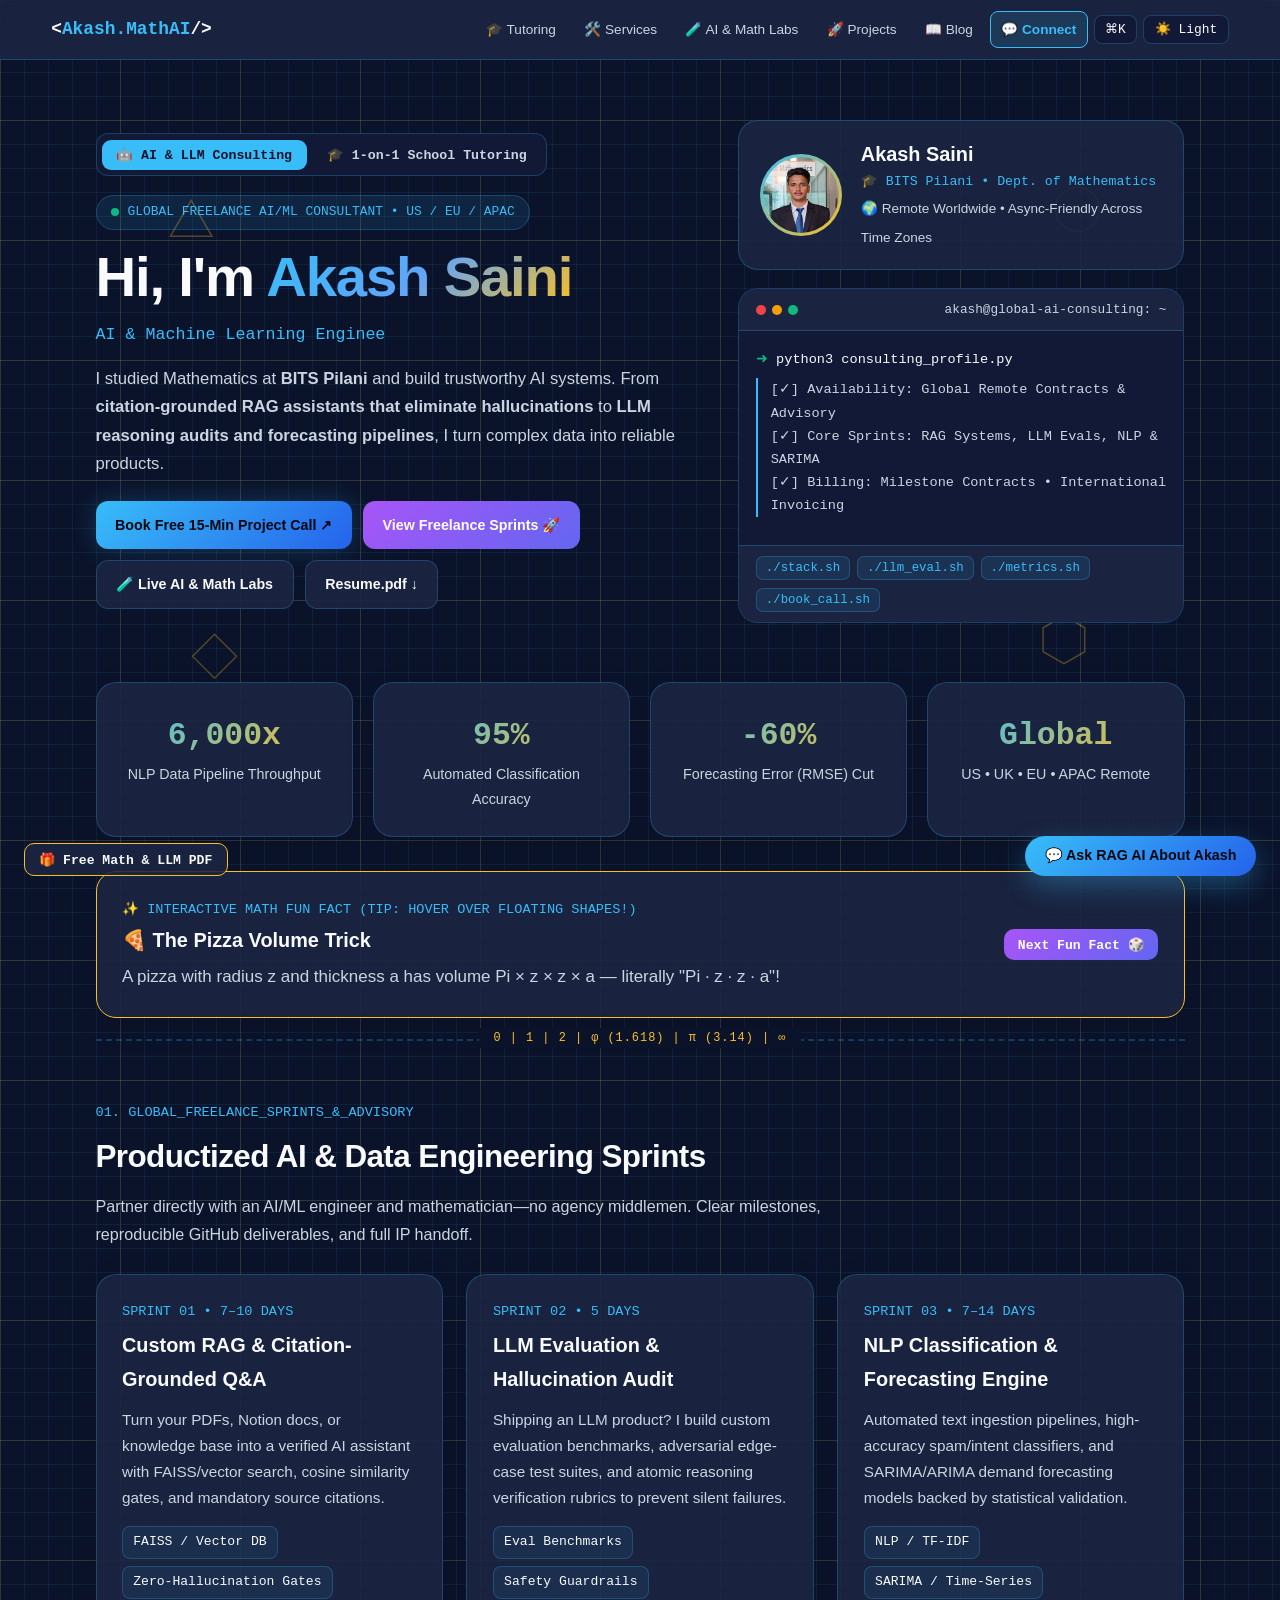
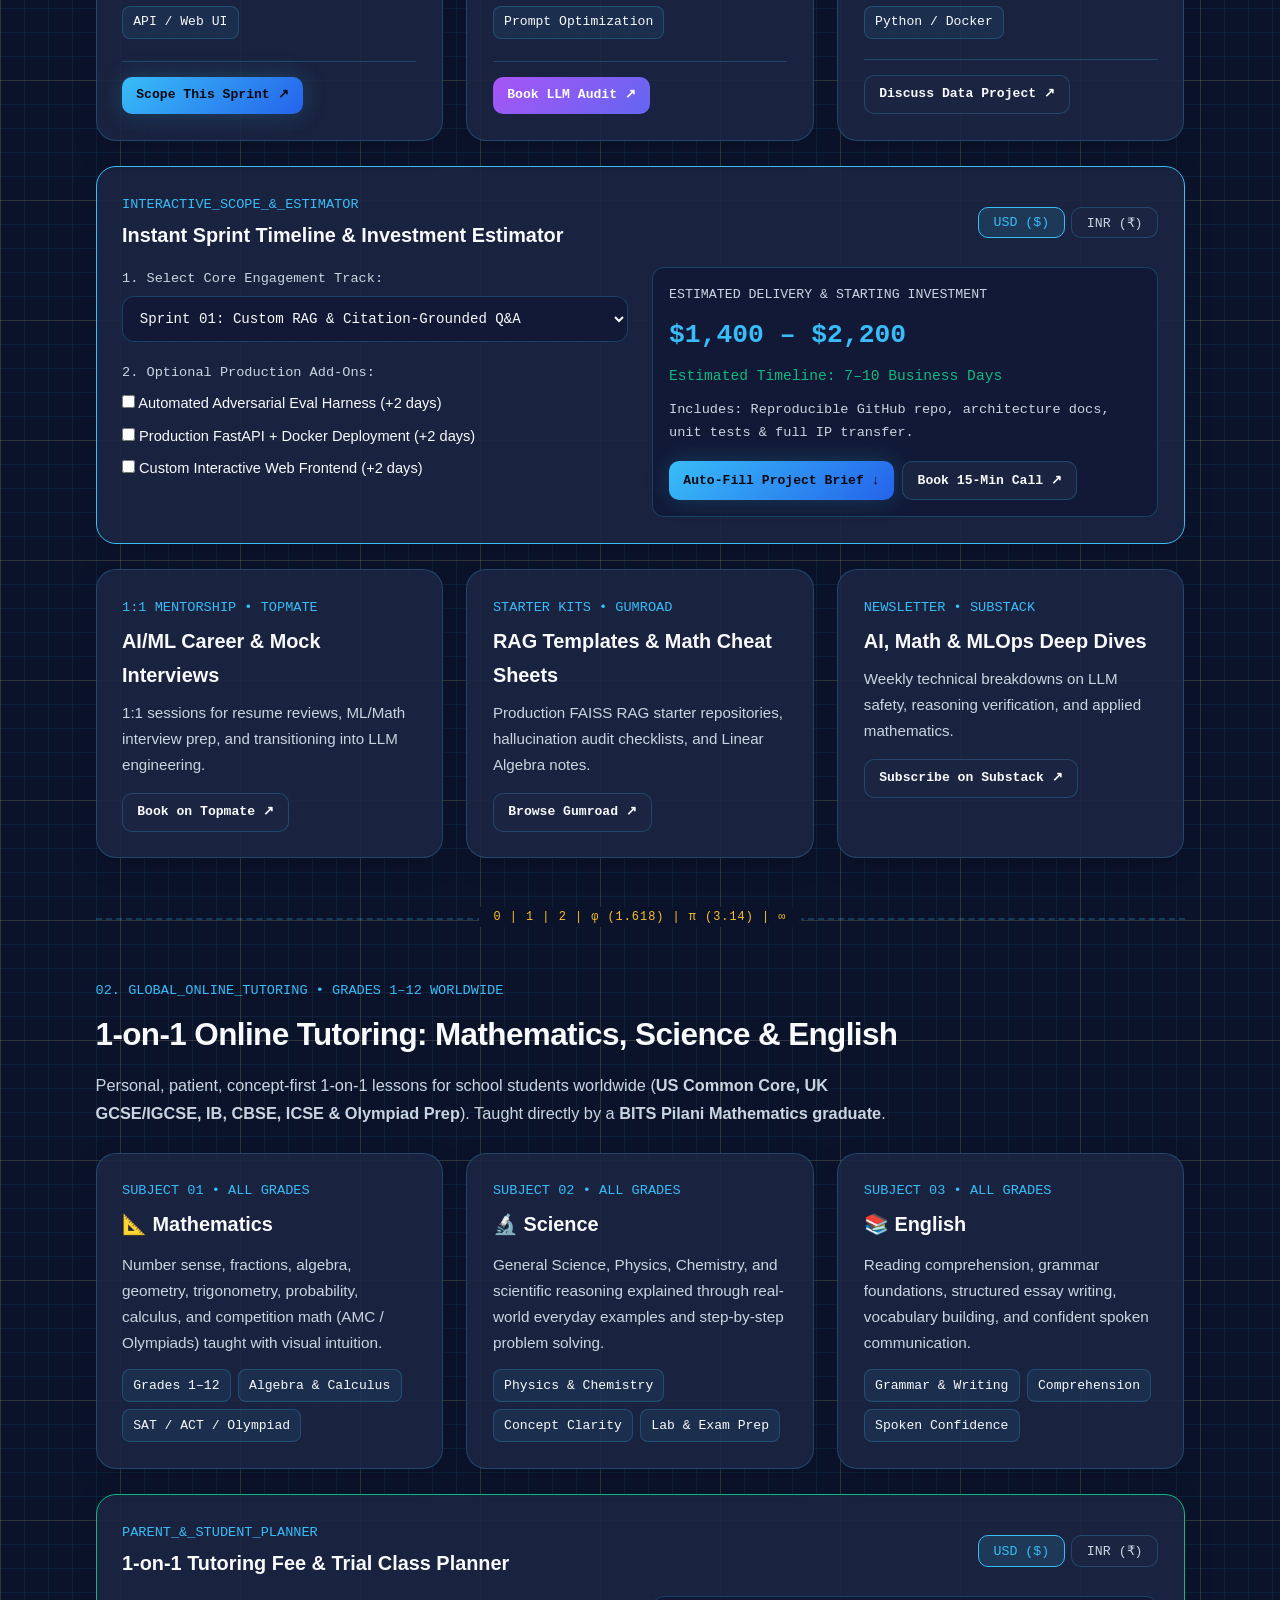
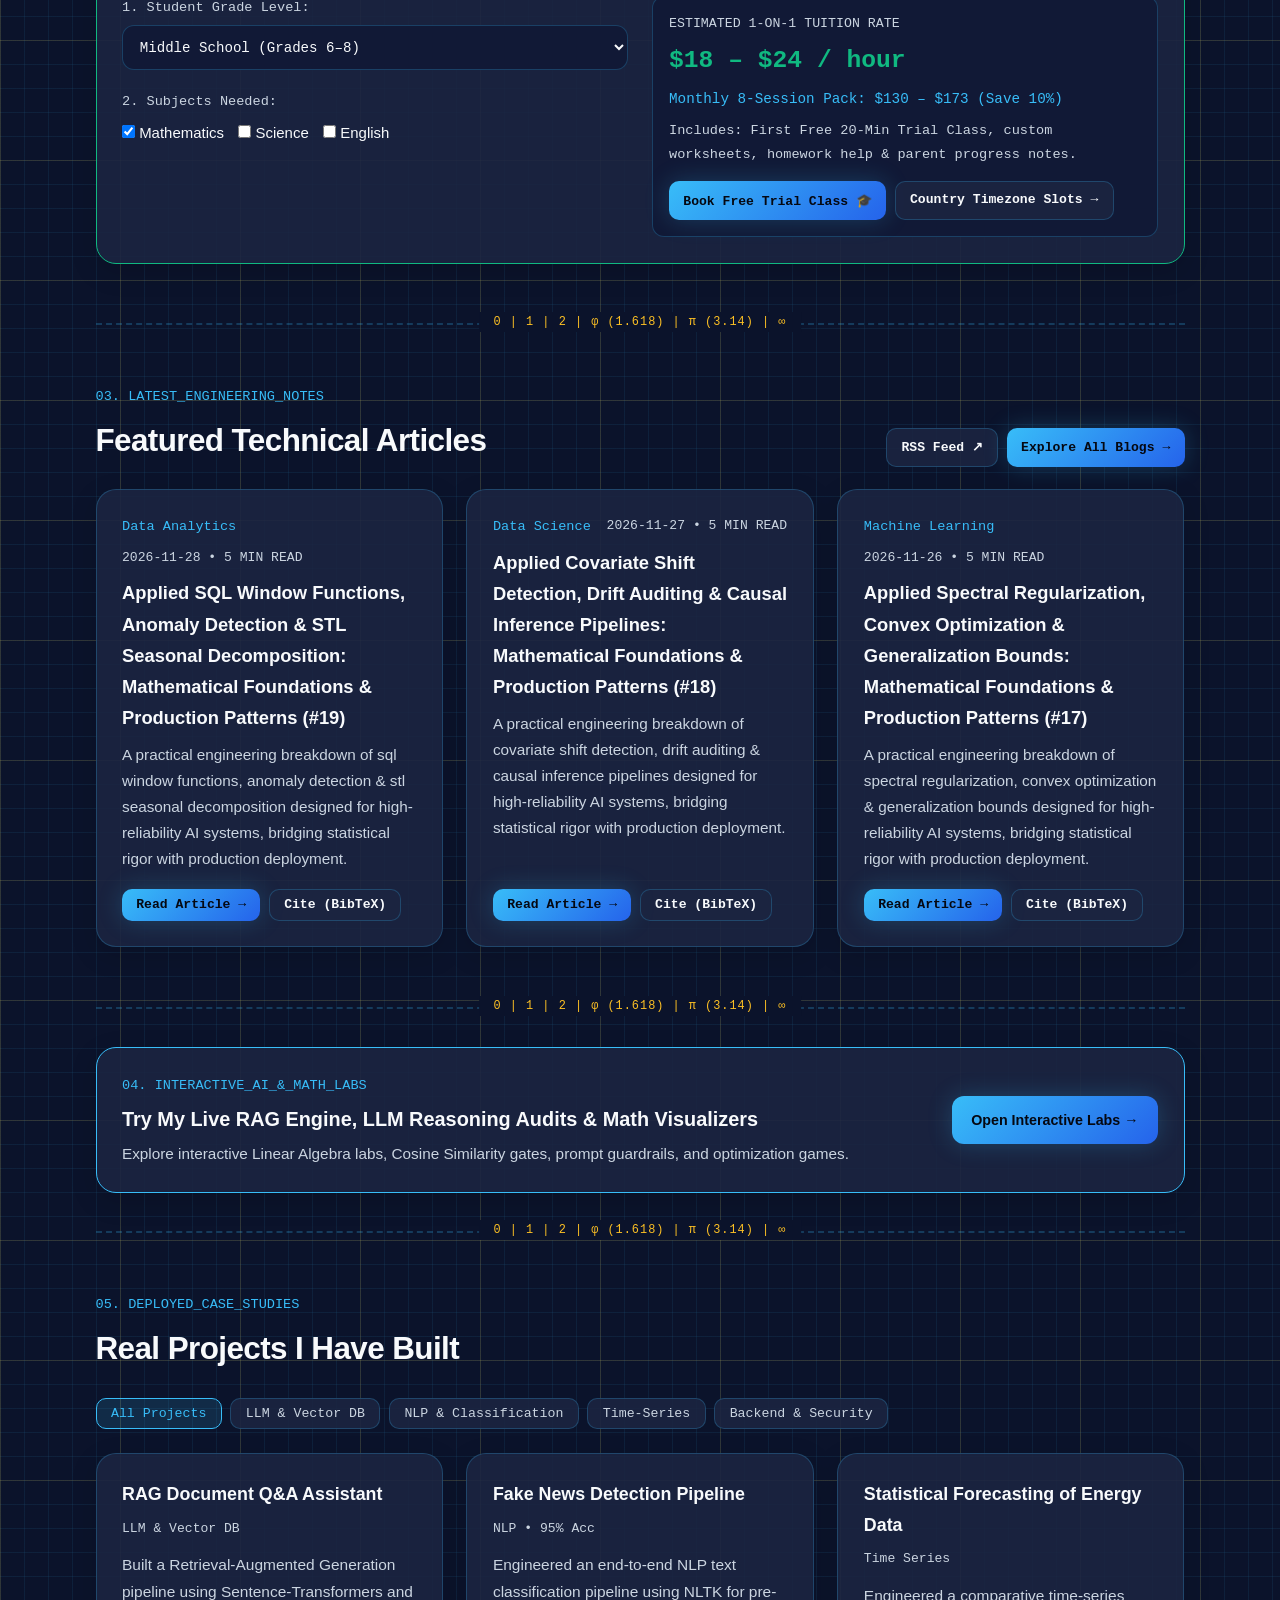
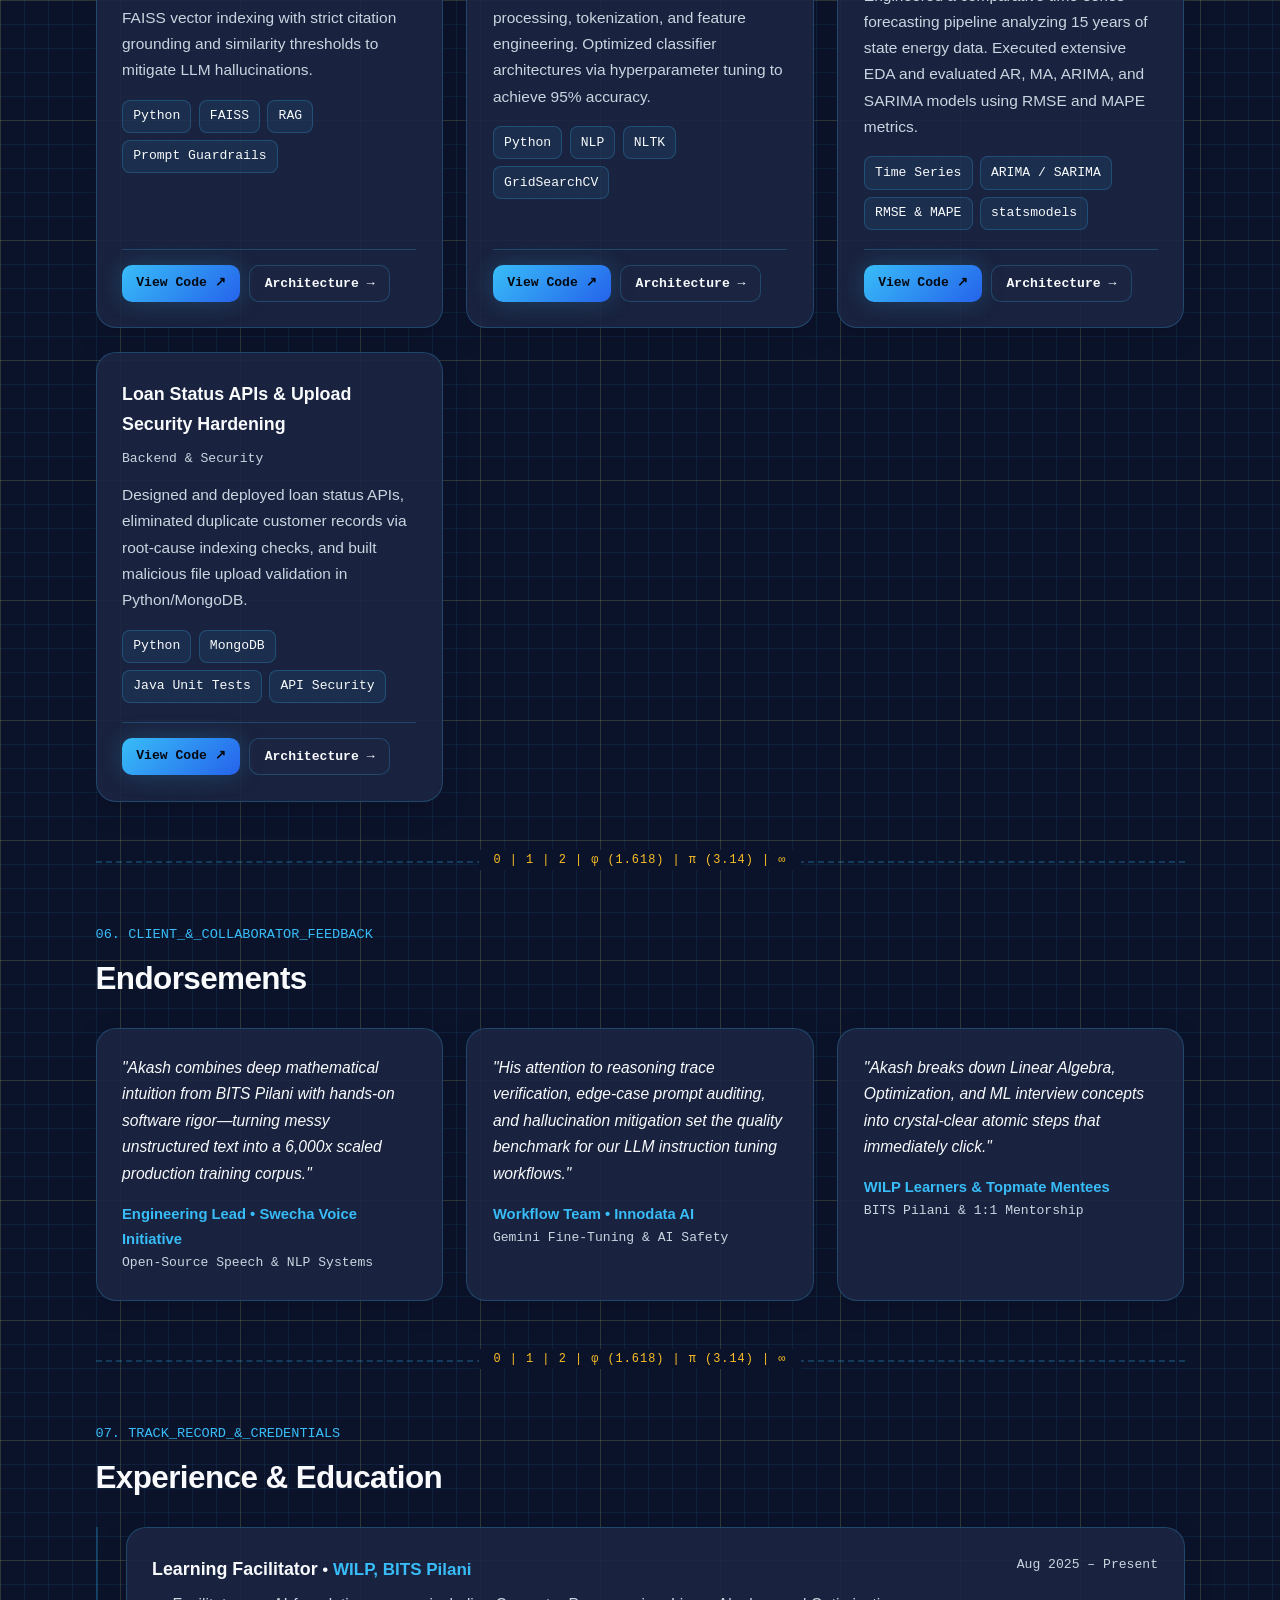
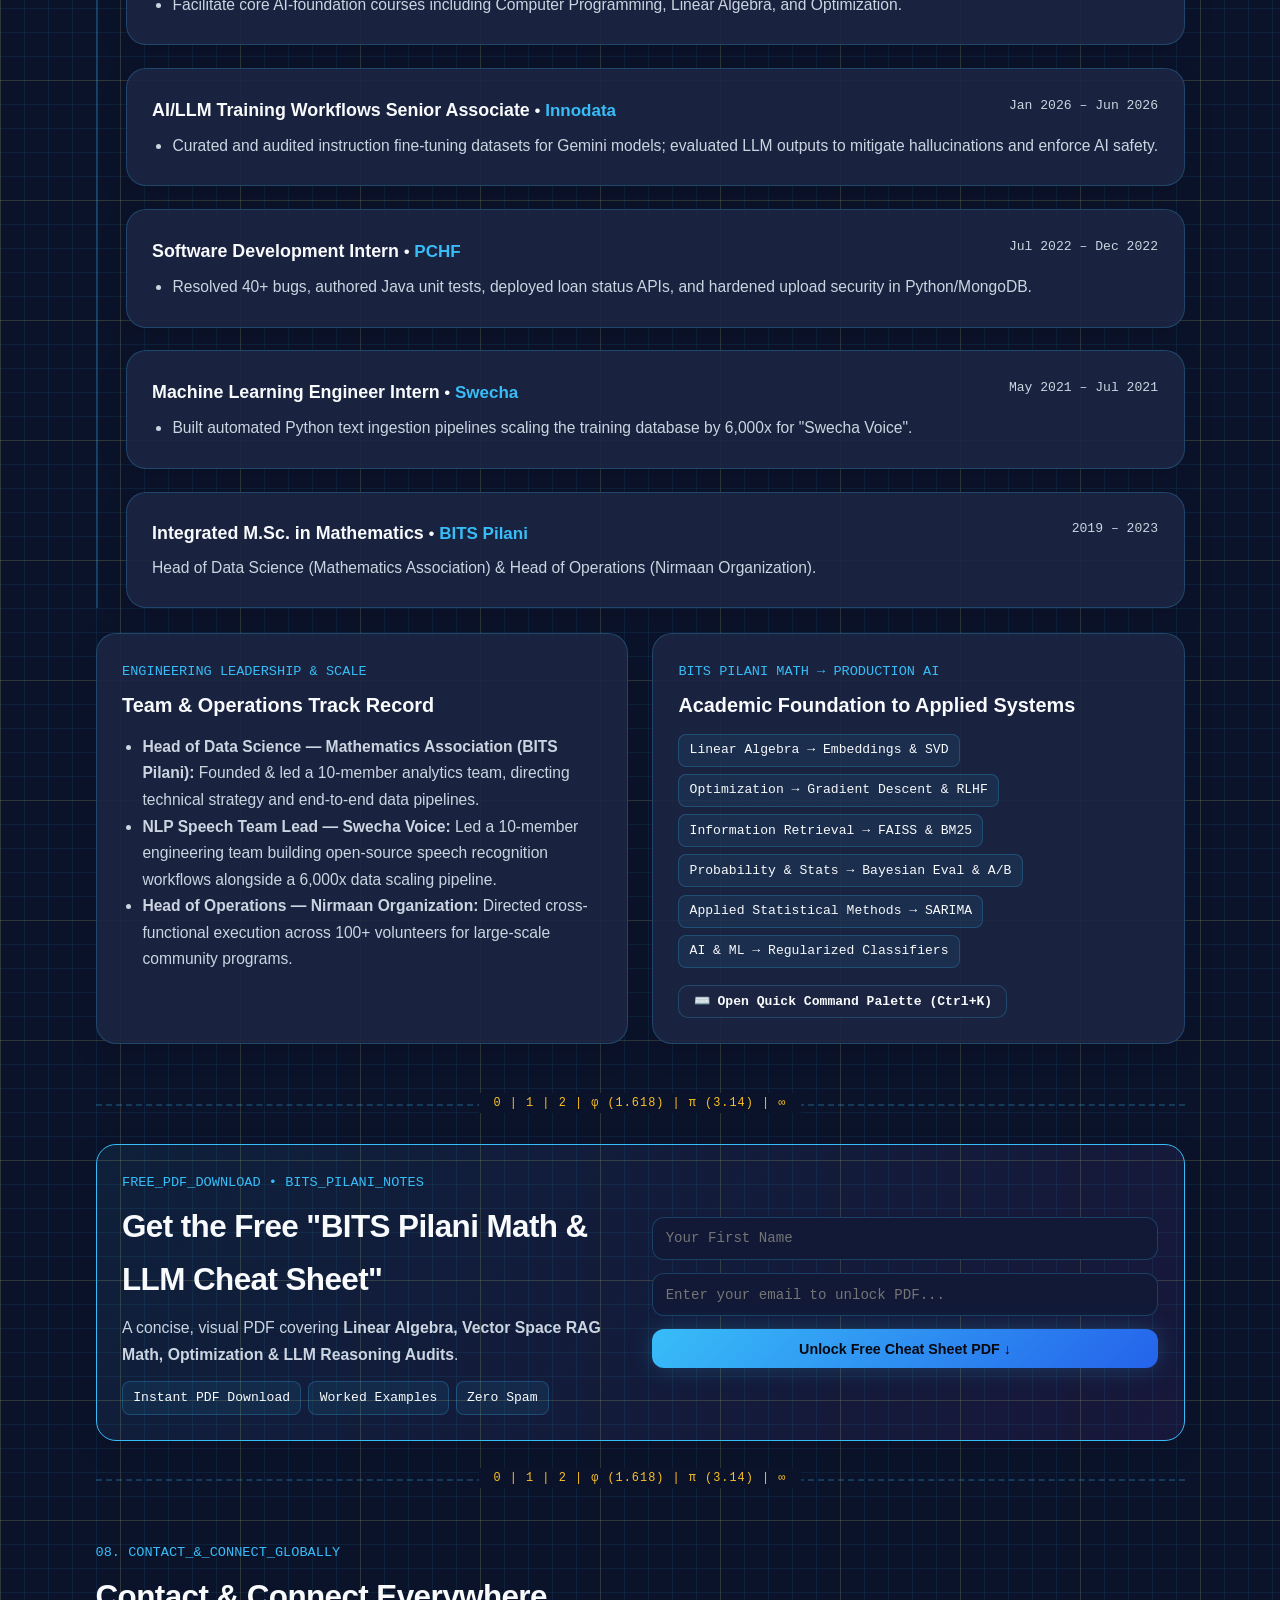
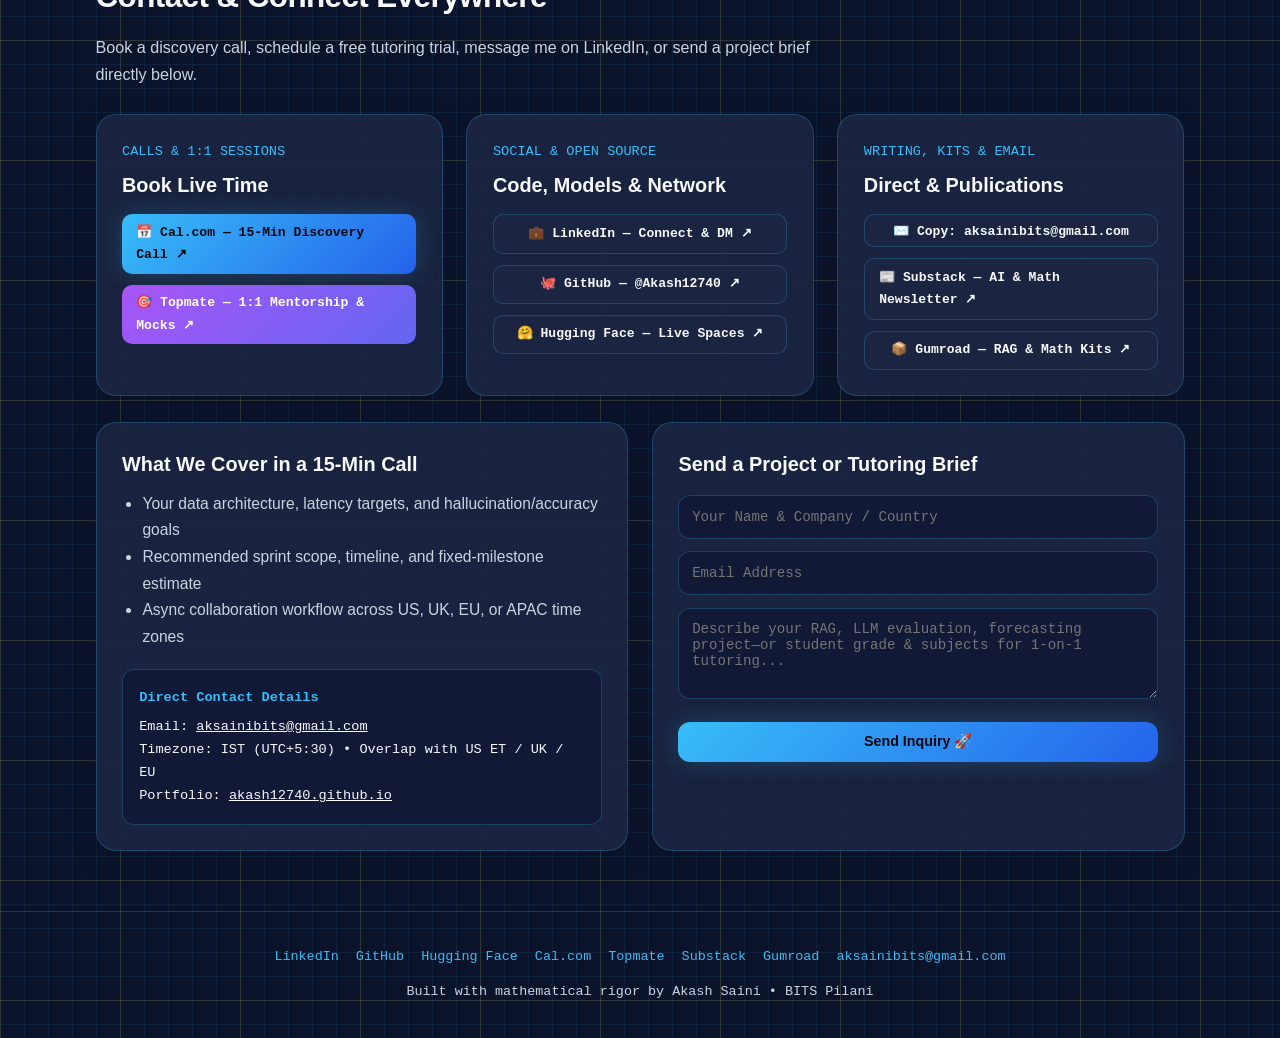
<file: index.html>
<!DOCTYPE html>
<html lang="en">
<head>
  <meta name="google-site-verification" content="jhp-RsoA1-D29NOqwKRhTYWUoN8IWeej4rWeJan6hCg" />
  <meta charset="UTF-8" />
  <meta name="viewport" content="width=device-width, initial-scale=1.0" />
  <meta http-equiv="Content-Security-Policy" content="default-src 'self'; script-src 'self' 'unsafe-inline' https://cdn.jsdelivr.net https://www.googletagmanager.com https://static.cloudflareinsights.com; style-src 'self' 'unsafe-inline' https://fonts.googleapis.com; font-src 'self' https://fonts.gstatic.com; img-src 'self' data: https:; frame-src https://akash12740-rag-document-qa-demo.static.hf.space; connect-src 'self' https://api.web3forms.com https://script.google.com https://script.googleusercontent.com https://www.google-analytics.com https://cloudflareinsights.com; base-uri 'self'; form-action 'self' https://api.web3forms.com;" />
  <meta name="referrer" content="strict-origin-when-cross-origin" />
  <meta http-equiv="Permissions-Policy" content="camera=(), microphone=(), geolocation=(), payment=()" />

  <title>Akash Saini | BITS Pilani Mathematics • AI/ML Engineer & Global Online Tutor</title>
  <link rel="icon" type="image/svg+xml" href="assets/img/logo.svg" />
  <meta name="description" content="Akash Saini (BITS Pilani M.Sc. Mathematics) — Global Freelance AI/ML Engineer & 1-on-1 Online Maths, Science & English Tutor. Custom RAG pipelines, LLM evaluation audits, NLP classifiers (95% acc), SARIMA forecasting & K-12 tutoring worldwide." />
  <meta name="keywords" content="Akash Saini, Akash Saini BITS Pilani, Freelance AI Engineer, RAG Pipeline Developer, LLM Evaluation Expert, Online Math Tutor, IB Math Tutor, IGCSE Tutor, BITS Pilani Mathematics" />
  <meta name="author" content="Akash Saini" />
  <meta name="robots" content="index, follow, max-snippet:-1, max-image-preview:large, max-video-preview:-1" />
  <link rel="canonical" href="https://akash12740.github.io/" />
  <link rel="alternate" type="application/rss+xml" title="Akash Saini AI & Math Engineering RSS" href="https://akash12740.github.io/rss.xml" />
  <link rel="manifest" href="manifest.json" />

  <meta property="og:type" content="website" />
  <meta property="og:site_name" content="Akash Saini — AI/ML Engineering & Applied Mathematics" />
  <meta property="og:url" content="https://akash12740.github.io/" />
  <meta property="og:title" content="Akash Saini | Freelance AI/ML Consultant & BITS Pilani Mathematician" />
  <meta property="og:description" content="Zero-hallucination RAG systems, LLM reasoning audits, NLP pipelines, forecasting models & 1-on-1 online school tutoring worldwide." />
  <meta property="og:image" content="https://akash12740.github.io/IMG_Akash_Saini.jpg" />

  <meta name="twitter:card" content="summary_large_image" />
  <meta name="twitter:title" content="Akash Saini | Freelance AI & ML Engineer" />
  <meta name="twitter:description" content="Custom RAG assistants, LLM evaluation rubrics, NLP pipelines & time-series forecasting. Available globally across US, EU & APAC." />
  <meta name="twitter:image" content="https://akash12740.github.io/IMG_Akash_Saini.jpg" />

  <script type="application/ld+json">
  {
    "@context": "https://schema.org",
    "@graph": [
      {
        "@type": "Person",
        "@id": "https://akash12740.github.io/#person",
        "name": "Akash Saini",
        "alternateName": ["Akash Saini BITS Pilani", "Akash Saini Pilani", "Akash Saini Mathematics"],
        "url": "https://akash12740.github.io/",
        "image": "https://akash12740.github.io/IMG_Akash_Saini.jpg",
        "jobTitle": "Freelance AI & Machine Learning Engineer | Mathematics Educator",
        "alumniOf": {
          "@type": "CollegeOrUniversity",
          "name": "Birla Institute of Technology and Science, Pilani (BITS Pilani)",
          "address": { "@type": "PostalAddress", "addressLocality": "Pilani", "addressRegion": "Rajasthan", "addressCountry": "IN" }
        },
        "knowsAbout": ["Mathematics", "Linear Algebra", "Optimization", "Artificial Intelligence", "Large Language Models (LLMs)", "Retrieval-Augmented Generation (RAG)", "LLM Evaluation", "Natural Language Processing (NLP)", "Time-Series Forecasting"],
        "sameAs": [
          "https://www.linkedin.com/in/akash-saini-83a42a1b1/",
          "https://github.com/Akash12740",
          "https://huggingface.co/Akash12740",
          "https://topmate.io/akash12740/",
          "https://substack.com/@akashsaini12740"
        ]
      },
      {
        "@type": "ProfessionalService",
        "@id": "https://akash12740.github.io/#service",
        "name": "Akash Saini — Global Freelance AI & ML Engineering Consulting",
        "url": "https://akash12740.github.io/",
        "provider": { "@id": "https://akash12740.github.io/#person" },
        "areaServed": "Worldwide",
        "availableLanguage": ["English", "Hindi"]
      }
    ]
  }
  </script>

  <script async src="https://www.googletagmanager.com/gtag/js?id=G-VHLC0PBK1D"></script>
  <script>window.dataLayer=window.dataLayer||[];function gtag(){dataLayer.push(arguments);}gtag('js',new Date());gtag('config','G-VHLC0PBK1D');</script>
  <script type="module" src="https://static.cloudflareinsights.com/beacon.min.js" data-cf-beacon='{"token": "759cdca45cac4461a43be4d13fcd7c42"}'></script>

  <link href="https://fonts.googleapis.com/css2?family=Fira+Code:wght@400;500;600&family=Inter:wght@400;500;600;700;800&display=swap" rel="stylesheet">
  <link rel="stylesheet" href="assets/css/style.css?v=6" />
</head>
<body>
  <div id="scroll-progress"></div>
  <canvas id="neural-canvas"></canvas>
  <div id="toast"></div>

  <nav>
    <a href="index.html" class="logo">&lt;<span>Akash.MathAI</span>/&gt;</a>
    <button class="mobile-menu-btn" onclick="toggleMobileNav()" aria-label="Toggle Menu">☰</button>
    <div class="nav-links">
      <a href="tutoring.html">🎓 Tutoring</a>
      <a href="#services">🛠️ Services</a>
      <a href="labs.html">🧪 AI &amp; Math Labs</a>
      <a href="#projects">🚀 Projects</a>
      <a href="blog.html">📖 Blog</a>
      <a href="#contact" class="nav-cta">💬 Connect</a>
      <button type="button" class="theme-btn" onclick="toggleCommandPalette()" title="Quick Search">⌘K</button>
      <button type="button" id="themeToggle" class="theme-btn" onclick="toggleTheme()">☀️ Light</button>
    </div>
  </nav>

  <main class="container">
    <!-- Hero with Interactive Audience Switcher -->
    <header>
      <div>
        <div class="audience-switch" role="tablist" aria-label="Select visitor focus">
          <button type="button" class="audience-tab active" onclick="switchAudience('ai', this)">🤖 AI &amp; LLM Consulting</button>
          <button type="button" class="audience-tab" onclick="switchAudience('tutor', this)">🎓 1-on-1 School Tutoring</button>
        </div>
        <div class="status-pill"><span class="pulse-dot"></span><span id="heroPillText">GLOBAL FREELANCE AI/ML CONSULTANT • US / EU / APAC</span></div>
        <h1>Hi, I'm <span class="gradient-text">Akash Saini</span></h1>
        <div class="typing-wrapper"><span id="typed-text"></span></div>
        <p class="hero-desc" id="heroDescText">
          I studied Mathematics at <strong>BITS Pilani</strong> and build trustworthy AI systems. From <strong>citation-grounded RAG assistants that eliminate hallucinations</strong> to <strong>LLM reasoning audits and forecasting pipelines</strong>, I turn complex data into reliable products.
        </p>
        <div class="cta-group" id="heroCtaGroup">
          <a href="https://cal.com/akash-saini-12740/15min" target="_blank" rel="noopener" class="btn btn-primary">Book Free 15-Min Project Call ↗</a>
          <a href="#services" class="btn btn-purple">View Freelance Sprints 🚀</a>
          <a href="labs.html" class="btn btn-glass">🧪 Live AI &amp; Math Labs</a>
          <a href="resume_AkashSaini.pdf" target="_blank" rel="noopener" class="btn btn-glass">Resume.pdf ↓</a>
        </div>
      </div>

      <div class="hero-right">
        <div class="profile-showcase">
          <div class="avatar-ring"><img src="IMG_Akash_Saini.jpg" alt="Akash Saini — Freelance AI and Machine Learning Engineer" /></div>
          <div>
            <h3>Akash Saini</h3>
            <span class="uni-badge">🎓 BITS Pilani • Dept. of Mathematics</span>
            <span class="loc-text">🌍 Remote Worldwide • Async-Friendly Across Time Zones</span>
          </div>
        </div>

        <div class="terminal">
          <div class="terminal-header">
            <div class="dots"><span class="dot red"></span><span class="dot yellow"></span><span class="dot green"></span></div>
            <span style="color:var(--muted); font-size:0.75rem;">akash@global-ai-consulting: ~</span>
          </div>
          <div class="terminal-body" id="terminal-body">
            <div><span style="color:#10b981;">➜</span> python3 consulting_profile.py</div>
            <div class="cmd-output">
              <div>[✓] Availability: Global Remote Contracts &amp; Advisory</div>
              <div>[✓] Core Sprints: RAG Systems, LLM Evals, NLP &amp; SARIMA</div>
              <div>[✓] Billing: Milestone Contracts • International Invoicing</div>
            </div>
          </div>
          <div class="terminal-actions">
            <button class="term-chip" onclick="runCmd('stack')">./stack.sh</button>
            <button class="term-chip" onclick="runCmd('llm')">./llm_eval.sh</button>
            <button class="term-chip" onclick="runCmd('impact')">./metrics.sh</button>
            <button class="term-chip" onclick="runCmd('contact')">./book_call.sh</button>
          </div>
        </div>
      </div>
    </header>

    <!-- Verified ROI Metrics -->
    <div class="metrics-grid">
      <div class="card metric-card"><div class="metric-num">6,000x</div><div class="metric-label">NLP Data Pipeline Throughput</div></div>
      <div class="card metric-card"><div class="metric-num">95%</div><div class="metric-label">Automated Classification Accuracy</div></div>
      <div class="card metric-card"><div class="metric-num">-60%</div><div class="metric-label">Forecasting Error (RMSE) Cut</div></div>
      <div class="card metric-card"><div class="metric-num">Global</div><div class="metric-label">US • UK • EU • APAC Remote</div></div>
    </div>

    <!-- Interactive Math Fun Fact Widget -->
    <div class="card" style="margin-bottom:1.25rem; border-color:var(--math-gold); display:flex; justify-content:space-between; align-items:center; flex-wrap:wrap; gap:1rem;">
      <div style="max-width:760px;">
        <span class="section-tag" style="margin-bottom:0.2rem;">✨ INTERACTIVE MATH FUN FACT (TIP: HOVER OVER FLOATING SHAPES!)</span>
        <h3 id="funFactTitle" style="margin-bottom:0.25rem;">🍕 The Pizza Volume Trick</h3>
        <p id="funFactText" style="color:var(--muted); margin:0;">A pizza with radius z and thickness a has volume Pi × z × z × a — literally "Pi · z · z · a"!</p>
      </div>
      <button type="button" class="btn btn-purple btn-sm" onclick="nextMathFunFact()">Next Fun Fact 🎲</button>
    </div>

    <!-- Productized Freelance Service Sprints -->
    <section id="services">
      <span class="section-tag">01. GLOBAL_FREELANCE_SPRINTS_&_ADVISORY</span>
      <h2>Productized AI &amp; Data Engineering Sprints</h2>
      <p style="color:var(--muted); max-width:780px; margin:-0.75rem 0 1.5rem; font-size:0.95rem;">
        Partner directly with an AI/ML engineer and mathematician—no agency middlemen. Clear milestones, reproducible GitHub deliverables, and full IP handoff.
      </p>
      <div class="grid-3" style="margin-bottom:1.5rem;">
        <div class="card" style="display:flex; flex-direction:column; justify-content:space-between;">
          <div>
            <span class="section-tag">SPRINT 01 • 7–10 DAYS</span>
            <h3 style="margin:0.35rem 0 0.6rem;">Custom RAG &amp; Citation-Grounded Q&amp;A</h3>
            <p style="color:var(--muted); font-size:0.9rem; margin-bottom:0.85rem;">Turn your PDFs, Notion docs, or knowledge base into a verified AI assistant with FAISS/vector search, cosine similarity gates, and mandatory source citations.</p>
            <div class="tags"><span class="tag">FAISS / Vector DB</span><span class="tag">Zero-Hallucination Gates</span><span class="tag">API / Web UI</span></div>
          </div>
          <div style="margin-top:1.2rem; padding-top:0.85rem; border-top:1px solid var(--border);">
            <a href="https://cal.com/akash-saini-12740/15min" target="_blank" rel="noopener" class="btn btn-primary btn-sm">Scope This Sprint ↗</a>
          </div>
        </div>

        <div class="card" style="display:flex; flex-direction:column; justify-content:space-between;">
          <div>
            <span class="section-tag">SPRINT 02 • 5 DAYS</span>
            <h3 style="margin:0.35rem 0 0.6rem;">LLM Evaluation &amp; Hallucination Audit</h3>
            <p style="color:var(--muted); font-size:0.9rem; margin-bottom:0.85rem;">Shipping an LLM product? I build custom evaluation benchmarks, adversarial edge-case test suites, and atomic reasoning verification rubrics to prevent silent failures.</p>
            <div class="tags"><span class="tag">Eval Benchmarks</span><span class="tag">Safety Guardrails</span><span class="tag">Prompt Optimization</span></div>
          </div>
          <div style="margin-top:1.2rem; padding-top:0.85rem; border-top:1px solid var(--border);">
            <a href="https://cal.com/akash-saini-12740/15min" target="_blank" rel="noopener" class="btn btn-purple btn-sm">Book LLM Audit ↗</a>
          </div>
        </div>

        <div class="card" style="display:flex; flex-direction:column; justify-content:space-between;">
          <div>
            <span class="section-tag">SPRINT 03 • 7–14 DAYS</span>
            <h3 style="margin:0.35rem 0 0.6rem;">NLP Classification &amp; Forecasting Engine</h3>
            <p style="color:var(--muted); font-size:0.9rem; margin-bottom:0.85rem;">Automated text ingestion pipelines, high-accuracy spam/intent classifiers, and SARIMA/ARIMA demand forecasting models backed by statistical validation.</p>
            <div class="tags"><span class="tag">NLP / TF-IDF</span><span class="tag">SARIMA / Time-Series</span><span class="tag">Python / Docker</span></div>
          </div>
          <div style="margin-top:1.2rem; padding-top:0.85rem; border-top:1px solid var(--border);">
            <a href="https://cal.com/akash-saini-12740/15min" target="_blank" rel="noopener" class="btn btn-glass btn-sm">Discuss Data Project ↗</a>
          </div>
        </div>
      </div>

      <!-- Interactive Sprint Scope & Pricing Estimator -->
      <div class="card" id="sprint-estimator" style="margin-bottom:1.5rem; border-color:var(--accent);">
        <div style="display:flex; justify-content:space-between; align-items:center; flex-wrap:wrap; gap:0.75rem; margin-bottom:0.85rem;">
          <div>
            <span class="section-tag" style="margin-bottom:0.2rem;">INTERACTIVE_SCOPE_&_ESTIMATOR</span>
            <h3 style="margin:0;">Instant Sprint Timeline &amp; Investment Estimator</h3>
          </div>
          <div style="display:flex; gap:0.4rem;">
            <button type="button" class="filter-btn active" id="currUsdBtn" onclick="setEstimatorCurrency('USD')">USD ($)</button>
            <button type="button" class="filter-btn" id="currInrBtn" onclick="setEstimatorCurrency('INR')">INR (₹)</button>
          </div>
        </div>
        <div class="grid-2" style="align-items:start;">
          <div>
            <label style="display:block; font-family:'Fira Code',monospace; font-size:0.8rem; color:var(--muted); margin-bottom:0.35rem;">1. Select Core Engagement Track:</label>
            <select id="estTrack" class="pg-input" onchange="updateSprintEstimate()">
              <option value="rag">Sprint 01: Custom RAG &amp; Citation-Grounded Q&amp;A</option>
              <option value="audit">Sprint 02: LLM Evaluation &amp; Hallucination Audit</option>
              <option value="nlp">Sprint 03: NLP Classification / SARIMA Forecasting Engine</option>
              <option value="retainer">Monthly Fractional AI &amp; Eval Advisor (10 hrs/mo)</option>
            </select>
            <label style="display:block; font-family:'Fira Code',monospace; font-size:0.8rem; color:var(--muted); margin:0.4rem 0;">2. Optional Production Add-Ons:</label>
            <div style="display:flex; flex-direction:column; gap:0.45rem; font-size:0.86rem; color:var(--text);">
              <label style="cursor:pointer;"><input type="checkbox" id="addonEval" onchange="updateSprintEstimate()" /> Automated Adversarial Eval Harness (+2 days)</label>
              <label style="cursor:pointer;"><input type="checkbox" id="addonDocker" onchange="updateSprintEstimate()" /> Production FastAPI + Docker Deployment (+2 days)</label>
              <label style="cursor:pointer;"><input type="checkbox" id="addonUi" onchange="updateSprintEstimate()" /> Custom Interactive Web Frontend (+2 days)</label>
            </div>
          </div>
          <div class="trace-box" style="margin:0; display:flex; flex-direction:column; justify-content:space-between; min-height:205px;">
            <div>
              <div style="color:var(--muted); font-size:0.78rem;">ESTIMATED DELIVERY &amp; STARTING INVESTMENT</div>
              <div id="estPriceDisplay" style="font-size:1.55rem; font-weight:800; color:var(--accent); margin:0.35rem 0;">$1,400 – $2,200</div>
              <div id="estTimeDisplay" style="font-size:0.86rem; color:var(--accent-green); margin-bottom:0.55rem;">Estimated Timeline: 7–10 Business Days</div>
              <div style="font-size:0.8rem; color:var(--muted);">Includes: Reproducible GitHub repo, architecture docs, unit tests &amp; full IP transfer.</div>
            </div>
            <div style="display:flex; gap:0.5rem; flex-wrap:wrap; margin-top:1rem;">
              <button type="button" class="btn btn-primary btn-sm" onclick="applyEstimateToContact()">Auto-Fill Project Brief ↓</button>
              <a href="https://cal.com/akash-saini-12740/15min" target="_blank" rel="noopener" class="btn btn-glass btn-sm">Book 15-Min Call ↗</a>
            </div>
          </div>
        </div>
      </div>

      <!-- 1:1 Mentorship, Starter Kits & Newsletter -->
      <div class="grid-3">
        <div class="card">
          <span class="section-tag">1:1 MENTORSHIP • TOPMATE</span>
          <h3>AI/ML Career &amp; Mock Interviews</h3>
          <p style="color:var(--muted); font-size:0.89rem; margin:0.45rem 0 0.9rem;">1:1 sessions for resume reviews, ML/Math interview prep, and transitioning into LLM engineering.</p>
          <a href="https://topmate.io/akash12740/" target="_blank" rel="noopener" class="btn btn-glass btn-sm">Book on Topmate ↗</a>
        </div>
        <div class="card">
          <span class="section-tag">STARTER KITS • GUMROAD</span>
          <h3>RAG Templates &amp; Math Cheat Sheets</h3>
          <p style="color:var(--muted); font-size:0.89rem; margin:0.45rem 0 0.9rem;">Production FAISS RAG starter repositories, hallucination audit checklists, and Linear Algebra notes.</p>
          <a href="https://akashsaini12740.gumroad.com" target="_blank" rel="noopener" class="btn btn-glass btn-sm">Browse Gumroad ↗</a>
        </div>
        <div class="card">
          <span class="section-tag">NEWSLETTER • SUBSTACK</span>
          <h3>AI, Math &amp; MLOps Deep Dives</h3>
          <p style="color:var(--muted); font-size:0.89rem; margin:0.45rem 0 0.9rem;">Weekly technical breakdowns on LLM safety, reasoning verification, and applied mathematics.</p>
          <a href="https://substack.com/@akashsaini12740" target="_blank" rel="noopener" class="btn btn-glass btn-sm">Subscribe on Substack ↗</a>
        </div>
      </div>
    </section>

    <!-- Global 1-on-1 School Tutoring -->
    <section id="tutoring">
      <span class="section-tag">02. GLOBAL_ONLINE_TUTORING • GRADES 1–12 WORLDWIDE</span>
      <h2>1-on-1 Online Tutoring: Mathematics, Science &amp; English</h2>
      <p style="color:var(--muted); max-width:800px; margin:-0.75rem 0 1.5rem; font-size:0.96rem;">
        Personal, patient, concept-first 1-on-1 lessons for school students worldwide (<strong>US Common Core, UK GCSE/IGCSE, IB, CBSE, ICSE &amp; Olympiad Prep</strong>). Taught directly by a <strong>BITS Pilani Mathematics graduate</strong>.
      </p>

      <div class="grid-3" style="margin-bottom:1.5rem;">
        <div class="card">
          <span class="section-tag">SUBJECT 01 • ALL GRADES</span>
          <h3 style="margin:0.35rem 0 0.55rem;">📐 Mathematics</h3>
          <p style="color:var(--muted); font-size:0.9rem; margin-bottom:0.8rem;">Number sense, fractions, algebra, geometry, trigonometry, probability, calculus, and competition math (AMC / Olympiads) taught with visual intuition.</p>
          <div class="tags"><span class="tag">Grades 1–12</span><span class="tag">Algebra &amp; Calculus</span><span class="tag">SAT / ACT / Olympiad</span></div>
        </div>
        <div class="card">
          <span class="section-tag">SUBJECT 02 • ALL GRADES</span>
          <h3 style="margin:0.35rem 0 0.55rem;">🔬 Science</h3>
          <p style="color:var(--muted); font-size:0.9rem; margin-bottom:0.8rem;">General Science, Physics, Chemistry, and scientific reasoning explained through real-world everyday examples and step-by-step problem solving.</p>
          <div class="tags"><span class="tag">Physics &amp; Chemistry</span><span class="tag">Concept Clarity</span><span class="tag">Lab &amp; Exam Prep</span></div>
        </div>
        <div class="card">
          <span class="section-tag">SUBJECT 03 • ALL GRADES</span>
          <h3 style="margin:0.35rem 0 0.55rem;">📚 English</h3>
          <p style="color:var(--muted); font-size:0.9rem; margin-bottom:0.8rem;">Reading comprehension, grammar foundations, structured essay writing, vocabulary building, and confident spoken communication.</p>
          <div class="tags"><span class="tag">Grammar &amp; Writing</span><span class="tag">Comprehension</span><span class="tag">Spoken Confidence</span></div>
        </div>
      </div>

      <div class="card" style="border-color:var(--accent-green);">
        <div style="display:flex; justify-content:space-between; align-items:center; flex-wrap:wrap; gap:0.75rem; margin-bottom:0.85rem;">
          <div>
            <span class="section-tag" style="margin-bottom:0.2rem;">PARENT_&_STUDENT_PLANNER</span>
            <h3 style="margin:0;">1-on-1 Tutoring Fee &amp; Trial Class Planner</h3>
          </div>
          <div style="display:flex; gap:0.4rem;">
            <button type="button" class="filter-btn active" id="tutUsdBtn" onclick="setTutorCurrency('USD')">USD ($)</button>
            <button type="button" class="filter-btn" id="tutInrBtn" onclick="setTutorCurrency('INR')">INR (₹)</button>
          </div>
        </div>

        <div class="grid-2" style="align-items:start;">
          <div>
            <label style="display:block; font-family:'Fira Code',monospace; font-size:0.8rem; color:var(--muted); margin-bottom:0.35rem;">1. Student Grade Level:</label>
            <select id="tutGrade" class="pg-input" onchange="updateTutorEstimate()">
              <option value="elem">Elementary / Primary School (Grades 1–5)</option>
              <option value="mid" selected>Middle School (Grades 6–8)</option>
              <option value="high">High School (Grades 9–10 • IGCSE / CBSE / ICSE)</option>
              <option value="senior">Senior Secondary &amp; Exam Prep (Grades 11–12 / IB / SAT)</option>
            </select>
            <label style="display:block; font-family:'Fira Code',monospace; font-size:0.8rem; color:var(--muted); margin:0.4rem 0;">2. Subjects Needed:</label>
            <div style="display:flex; flex-wrap:wrap; gap:0.85rem; font-size:0.88rem; color:var(--text);">
              <label style="cursor:pointer;"><input type="checkbox" id="subMath" checked onchange="updateTutorEstimate()" /> Mathematics</label>
              <label style="cursor:pointer;"><input type="checkbox" id="subSci" onchange="updateTutorEstimate()" /> Science</label>
              <label style="cursor:pointer;"><input type="checkbox" id="subEng" onchange="updateTutorEstimate()" /> English</label>
            </div>
          </div>

          <div class="trace-box" style="margin:0; display:flex; flex-direction:column; justify-content:space-between;">
            <div>
              <div style="color:var(--muted); font-size:0.78rem;">ESTIMATED 1-ON-1 TUITION RATE</div>
              <div id="tutRateDisplay" style="font-size:1.45rem; font-weight:800; color:var(--accent-green); margin:0.3rem 0;">$18 – $24 / hour</div>
              <div id="tutPackDisplay" style="font-size:0.84rem; color:var(--accent); margin-bottom:0.45rem;">Monthly 8-Session Pack: $135 – $180 (Save 10%)</div>
              <div style="font-size:0.8rem; color:var(--muted);">Includes: First Free 20-Min Trial Class, custom worksheets, homework help &amp; parent progress notes.</div>
            </div>
            <div style="display:flex; gap:0.5rem; flex-wrap:wrap; margin-top:0.9rem;">
              <button type="button" class="btn btn-primary btn-sm" onclick="openTuitionDemoPopup()">Book Free Trial Class 🎓</button>
              <a href="tutoring.html" class="btn btn-glass btn-sm">Country Timezone Slots →</a>
            </div>
          </div>
        </div>
      </div>
    </section>

    <!-- Featured Blogs -->
    <section id="featured-blogs">
      <div style="display:flex; justify-content:space-between; align-items:flex-end; flex-wrap:wrap; gap:1rem; margin-bottom:1.25rem;">
        <div>
          <span class="section-tag">03. LATEST_ENGINEERING_NOTES</span>
          <h2 style="margin-bottom:0;">Featured Technical Articles</h2>
        </div>
        <div style="display:flex; gap:0.5rem;">
          <a href="rss.xml" target="_blank" class="btn btn-glass btn-sm">RSS Feed ↗</a>
          <a href="blog.html" class="btn btn-primary btn-sm">Explore All Blogs →</a>
        </div>
      </div>
      <div class="grid-3" id="featured-blogs-grid"></div>
    </section>

    <!-- Interactive Labs CTA -->
    <section id="interactive-labs-cta" style="padding: 2.25rem 0;">
      <div class="card" style="display:flex; justify-content:space-between; align-items:center; flex-wrap:wrap; gap:1rem; border-color: var(--accent);">
        <div>
          <span class="section-tag">04. INTERACTIVE_AI_&_MATH_LABS</span>
          <h3 style="margin:0.25rem 0;">Try My Live RAG Engine, LLM Reasoning Audits &amp; Math Visualizers</h3>
          <p style="color:var(--muted); font-size:0.9rem; margin:0;">Explore interactive Linear Algebra labs, Cosine Similarity gates, prompt guardrails, and optimization games.</p>
        </div>
        <a href="labs.html" class="btn btn-primary">Open Interactive Labs →</a>
      </div>
    </section>

    <!-- Dynamic Projects -->
    <section id="projects">
      <span class="section-tag">05. DEPLOYED_CASE_STUDIES</span>
      <h2>Real Projects I Have Built</h2>
      <div class="filter-bar">
        <button class="filter-btn active" onclick="filterItems('project-card', 'all', this)">All Projects</button>
        <button class="filter-btn" onclick="filterItems('project-card', 'llm', this)">LLM &amp; Vector DB</button>
        <button class="filter-btn" onclick="filterItems('project-card', 'nlp', this)">NLP &amp; Classification</button>
        <button class="filter-btn" onclick="filterItems('project-card', 'ts', this)">Time-Series</button>
        <button class="filter-btn" onclick="filterItems('project-card', 'sec', this)">Backend &amp; Security</button>
      </div>
      <div class="grid-3" id="projects-grid"></div>
    </section>

    <!-- Endorsements -->
    <section id="testimonials">
      <span class="section-tag">06. CLIENT_&_COLLABORATOR_FEEDBACK</span>
      <h2>Endorsements</h2>
      <div class="grid-3" id="testimonials-grid"></div>
    </section>

    <!-- Experience & Education -->
    <section id="experience">
      <span class="section-tag">07. TRACK_RECORD_&_CREDENTIALS</span>
      <h2>Experience &amp; Education</h2>
      <div class="timeline">
        <div class="card">
          <div class="item-header"><div><span class="item-title">Learning Facilitator</span> • <span class="item-company">WILP, BITS Pilani</span></div><span class="item-date">Aug 2025 – Present</span></div>
          <ul class="item-list"><li>Facilitate core AI-foundation courses including Computer Programming, Linear Algebra, and Optimization.</li></ul>
        </div>
        <div class="card">
          <div class="item-header"><div><span class="item-title">AI/LLM Training Workflows Senior Associate</span> • <span class="item-company">Innodata</span></div><span class="item-date">Jan 2026 – Jun 2026</span></div>
          <ul class="item-list"><li>Curated and audited instruction fine-tuning datasets for Gemini models; evaluated LLM outputs to mitigate hallucinations and enforce AI safety.</li></ul>
        </div>
        <div class="card">
          <div class="item-header"><div><span class="item-title">Software Development Intern</span> • <span class="item-company">PCHF</span></div><span class="item-date">Jul 2022 – Dec 2022</span></div>
          <ul class="item-list"><li>Resolved 40+ bugs, authored Java unit tests, deployed loan status APIs, and hardened upload security in Python/MongoDB.</li></ul>
        </div>
        <div class="card">
          <div class="item-header"><div><span class="item-title">Machine Learning Engineer Intern</span> • <span class="item-company">Swecha</span></div><span class="item-date">May 2021 – Jul 2021</span></div>
          <ul class="item-list"><li>Built automated Python text ingestion pipelines scaling the training database by 6,000x for "Swecha Voice".</li></ul>
        </div>
        <div class="card">
          <div class="item-header"><div><span class="item-title">Integrated M.Sc. in Mathematics</span> • <span class="item-company">BITS Pilani</span></div><span class="item-date">2019 – 2023</span></div>
          <p style="color:var(--muted); font-size:0.92rem;">Head of Data Science (Mathematics Association) &amp; Head of Operations (Nirmaan Organization).</p>
        </div>
      </div>

      <div class="grid-2" style="margin-top:1.5rem;">
        <div class="card">
          <span class="section-tag">ENGINEERING LEADERSHIP &amp; SCALE</span>
          <h3 style="margin-bottom:0.65rem;">Team &amp; Operations Track Record</h3>
          <ul class="item-list">
            <li><strong>Head of Data Science — Mathematics Association (BITS Pilani):</strong> Founded &amp; led a 10-member analytics team, directing technical strategy and end-to-end data pipelines.</li>
            <li><strong>NLP Speech Team Lead — Swecha Voice:</strong> Led a 10-member engineering team building open-source speech recognition workflows alongside a 6,000x data scaling pipeline.</li>
            <li><strong>Head of Operations — Nirmaan Organization:</strong> Directed cross-functional execution across 100+ volunteers for large-scale community programs.</li>
          </ul>
        </div>
        <div class="card">
          <span class="section-tag">BITS PILANI MATH → PRODUCTION AI</span>
          <h3 style="margin-bottom:0.65rem;">Academic Foundation to Applied Systems</h3>
          <div class="tags" style="margin-top:0;">
            <span class="tag">Linear Algebra → Embeddings &amp; SVD</span>
            <span class="tag">Optimization → Gradient Descent &amp; RLHF</span>
            <span class="tag">Information Retrieval → FAISS &amp; BM25</span>
            <span class="tag">Probability &amp; Stats → Bayesian Eval &amp; A/B</span>
            <span class="tag">Applied Statistical Methods → SARIMA</span>
            <span class="tag">AI &amp; ML → Regularized Classifiers</span>
          </div>
          <div style="margin-top:1rem;">
            <button type="button" class="btn btn-glass btn-sm" onclick="toggleCommandPalette()">⌨️ Open Quick Command Palette (Ctrl+K)</button>
          </div>
        </div>
      </div>
    </section>

    <!-- Free Cheat Sheet Lead Magnet -->
    <section id="free-cheatsheet" style="padding: 2.25rem 0;">
      <div class="card" style="border-color: var(--accent); background: linear-gradient(135deg, rgba(56,189,248,0.08), rgba(168,85,247,0.08));">
        <div class="grid-2" style="align-items: center;">
          <div>
            <span class="section-tag">FREE_PDF_DOWNLOAD • BITS_PILANI_NOTES</span>
            <h2 style="margin-bottom: 0.5rem;">Get the Free "BITS Pilani Math &amp; LLM Cheat Sheet"</h2>
            <p style="color: var(--muted); font-size: 0.93rem; margin-bottom: 0.75rem;">A concise, visual PDF covering <strong>Linear Algebra, Vector Space RAG Math, Optimization &amp; LLM Reasoning Audits</strong>.</p>
            <div class="tags"><span class="tag">Instant PDF Download</span><span class="tag">Worked Examples</span><span class="tag">Zero Spam</span></div>
          </div>
          <div>
            <form id="leadMagnetForm" onsubmit="handleLeadCapture(event, 'inline')">
              <input type="text" id="leadNameInline" class="pg-input" placeholder="Your First Name" required />
              <input type="email" id="leadEmailInline" class="pg-input" placeholder="Enter your email to unlock PDF..." required />
              <button type="submit" class="btn btn-primary" style="width: 100%; justify-content: center;">Unlock Free Cheat Sheet PDF ↓</button>
            </form>
            <div id="leadUnlockInline" style="display:none; margin-top:0.75rem; padding:0.75rem; border-radius:8px; background:rgba(16,185,129,0.14); border:1px solid var(--accent-green);">✓ Unlocked! <a href="BITS_Pilani_Math_LLM_Cheat_Sheet.pdf" target="_blank" download style="color:var(--accent); font-weight:700;">Download BITS_Pilani_Math_LLM_Cheat_Sheet.pdf ↗</a></div>
          </div>
        </div>
      </div>
    </section>

    <!-- Contact & Connect Hub -->
    <section id="contact">
      <span class="section-tag">08. CONTACT_&_CONNECT_GLOBALLY</span>
      <h2>Contact &amp; Connect Everywhere</h2>
      <p style="color:var(--muted); max-width:760px; margin:-0.75rem 0 1.5rem; font-size:0.95rem;">
        Book a discovery call, schedule a free tutoring trial, message me on LinkedIn, or send a project brief directly below.
      </p>

      <div class="grid-3" style="margin-bottom:1.5rem;">
        <div class="card">
          <span class="section-tag">CALLS &amp; 1:1 SESSIONS</span>
          <h3 style="margin-bottom:0.65rem;">Book Live Time</h3>
          <div class="cta-group" style="flex-direction:column; align-items:stretch;">
            <a href="https://cal.com/akash-saini-12740/15min" target="_blank" rel="noopener" class="btn btn-primary btn-sm" style="justify-content:center;">📅 Cal.com — 15-Min Discovery Call ↗</a>
            <a href="https://topmate.io/akash12740/" target="_blank" rel="noopener" class="btn btn-purple btn-sm" style="justify-content:center;">🎯 Topmate — 1:1 Mentorship &amp; Mocks ↗</a>
          </div>
        </div>

        <div class="card">
          <span class="section-tag">SOCIAL &amp; OPEN SOURCE</span>
          <h3 style="margin-bottom:0.65rem;">Code, Models &amp; Network</h3>
          <div class="cta-group" style="flex-direction:column; align-items:stretch;">
            <a href="https://www.linkedin.com/in/akash-saini-83a42a1b1/" target="_blank" rel="noopener" class="btn btn-glass btn-sm" style="justify-content:center;">💼 LinkedIn — Connect &amp; DM ↗</a>
            <a href="https://github.com/Akash12740" target="_blank" rel="noopener" class="btn btn-glass btn-sm" style="justify-content:center;">🐙 GitHub — @Akash12740 ↗</a>
            <a href="https://huggingface.co/Akash12740" target="_blank" rel="noopener" class="btn btn-glass btn-sm" style="justify-content:center;">🤗 Hugging Face — Live Spaces ↗</a>
          </div>
        </div>

        <div class="card">
          <span class="section-tag">WRITING, KITS &amp; EMAIL</span>
          <h3 style="margin-bottom:0.65rem;">Direct &amp; Publications</h3>
          <div class="cta-group" style="flex-direction:column; align-items:stretch;">
            <button type="button" onclick="copyEmail()" class="btn btn-glass btn-sm" style="justify-content:center;">✉️ Copy: aksainibits@gmail.com</button>
            <a href="https://substack.com/@akashsaini12740" target="_blank" rel="noopener" class="btn btn-glass btn-sm" style="justify-content:center;">📰 Substack — AI &amp; Math Newsletter ↗</a>
            <a href="https://akashsaini12740.gumroad.com" target="_blank" rel="noopener" class="btn btn-glass btn-sm" style="justify-content:center;">📦 Gumroad — RAG &amp; Math Kits ↗</a>
          </div>
        </div>
      </div>

      <div class="grid-2">
        <div class="card">
          <h3 style="margin-bottom:0.5rem;">What We Cover in a 15-Min Call</h3>
          <ul class="item-list" style="margin-bottom:1.1rem;">
            <li>Your data architecture, latency targets, and hallucination/accuracy goals</li>
            <li>Recommended sprint scope, timeline, and fixed-milestone estimate</li>
            <li>Async collaboration workflow across US, UK, EU, or APAC time zones</li>
          </ul>
          <div class="trace-box" style="margin:0;">
            <div style="color:var(--accent); font-weight:700; margin-bottom:0.35rem;">Direct Contact Details</div>
            <div>Email: <a href="mailto:aksainibits@gmail.com" style="color:var(--text);">aksainibits@gmail.com</a></div>
            <div>Timezone: IST (UTC+5:30) • Overlap with US ET / UK / EU</div>
            <div>Portfolio: <a href="https://akash12740.github.io" style="color:var(--text);">akash12740.github.io</a></div>
          </div>
        </div>
        <div class="card">
          <h3 style="margin-bottom:0.75rem;">Send a Project or Tutoring Brief</h3>
          <form id="contactForm" onsubmit="handleContactSubmit(event)">
            <input type="hidden" id="web3Key" value="b85a0e4a-e4c4-4c83-84cf-5deb470c88c1" />
            <input type="text" id="senderName" class="pg-input" placeholder="Your Name & Company / Country" required />
            <input type="email" id="senderEmail" class="pg-input" placeholder="Email Address" required />
            <textarea id="senderMsg" class="pg-textarea" rows="4" placeholder="Describe your RAG, LLM evaluation, forecasting project—or student grade & subjects for 1-on-1 tutoring..." required></textarea>
            <button type="submit" class="btn btn-primary" style="width:100%; justify-content:center;">Send Inquiry 🚀</button>
          </form>
        </div>
      </div>
    </section>
  </main>

  <!-- Shared Reader Modal -->
  <div class="modal-backdrop" id="projectModal" onclick="closeModal(event)">
    <div class="modal-box">
      <button class="modal-close" onclick="closeModalBtn()">✕</button>
      <span class="section-tag" id="modalTag"></span>
      <h3 id="modalTitle" style="font-size:1.35rem; margin-bottom:0.5rem;"></h3>
      <div class="trace-box" id="modalArch" style="color:var(--accent);"></div>
      <div id="modalDesc" style="color:var(--muted); font-size:0.94rem; margin:1rem 0 1.25rem;"></div>
      <a id="modalRepoLink" href="#" target="_blank" rel="noopener" class="btn btn-primary btn-sm">Open ↗</a>
    </div>
  </div>

  <footer>
    <div style="display:flex; justify-content:center; flex-wrap:wrap; gap:1rem; margin-bottom:0.75rem;">
      <a href="https://www.linkedin.com/in/akash-saini-83a42a1b1/" target="_blank" rel="noopener" style="color:var(--accent); text-decoration:none;">LinkedIn</a>
      <a href="https://github.com/Akash12740" target="_blank" rel="noopener" style="color:var(--accent); text-decoration:none;">GitHub</a>
      <a href="https://huggingface.co/Akash12740" target="_blank" rel="noopener" style="color:var(--accent); text-decoration:none;">Hugging Face</a>
      <a href="https://cal.com/akash-saini-12740/15min" target="_blank" rel="noopener" style="color:var(--accent); text-decoration:none;">Cal.com</a>
      <a href="https://topmate.io/akash12740/" target="_blank" rel="noopener" style="color:var(--accent); text-decoration:none;">Topmate</a>
      <a href="https://substack.com/@akashsaini12740" target="_blank" rel="noopener" style="color:var(--accent); text-decoration:none;">Substack</a>
      <a href="https://akashsaini12740.gumroad.com" target="_blank" rel="noopener" style="color:var(--accent); text-decoration:none;">Gumroad</a>
      <a href="mailto:aksainibits@gmail.com" style="color:var(--accent); text-decoration:none;">aksainibits@gmail.com</a>
    </div>
    <div>Built with mathematical rigor by Akash Saini • BITS Pilani</div>
  </footer>

  <!-- Bottom-Right Cosine-Similarity Mini-RAG Assistant -->
  <div id="aiChatLauncher" style="position:fixed; bottom:24px; right:24px; z-index:1400;">
    <button type="button" onclick="togglePortfolioChat()" class="btn btn-primary" style="border-radius:999px; box-shadow:0 10px 28px rgba(56,189,248,0.32);">
      💬 Ask RAG AI About Akash
    </button>
  </div>

  <div id="aiChatBox" class="card" style="display:none; position:fixed; bottom:78px; right:24px; width:min(370px, calc(100vw - 48px)); z-index:1400; padding:1.1rem; border-color:var(--accent); box-shadow:0 16px 40px rgba(0,0,0,0.55);">
    <div style="display:flex; justify-content:space-between; align-items:center; margin-bottom:0.6rem; padding-bottom:0.5rem; border-bottom:1px solid var(--border);">
      <div>
        <span class="section-tag" style="margin:0; font-size:0.7rem;">COSINE_SIMILARITY_MINI_RAG</span>
        <strong style="font-size:0.9rem;">Grounded Portfolio Assistant</strong>
      </div>
      <button type="button" onclick="togglePortfolioChat()" style="background:none; border:none; color:var(--muted); font-size:1.1rem; cursor:pointer;">✕</button>
    </div>
    <div id="aiChatLog" class="trace-box" style="height:195px; overflow-y:auto; margin:0 0 0.65rem; font-size:0.78rem;">
      <div style="color:var(--accent);">Ask me anything! Answers are retrieved via real-time Bag-of-Words Cosine Similarity with source citations.</div>
    </div>
    <div style="display:flex; flex-wrap:wrap; gap:0.35rem; margin-bottom:0.6rem;">
      <button type="button" class="term-chip" onclick="askPortfolioBot('What are your consulting sprint prices?')">Sprint Pricing?</button>
      <button type="button" class="term-chip" onclick="askPortfolioBot('Tell me about Innodata LLM evaluation and RAG')">RAG &amp; Evals?</button>
      <button type="button" class="term-chip" onclick="askPortfolioBot('Do you offer 1-on-1 school math tutoring?')">School Tutoring?</button>
    </div>
    <form onsubmit="event.preventDefault(); const inp=document.getElementById('aiChatInput'); if(inp.value.trim()){ askPortfolioBot(inp.value.trim()); inp.value=''; }" style="display:flex; gap:0.4rem;">
      <input type="text" id="aiChatInput" class="pg-input" style="margin:0; padding:0.5rem 0.7rem; font-size:0.8rem;" placeholder="Ask a question..." />
      <button type="submit" class="btn btn-primary btn-sm">Ask</button>
    </form>
  </div>

  <!-- Ctrl+K Command Palette Modal -->
  <div id="cmdPaletteBackdrop" class="modal-backdrop" onclick="if(event.target.id==='cmdPaletteBackdrop') toggleCommandPalette()">
    <div class="modal-box" style="max-width:540px; padding:1.35rem;">
      <div style="display:flex; justify-content:space-between; align-items:center; margin-bottom:0.65rem;">
        <span class="section-tag" style="margin:0;">QUICK_COMMAND_PALETTE (CTRL+K / ESC)</span>
        <button type="button" class="modal-close" style="position:static;" onclick="toggleCommandPalette()">✕</button>
      </div>
      <input type="text" id="cmdSearchInput" class="pg-input" placeholder="Type a command (e.g., RAG, Tutoring, Pricing, Labs, Blog, Email)..." oninput="filterCommands(this.value)" />
      <div id="cmdList" style="display:flex; flex-direction:column; gap:0.4rem; max-height:260px; overflow-y:auto;"></div>
    </div>
  </div>

  <div id="shapeTooltip"></div>
  <script src="assets/js/app.js?v=6"></script>
</body>
</html>
</file>
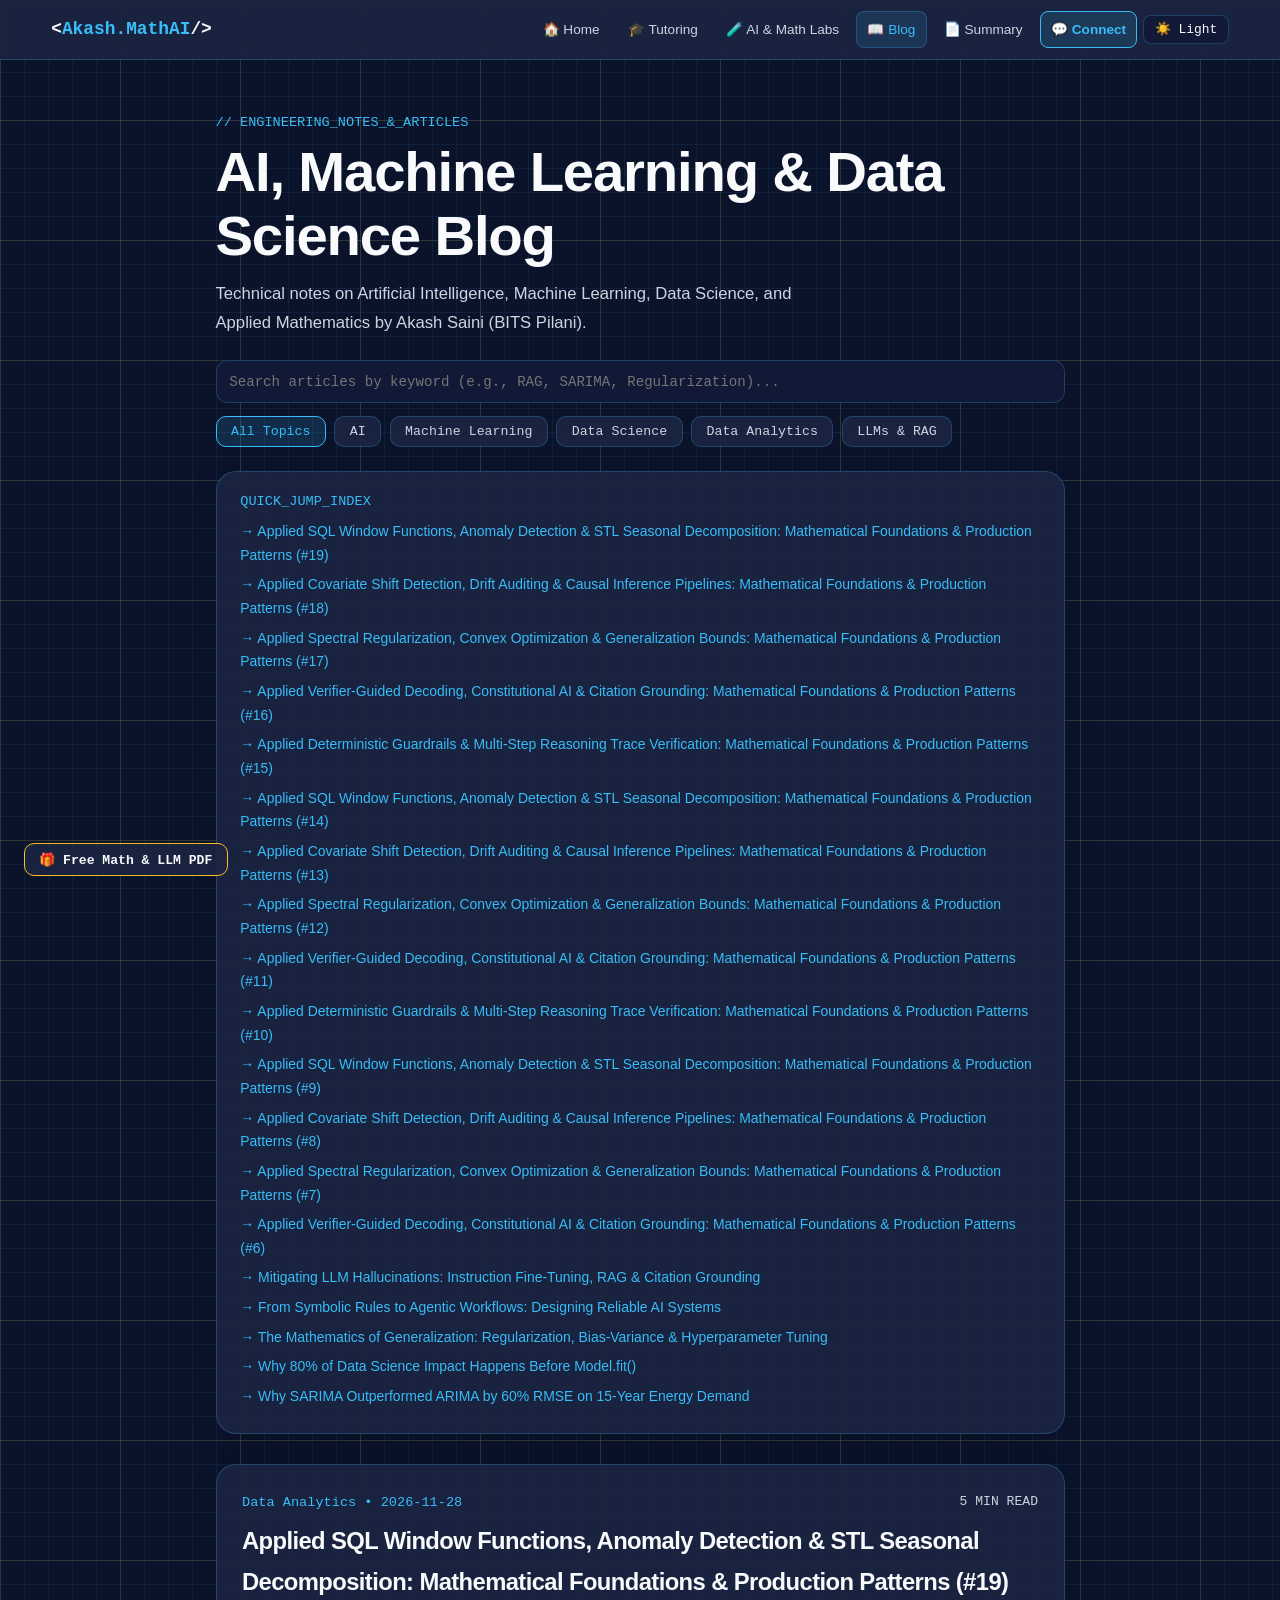
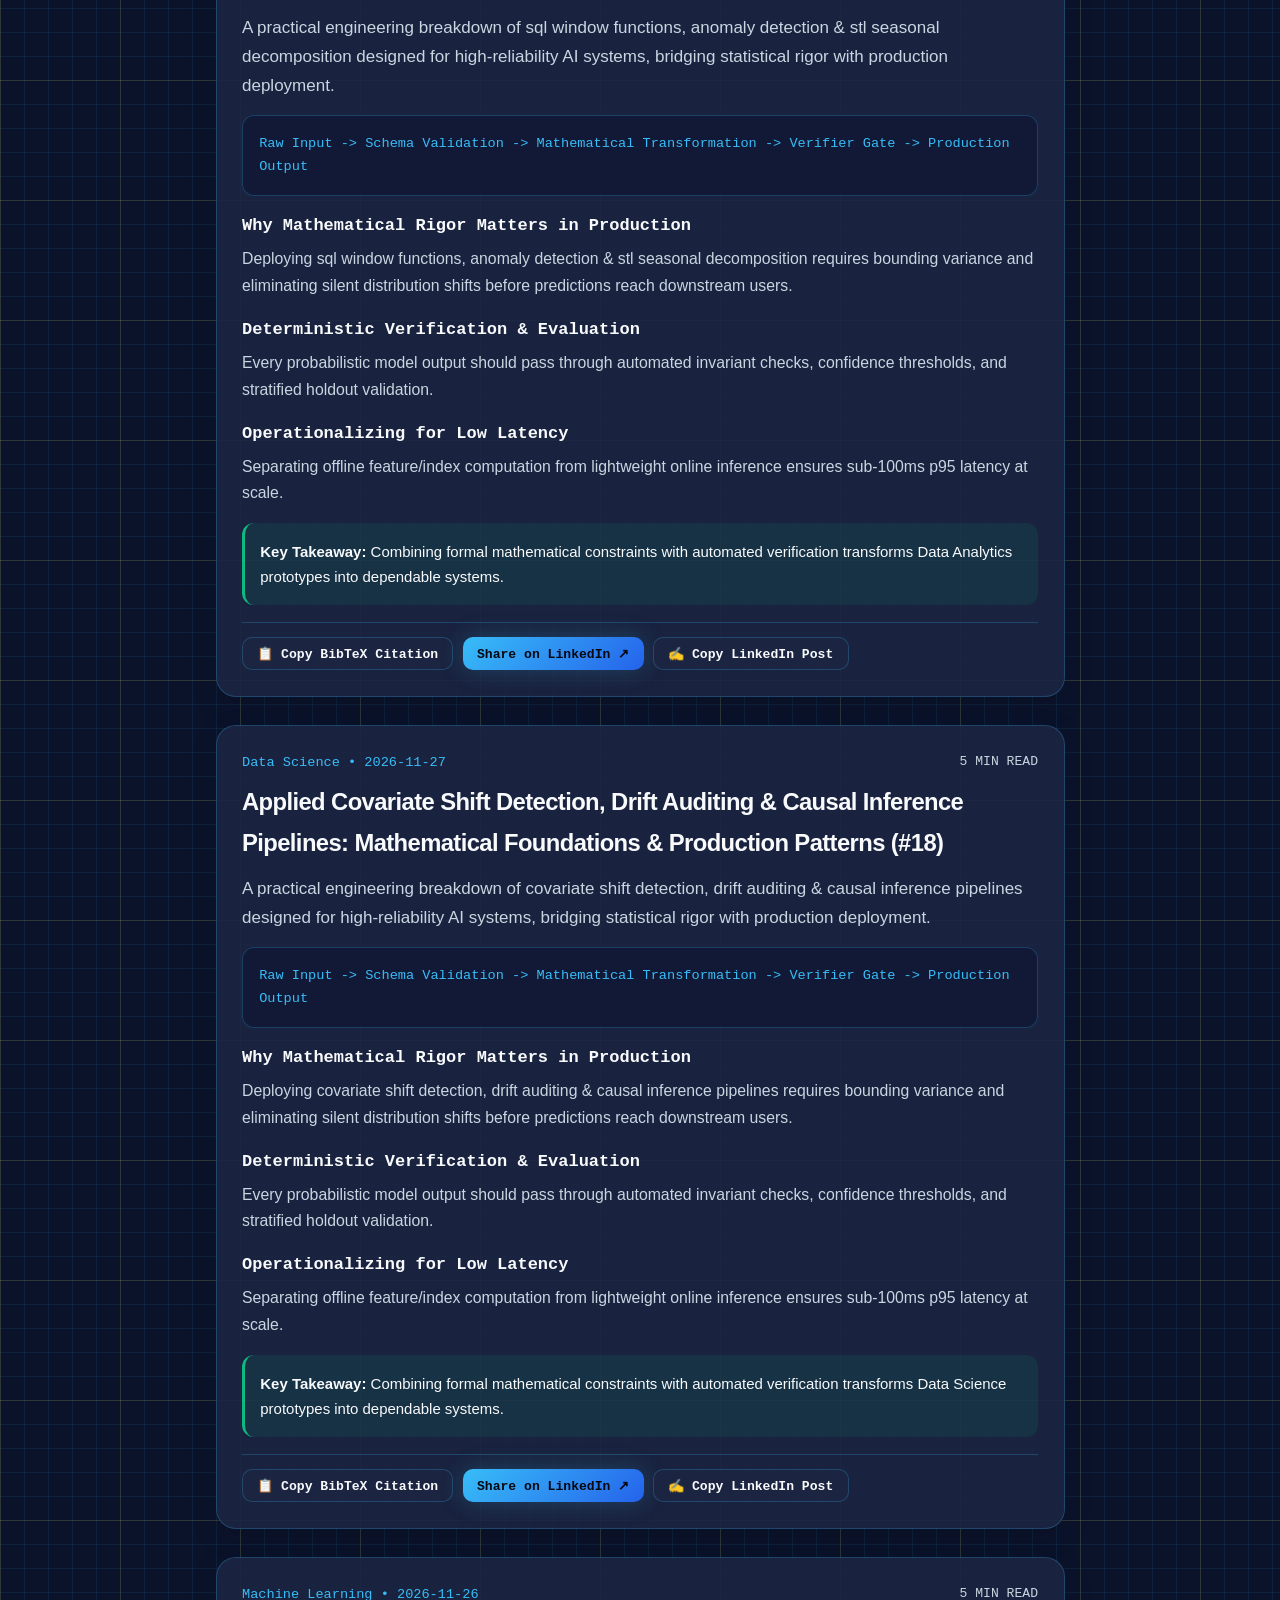
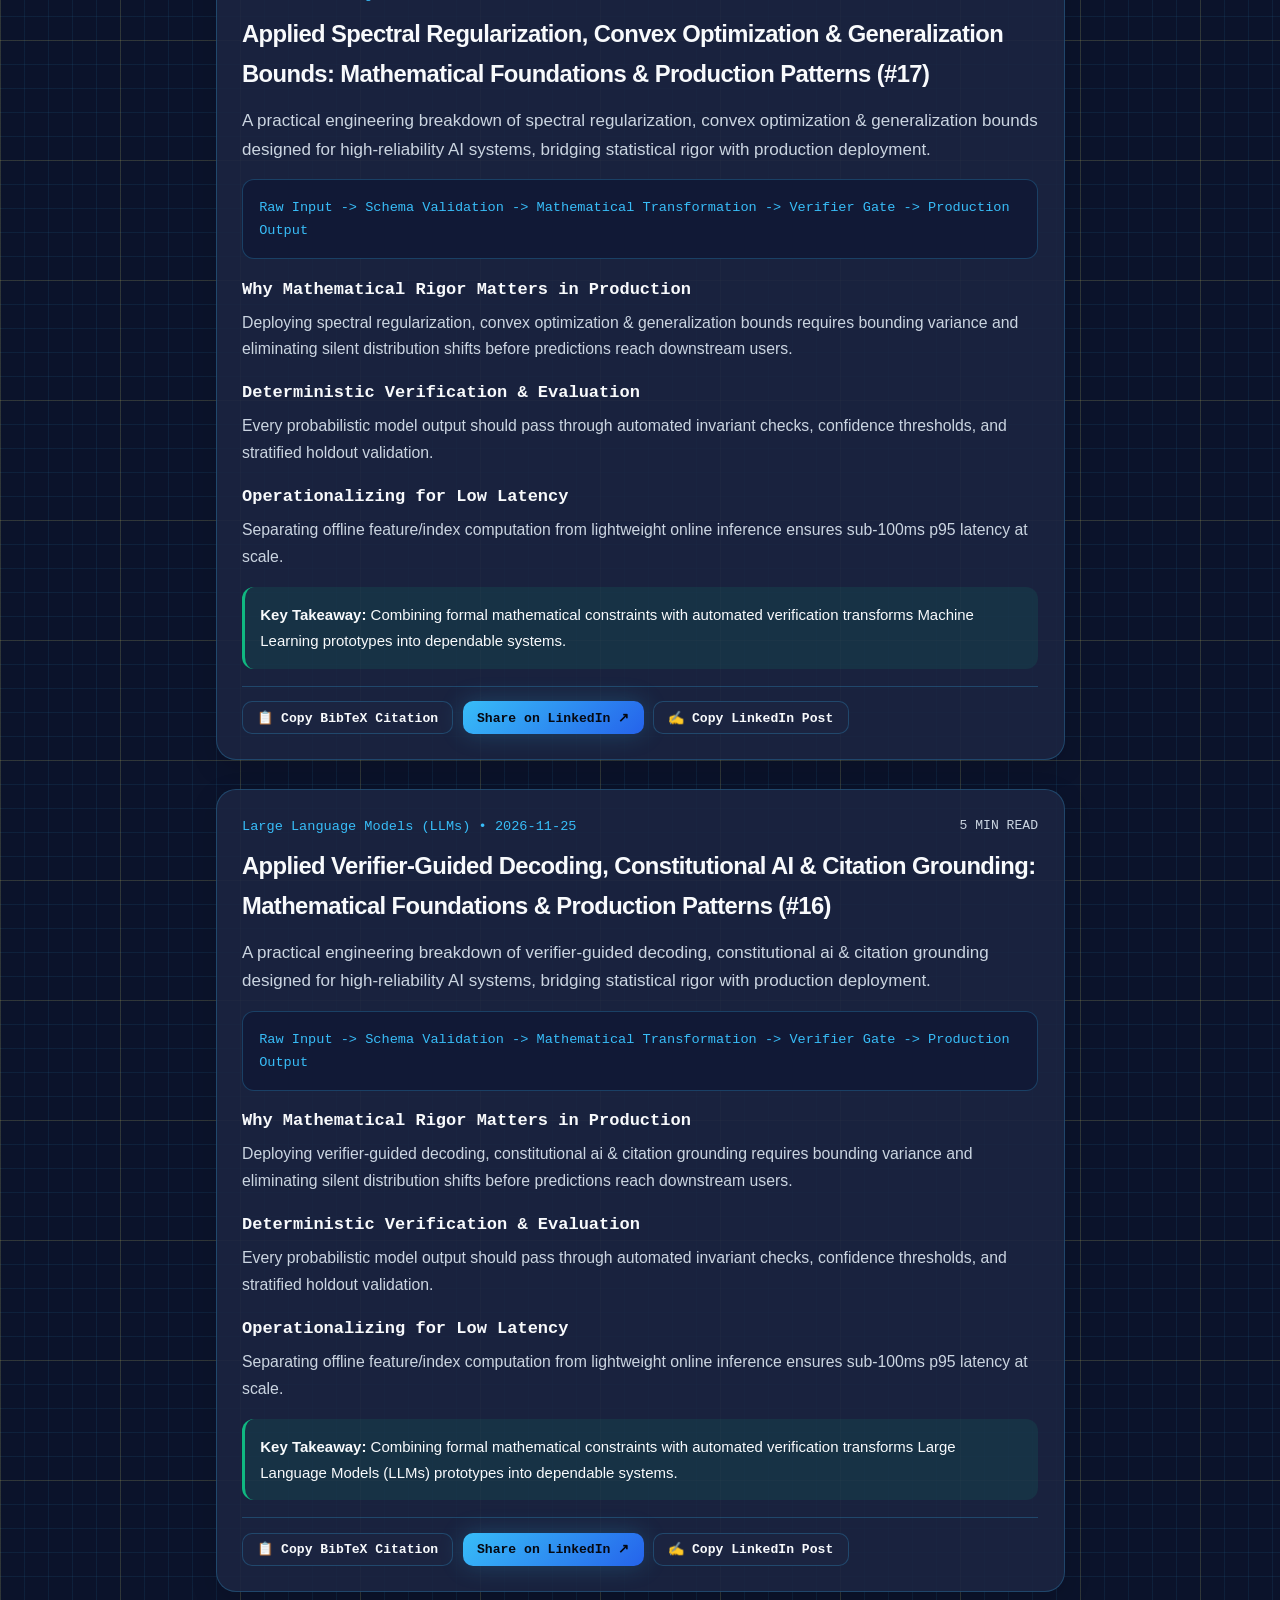
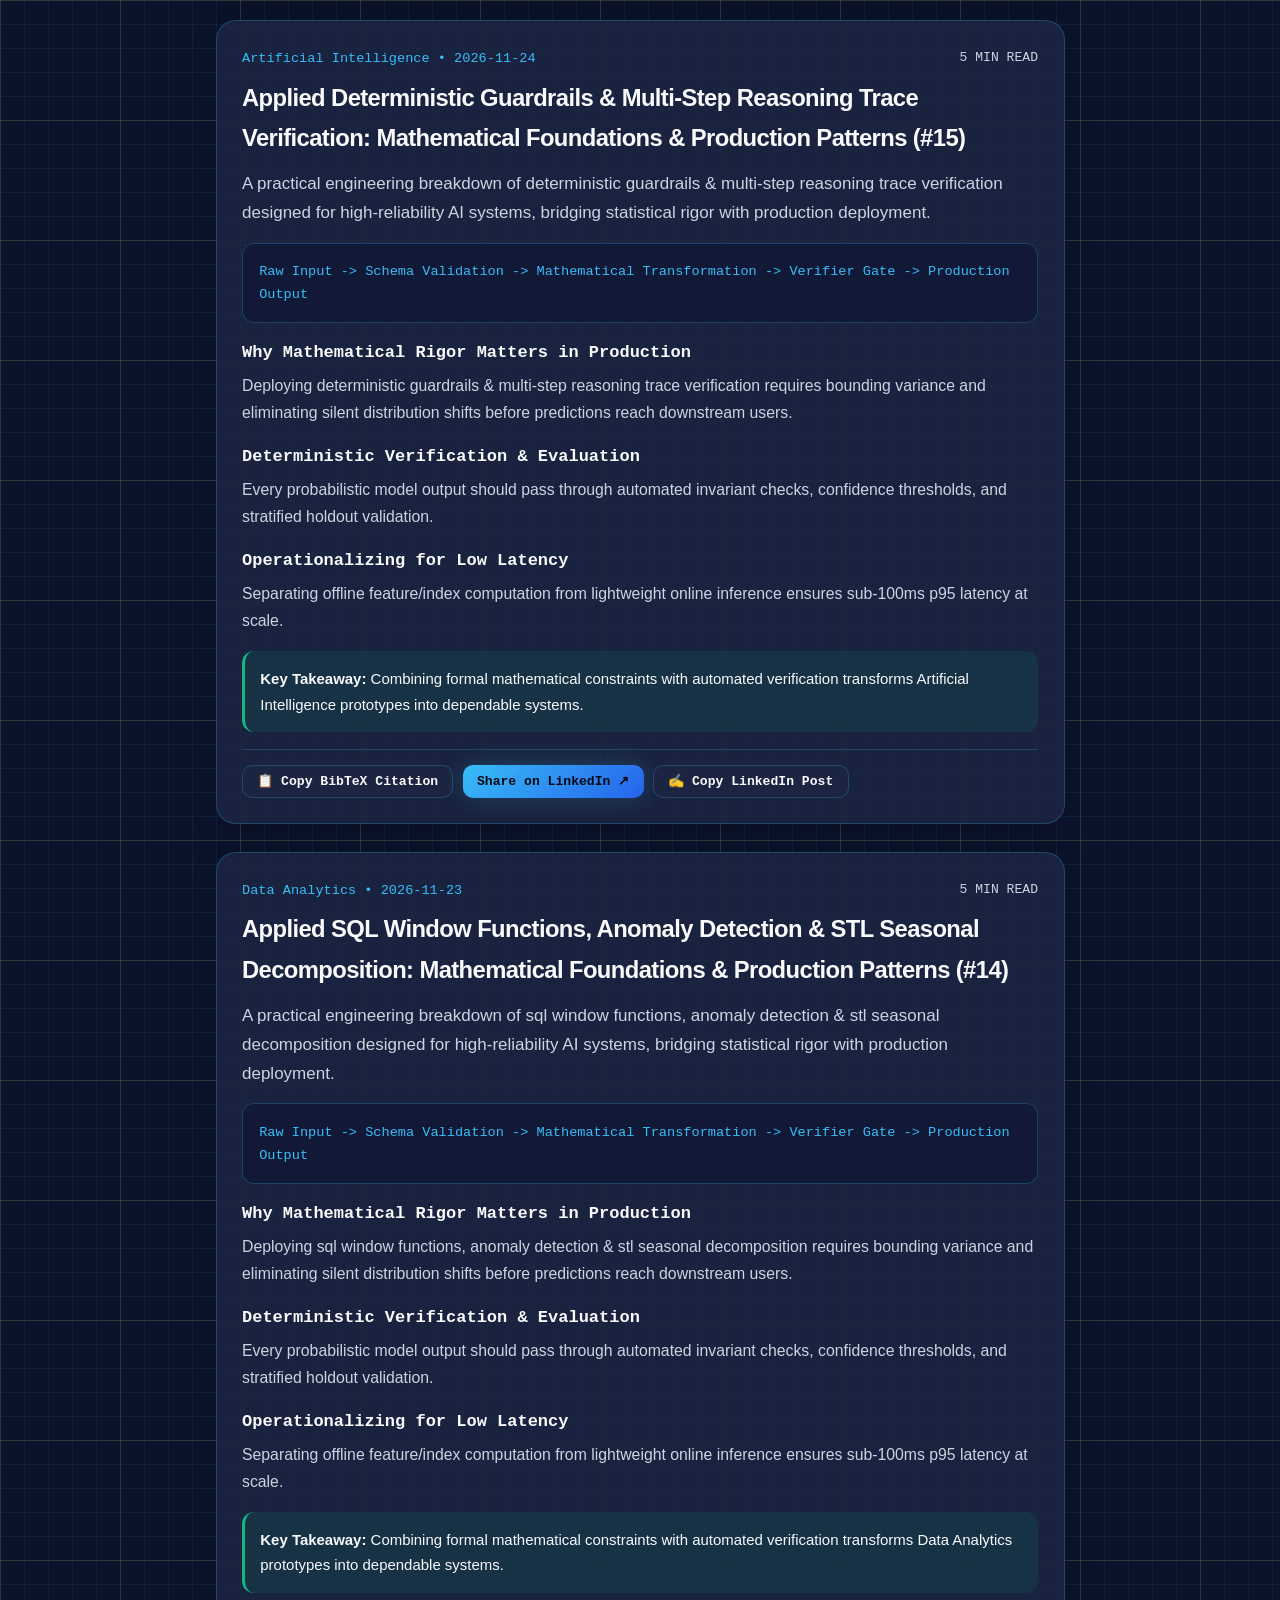
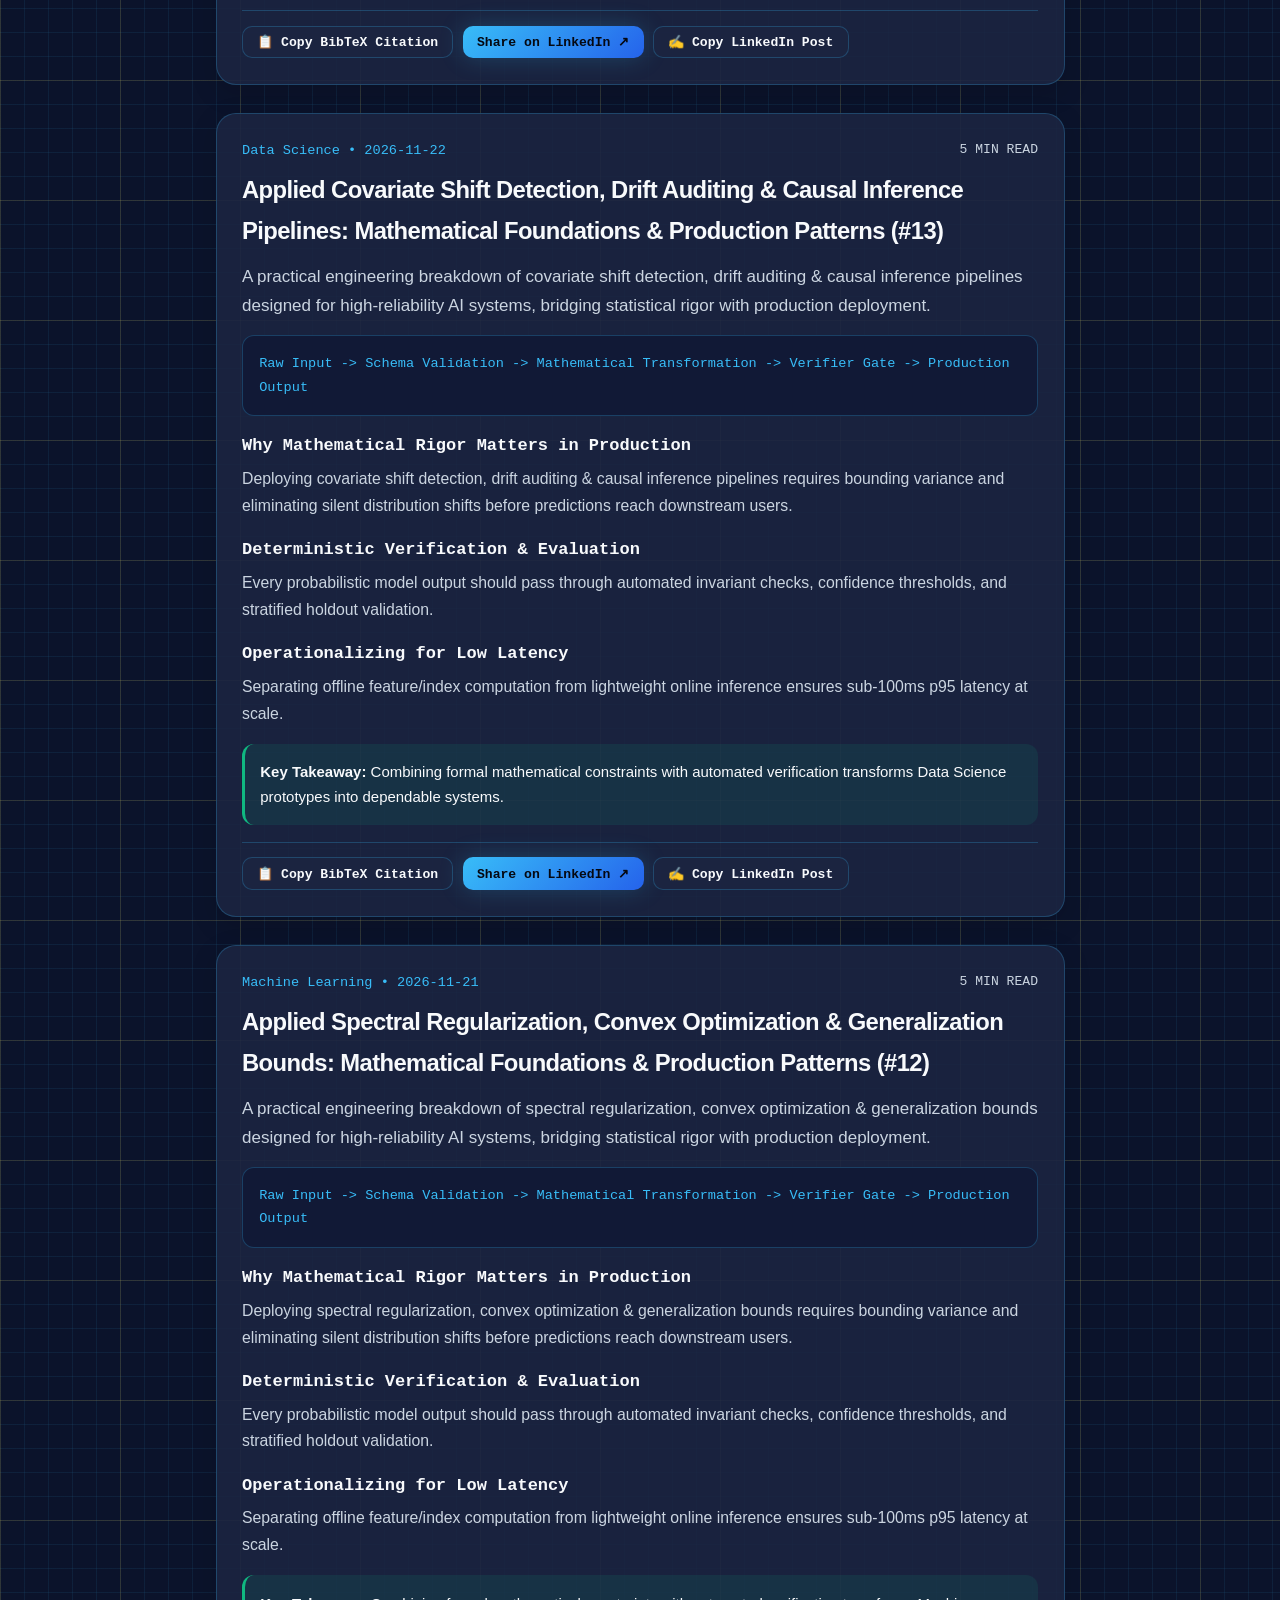
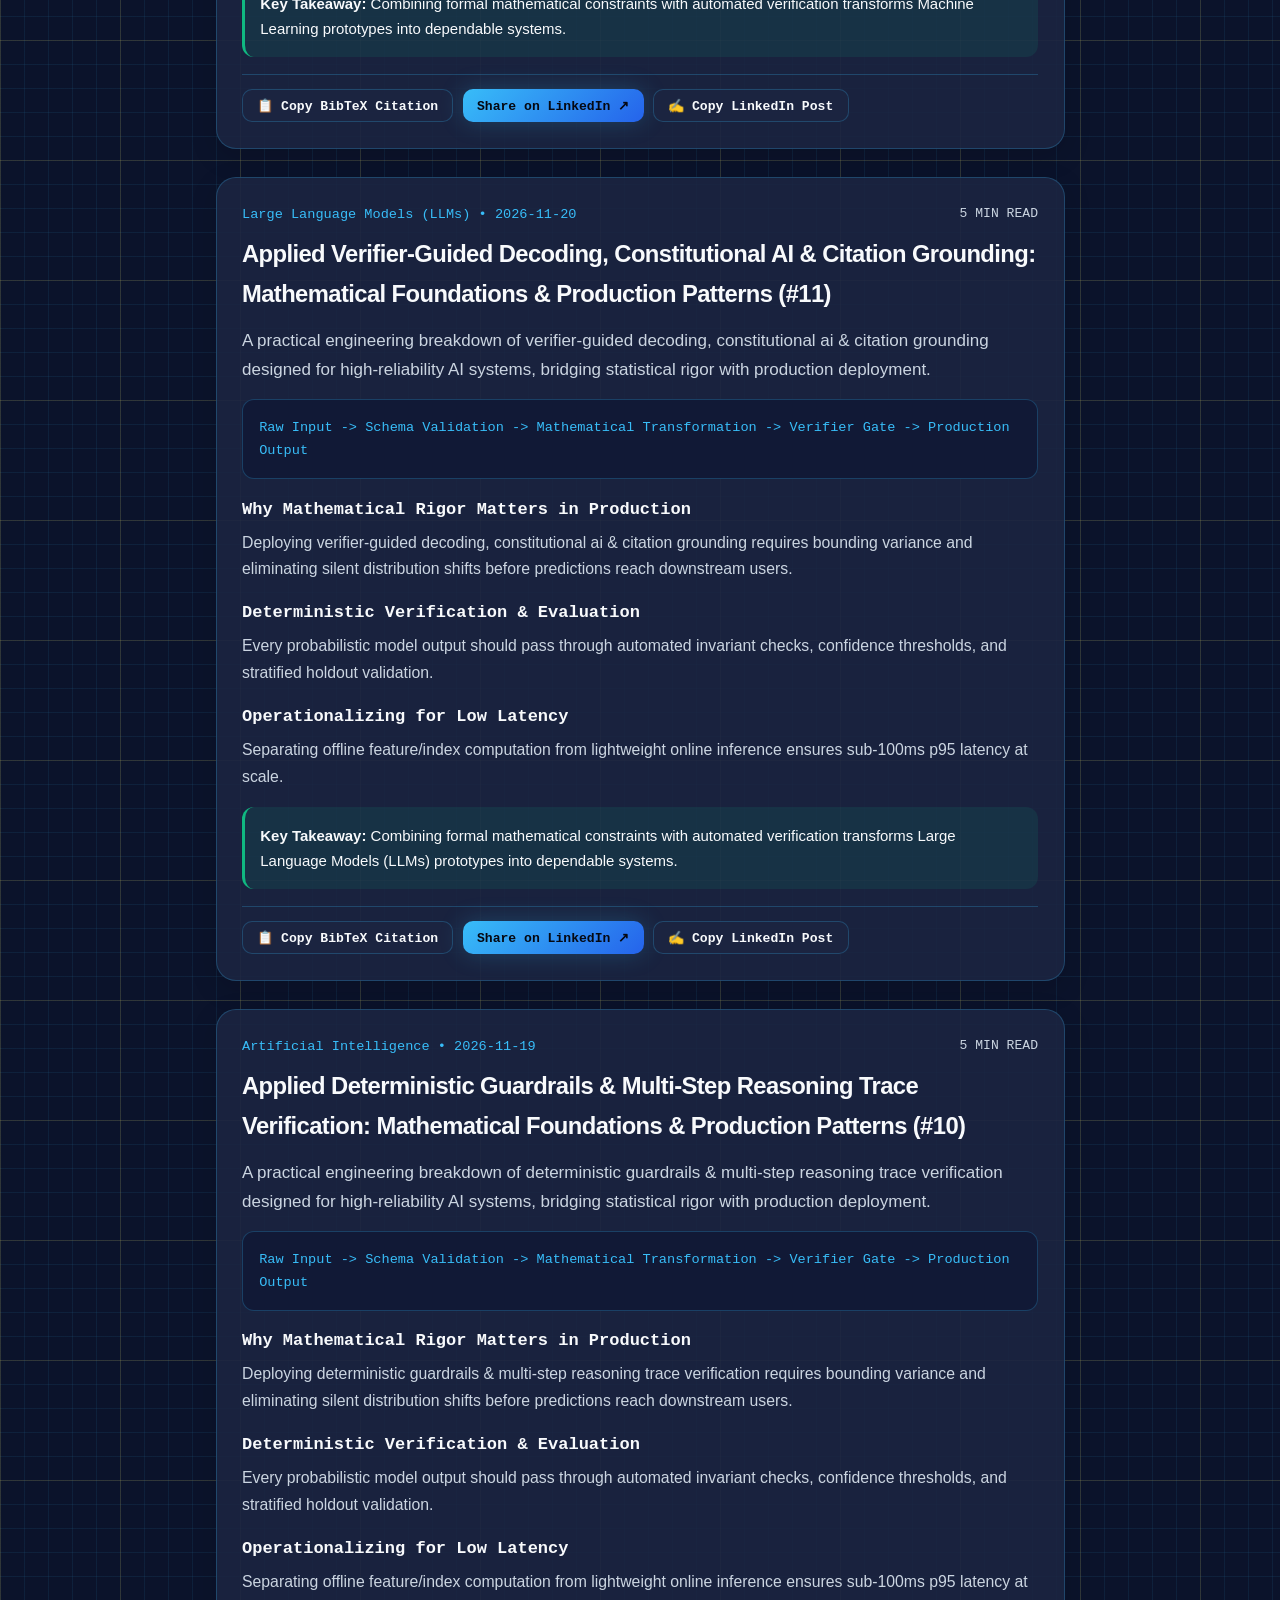
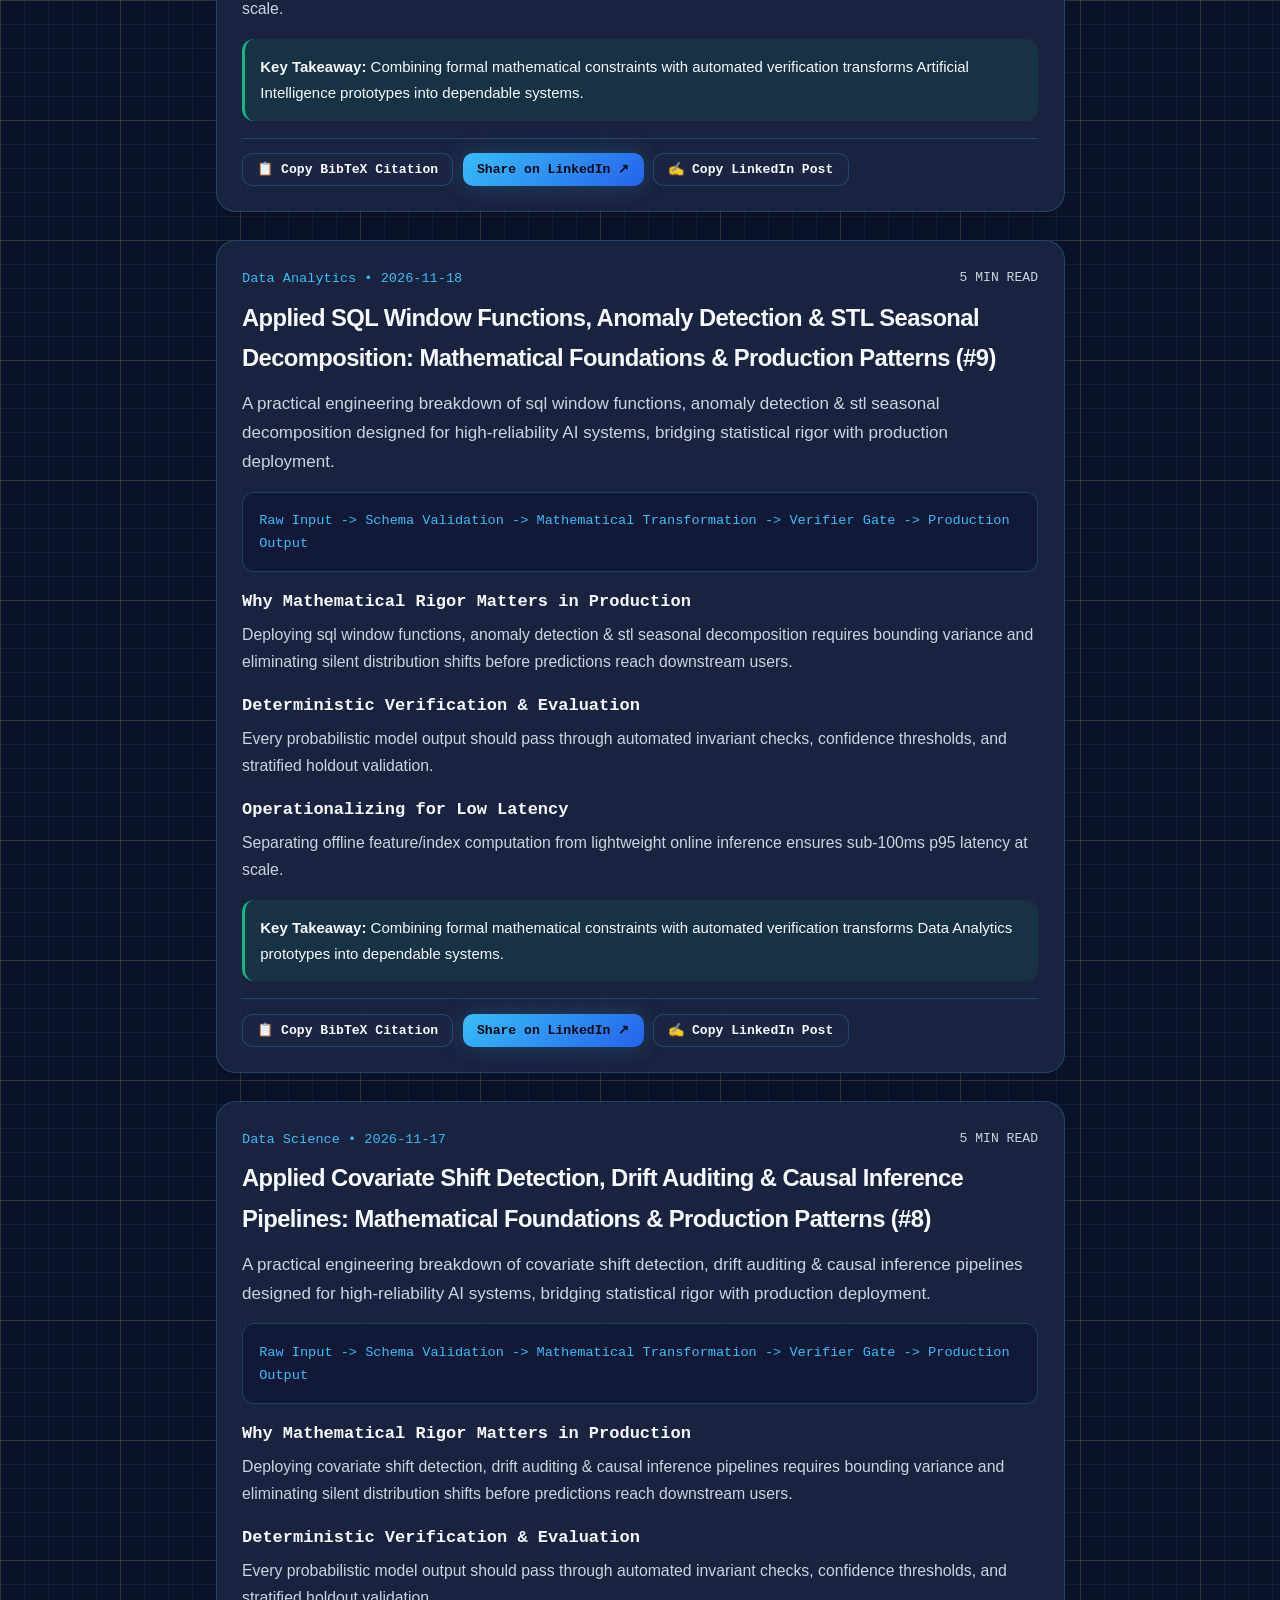
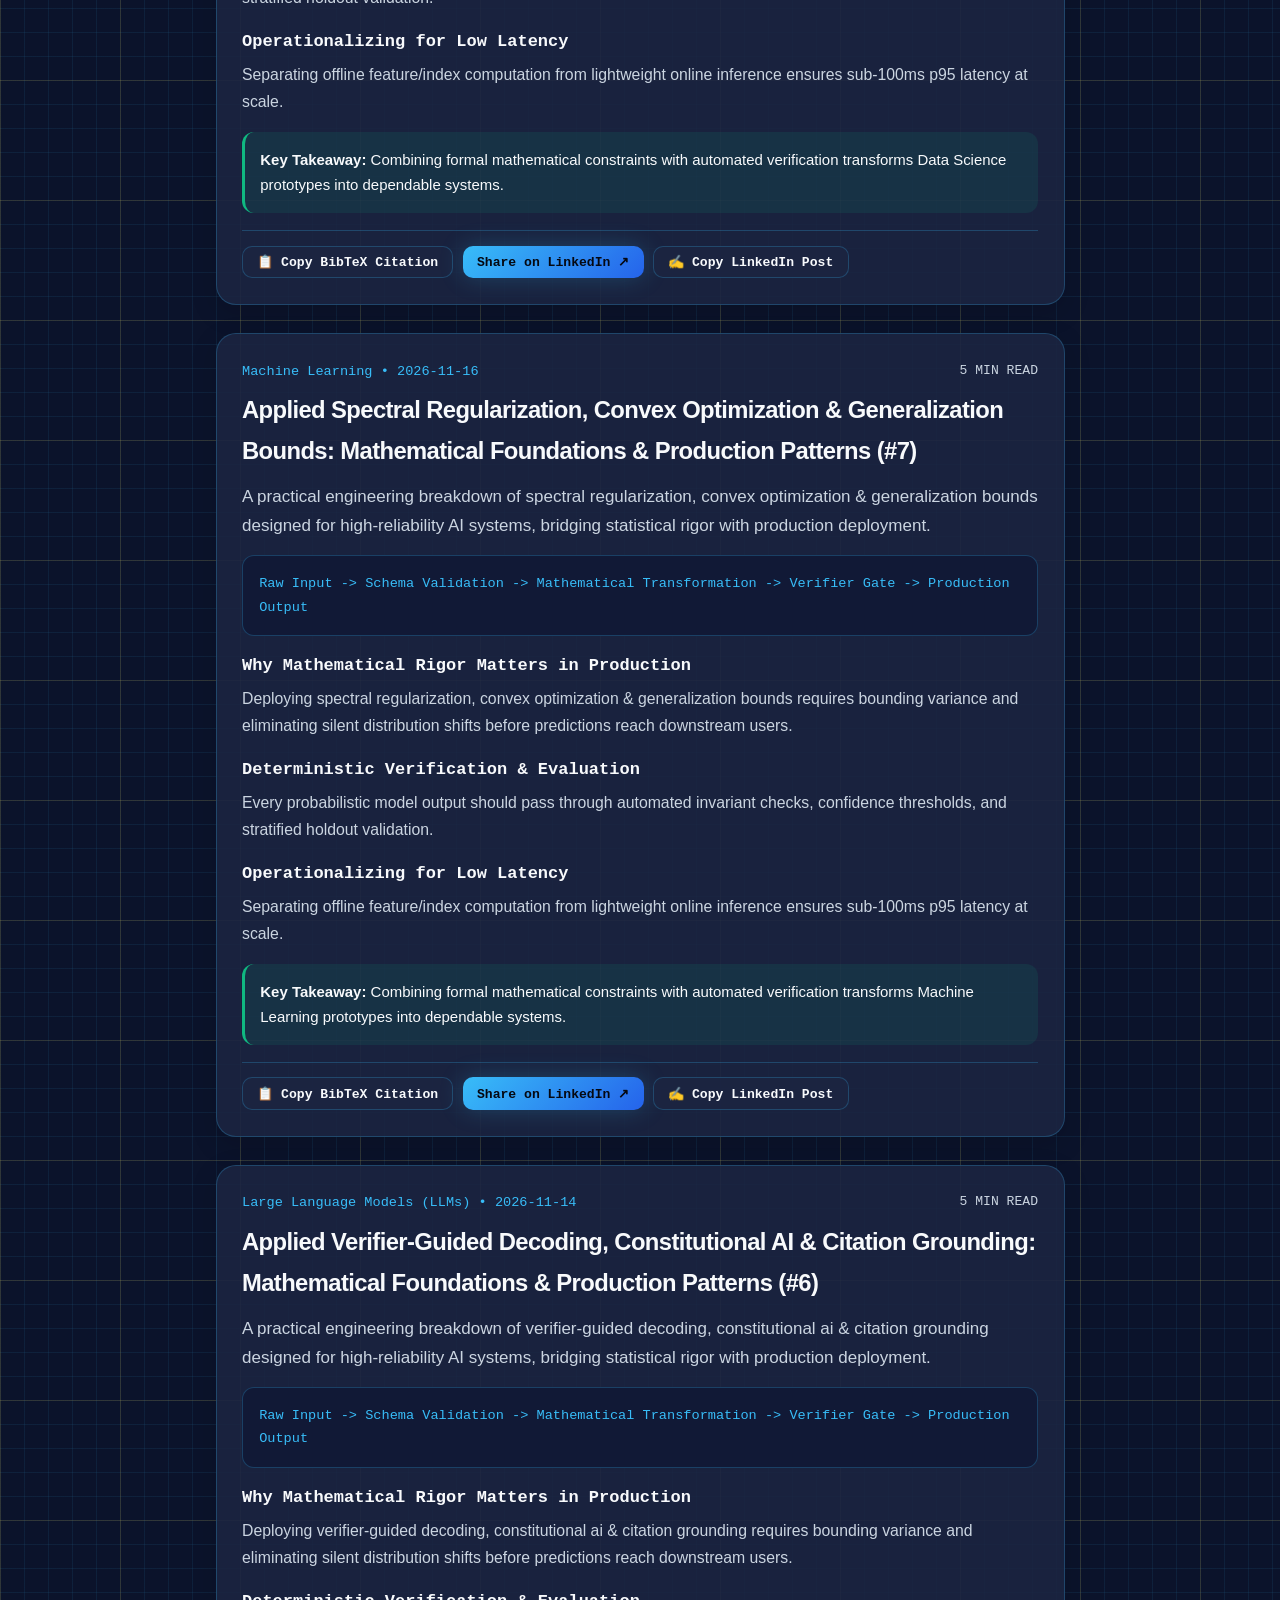
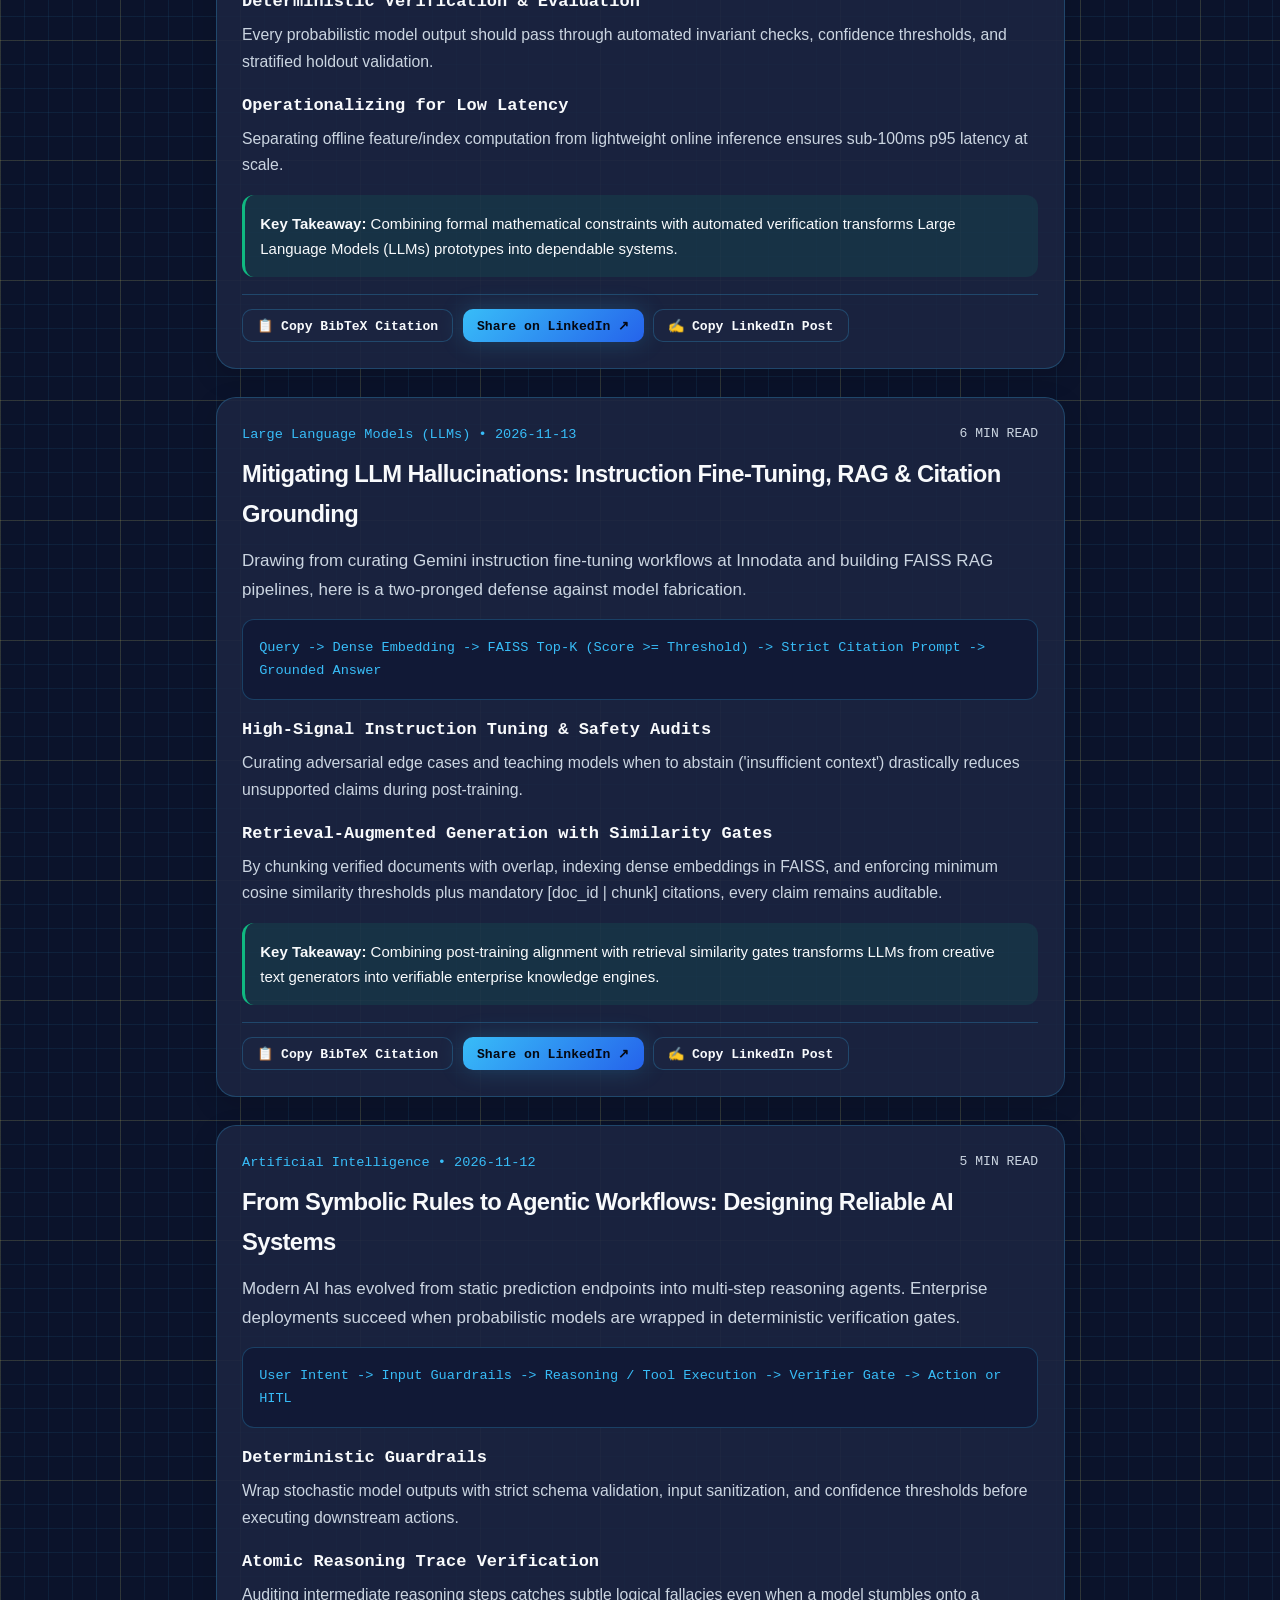
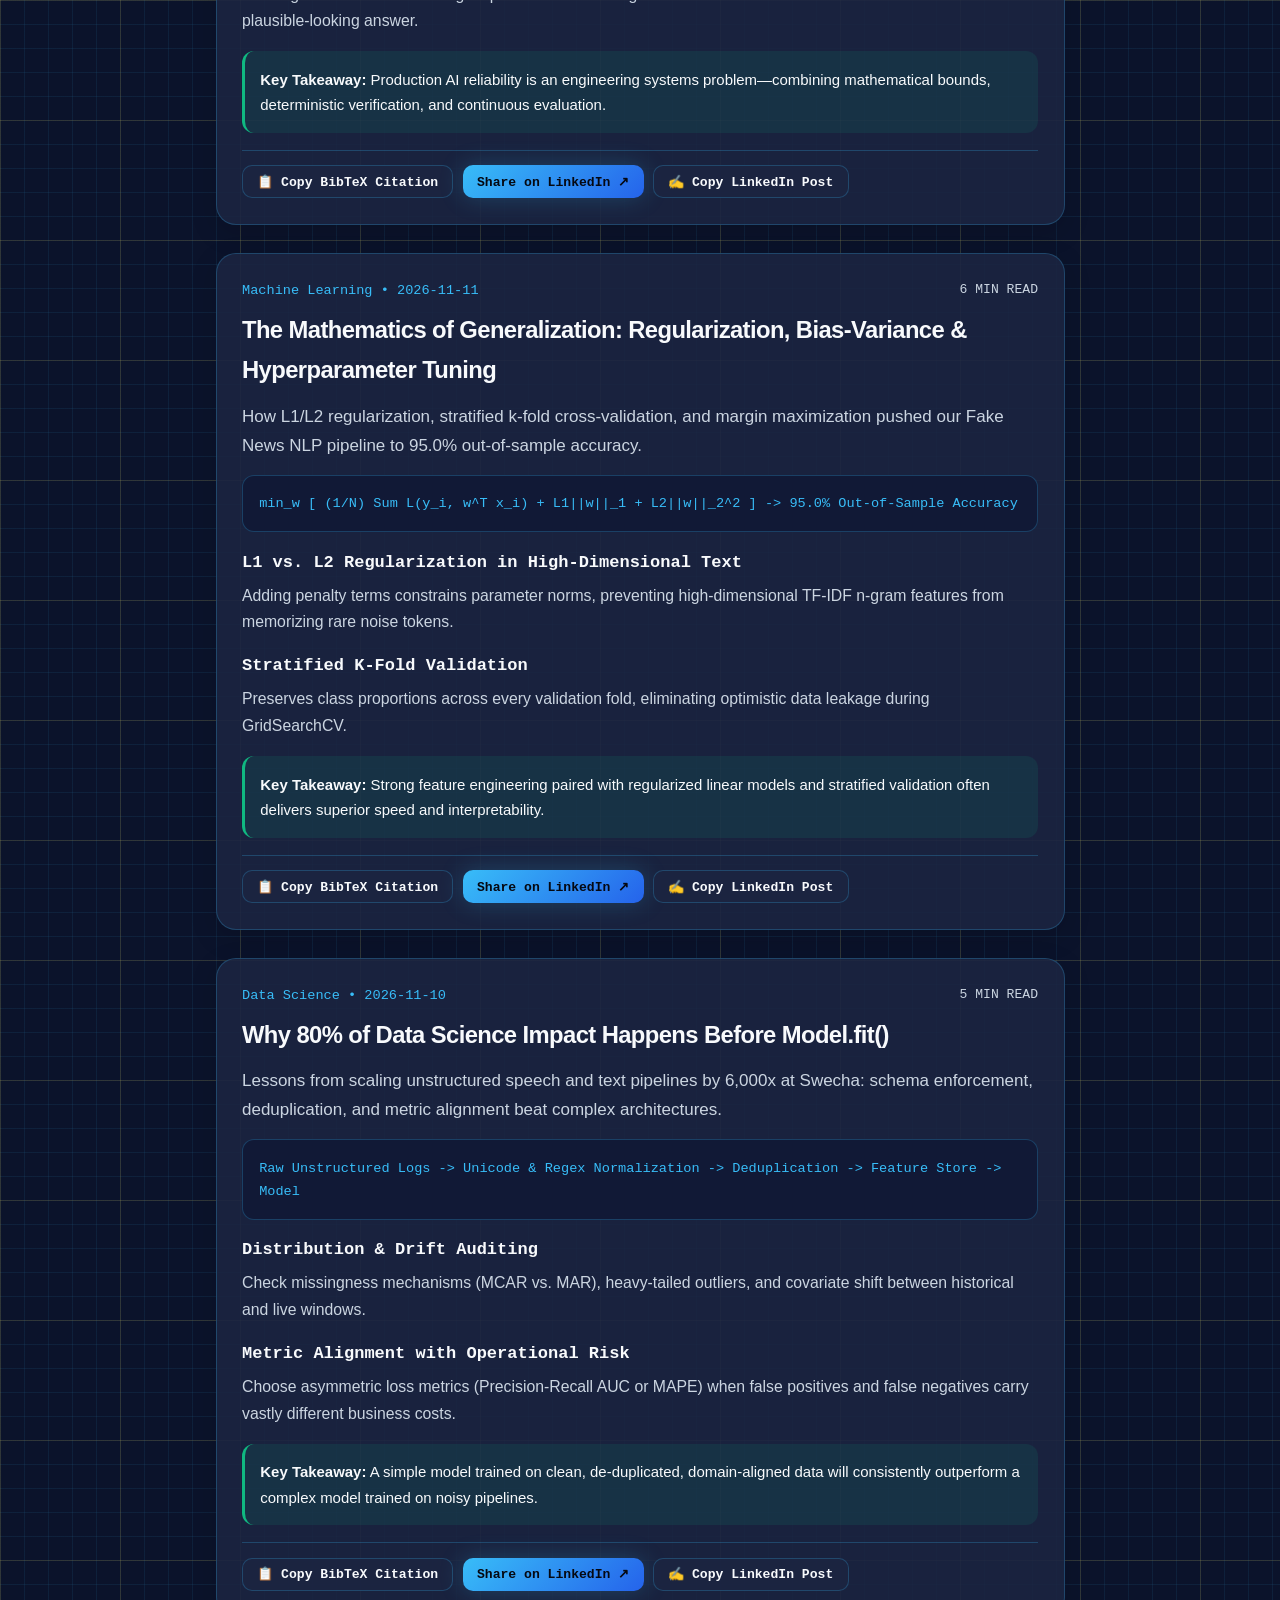
<file: blog.html>
<!DOCTYPE html>
<html lang="en">
<head>
  <meta charset="UTF-8" />
  <meta name="viewport" content="width=device-width, initial-scale=1.0" />
  <meta http-equiv="Content-Security-Policy" content="default-src 'self'; script-src 'self' 'unsafe-inline' https://cdn.jsdelivr.net https://www.googletagmanager.com https://static.cloudflareinsights.com; style-src 'self' 'unsafe-inline' https://fonts.googleapis.com; font-src 'self' https://fonts.gstatic.com; img-src 'self' data: https:; frame-src https://akash12740-rag-document-qa-demo.static.hf.space; connect-src 'self' https://api.web3forms.com https://script.google.com https://script.googleusercontent.com https://www.google-analytics.com https://cloudflareinsights.com; base-uri 'self'; form-action 'self' https://api.web3forms.com;" />
  <meta name="referrer" content="strict-origin-when-cross-origin" />
  <meta http-equiv="Permissions-Policy" content="camera=(), microphone=(), geolocation=(), payment=()" />
  <title>AI, Machine Learning &amp; Data Science Technical Blog | Akash Saini</title>
  <link rel="icon" type="image/svg+xml" href="assets/img/logo.svg" />
  <meta name="description" content="In-depth engineering articles on LLMs, RAG pipelines, Machine Learning generalization, Data Science, Data Analytics, and Applied Mathematics by Akash Saini (BITS Pilani)." />
  <meta name="robots" content="index, follow, max-image-preview:large" />
  <link rel="canonical" href="https://akash12740.github.io/blog.html" />
  <link rel="alternate" type="application/rss+xml" title="Akash Saini AI & Math Engineering RSS" href="https://akash12740.github.io/rss.xml" />

  <meta property="og:type" content="blog" />
  <meta property="og:url" content="https://akash12740.github.io/blog.html" />
  <meta property="og:title" content="AI, Machine Learning & Data Science Blog | Akash Saini" />
  <meta property="og:description" content="Practical architectures, mathematical foundations, and production lessons on LLMs, RAG, NLP, and forecasting." />
  <meta property="og:image" content="https://akash12740.github.io/IMG_Akash_Saini.jpg" />

  <script async src="https://www.googletagmanager.com/gtag/js?id=G-VHLC0PBK1D"></script>
  <script>window.dataLayer=window.dataLayer||[];function gtag(){dataLayer.push(arguments);}gtag('js',new Date());gtag('config','G-VHLC0PBK1D');</script>
  <script type="module" src="https://static.cloudflareinsights.com/beacon.min.js" data-cf-beacon='{"token": "759cdca45cac4461a43be4d13fcd7c42"}'></script>
  <link href="https://fonts.googleapis.com/css2?family=Fira+Code:wght@400;500;600&family=Inter:wght@400;500;600;700;800&display=swap" rel="stylesheet">
  <link rel="stylesheet" href="assets/css/style.css?v=6" />
</head>
<body>
  <div id="scroll-progress"></div>
  <div id="toast"></div>
  <nav>
    <a href="index.html" class="logo">&lt;<span>Akash.MathAI</span>/&gt;</a>
    <button class="mobile-menu-btn" onclick="toggleMobileNav()" aria-label="Toggle Menu">☰</button>
    <div class="nav-links">
      <a href="index.html">🏠 Home</a>
      <a href="tutoring.html">🎓 Tutoring</a>
      <a href="labs.html">🧪 AI &amp; Math Labs</a>
      <a href="blog.html" class="active-page">📖 Blog</a>
      <a href="capabilities.html">📄 Summary</a>
      <a href="index.html#contact" class="nav-cta">💬 Connect</a>
      <button type="button" id="themeToggle" class="theme-btn" onclick="toggleTheme()">☀️ Light</button>
    </div>
  </nav>

  <main class="container" style="padding-top:3rem; padding-bottom:4rem; max-width:900px;">
    <span class="section-tag">// ENGINEERING_NOTES_&_ARTICLES</span>
    <h1>AI, Machine Learning &amp; Data Science Blog</h1>
    <p class="hero-desc">Technical notes on Artificial Intelligence, Machine Learning, Data Science, and Applied Mathematics by Akash Saini (BITS Pilani).</p>

    <input type="text" id="blogSearch" class="pg-input" placeholder="Search articles by keyword (e.g., RAG, SARIMA, Regularization)..." oninput="renderBlogArchive(window.curTopic || 'all', this.value)" />

    <div class="filter-bar">
      <button class="filter-btn active" onclick="window.curTopic='all'; setActive(this); renderBlogArchive('all', document.getElementById('blogSearch').value)">All Topics</button>
      <button class="filter-btn" onclick="window.curTopic='ai'; setActive(this); renderBlogArchive('ai', document.getElementById('blogSearch').value)">AI</button>
      <button class="filter-btn" onclick="window.curTopic='ml'; setActive(this); renderBlogArchive('ml', document.getElementById('blogSearch').value)">Machine Learning</button>
      <button class="filter-btn" onclick="window.curTopic='ds'; setActive(this); renderBlogArchive('ds', document.getElementById('blogSearch').value)">Data Science</button>
      <button class="filter-btn" onclick="window.curTopic='da'; setActive(this); renderBlogArchive('da', document.getElementById('blogSearch').value)">Data Analytics</button>
      <button class="filter-btn" onclick="window.curTopic='llm'; setActive(this); renderBlogArchive('llm', document.getElementById('blogSearch').value)">LLMs &amp; RAG</button>
    </div>

    <div class="card" style="margin-bottom:1.75rem; padding:1.1rem 1.4rem;">
      <span class="section-tag" style="margin-bottom:0.4rem;">QUICK_JUMP_INDEX</span>
      <div id="blog-toc"></div>
    </div>

    <div id="all-blogs-list"></div>
  </main>

  <footer>© 2026 AKASH SAINI • GLOBAL AI/ML ENGINEERING BLOG • AKASH12740.GITHUB.IO</footer>
  <script src="assets/js/app.js?v=6"></script>
</body>
</html>
</file>
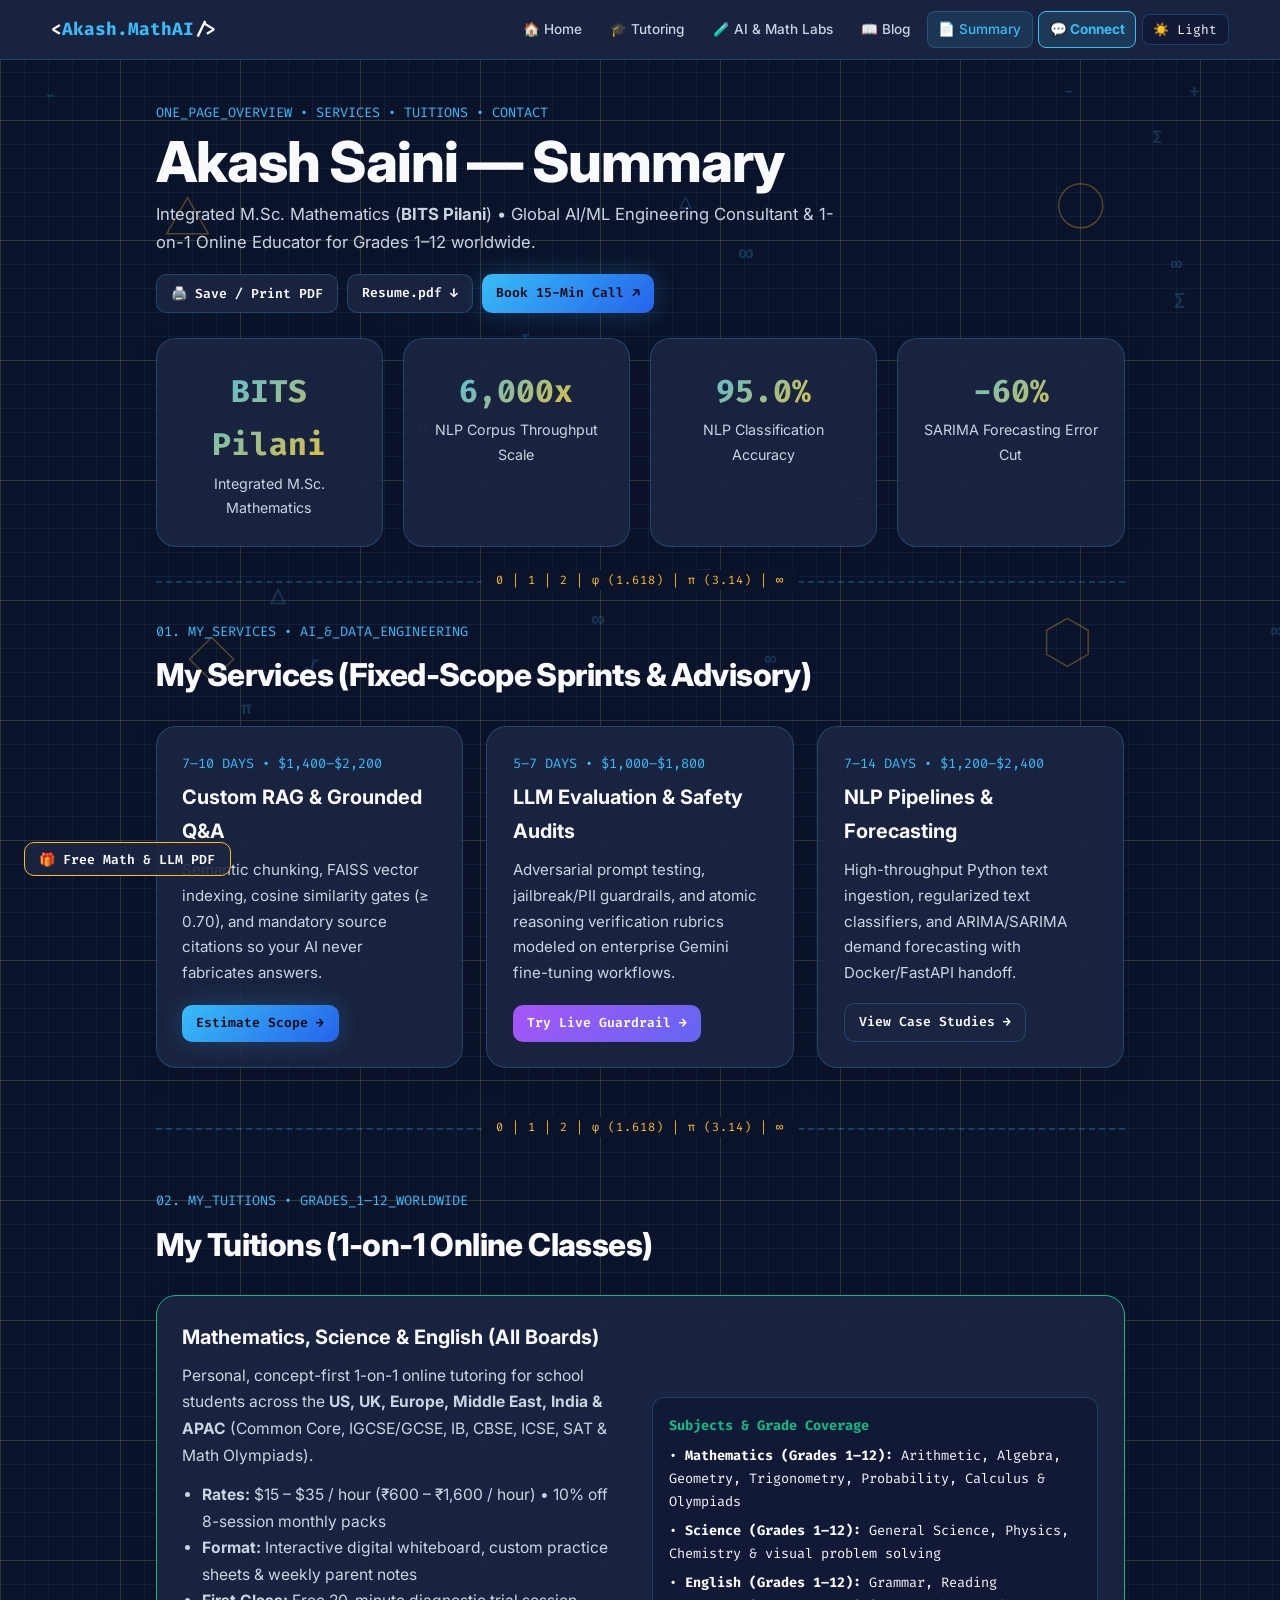
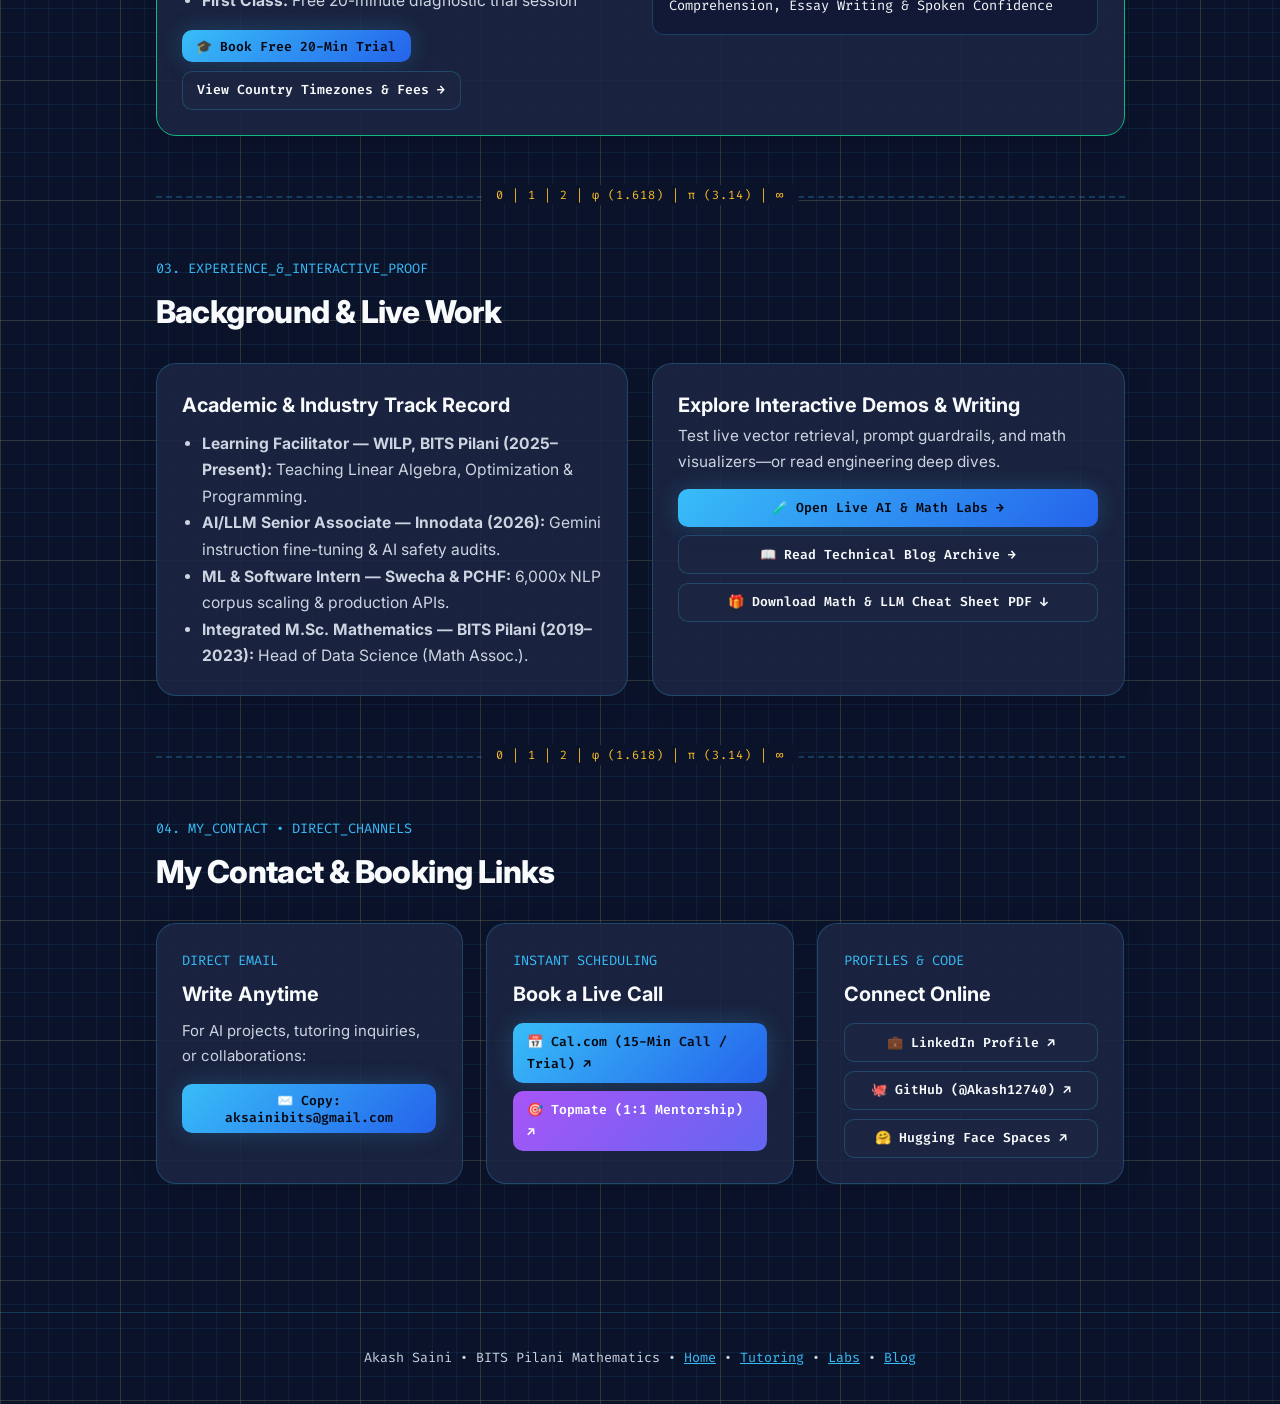
<file: capabilities.html>
<!DOCTYPE html>
<html lang="en" data-theme="dark">
<head>
  <meta charset="UTF-8" />
  <meta name="viewport" content="width=device-width, initial-scale=1.0" />
  <title>Summary — Services, Tuitions & Contact | Akash Saini (BITS Pilani)</title>
  <meta name="description" content="Complete overview of Akash Saini's AI/ML consulting services, 1-on-1 worldwide school tutoring (Maths, Science, English), verified benchmarks, and direct contact details." />
  <link rel="canonical" href="https://akash12740.github.io/capabilities.html" />
  <link rel="icon" type="image/svg+xml" href="assets/img/logo.svg" />
  <link href="https://fonts.googleapis.com/css2?family=Fira+Code:wght@400;600;700&family=Inter:wght@400;600;800&display=swap" rel="stylesheet" />
  <link rel="stylesheet" href="assets/css/style.css?v=6" />
</head>
<body>
  <div id="scroll-progress"></div>
  <canvas id="neural-canvas"></canvas>
  <div id="toast"></div>

  <nav>
    <a href="index.html" class="logo">&lt;<span>Akash.MathAI</span>/&gt;</a>
    <button class="mobile-menu-btn" onclick="toggleMobileNav()" aria-label="Toggle Menu">☰</button>
    <div class="nav-links">
      <a href="index.html">🏠 Home</a>
      <a href="tutoring.html">🎓 Tutoring</a>
      <a href="labs.html">🧪 AI &amp; Math Labs</a>
      <a href="blog.html">📖 Blog</a>
      <a href="capabilities.html" class="active-page">📄 Summary</a>
      <a href="#my-contact" class="nav-cta">💬 Connect</a>
      <button type="button" id="themeToggle" class="theme-btn" onclick="toggleTheme()">☀️ Light</button>
    </div>
  </nav>

  <main class="container" style="padding-top:2.4rem; padding-bottom:4rem; max-width:1020px;">
    <!-- Header & Quick Actions -->
    <div style="display:flex; justify-content:space-between; align-items:flex-start; flex-wrap:wrap; gap:1rem; margin-bottom:1.5rem;">
      <div>
        <span class="section-tag">ONE_PAGE_OVERVIEW • SERVICES • TUITIONS • CONTACT</span>
        <h1 style="margin-bottom:0.35rem;">Akash Saini — Summary</h1>
        <p style="color:var(--muted); font-size:0.98rem; max-width:680px;">
          Integrated M.Sc. Mathematics (<strong>BITS Pilani</strong>) • Global AI/ML Engineering Consultant &amp; 1-on-1 Online Educator for Grades 1–12 worldwide.
        </p>
      </div>
      <div style="display:flex; gap:0.5rem; flex-wrap:wrap;">
        <button type="button" class="btn btn-glass btn-sm" onclick="window.print()">🖨️ Save / Print PDF</button>
        <a href="resume_AkashSaini.pdf" target="_blank" rel="noopener" class="btn btn-glass btn-sm">Resume.pdf ↓</a>
        <a href="https://cal.com/akash-saini-12740/15min" target="_blank" rel="noopener" class="btn btn-primary btn-sm">Book 15-Min Call ↗</a>
      </div>
    </div>

    <!-- Verified Track Record & Credentials -->
    <div class="metrics-grid" style="margin-bottom:2rem;">
      <div class="card metric-card"><div class="metric-num">BITS Pilani</div><div class="metric-label">Integrated M.Sc. Mathematics</div></div>
      <div class="card metric-card"><div class="metric-num">6,000x</div><div class="metric-label">NLP Corpus Throughput Scale</div></div>
      <div class="card metric-card"><div class="metric-num">95.0%</div><div class="metric-label">NLP Classification Accuracy</div></div>
      <div class="card metric-card"><div class="metric-num">-60%</div><div class="metric-label">SARIMA Forecasting Error Cut</div></div>
    </div>

    <!-- 1. My Services -->
    <section id="my-services" style="padding-top:2.2rem;">
      <span class="section-tag">01. MY_SERVICES • AI_&_DATA_ENGINEERING</span>
      <h2>My Services (Fixed-Scope Sprints &amp; Advisory)</h2>
      <div class="grid-3">
        <div class="card" style="display:flex; flex-direction:column; justify-content:space-between;">
          <div>
            <span class="section-tag">7–10 DAYS • $1,400–$2,200</span>
            <h3 style="margin:0.3rem 0 0.5rem;">Custom RAG &amp; Grounded Q&amp;A</h3>
            <p style="color:var(--muted); font-size:0.89rem;">Semantic chunking, FAISS vector indexing, cosine similarity gates (&ge; 0.70), and mandatory source citations so your AI never fabricates answers.</p>
          </div>
          <div style="margin-top:1rem;"><a href="index.html#sprint-estimator" class="btn btn-primary btn-sm">Estimate Scope →</a></div>
        </div>

        <div class="card" style="display:flex; flex-direction:column; justify-content:space-between;">
          <div>
            <span class="section-tag">5–7 DAYS • $1,000–$1,800</span>
            <h3 style="margin:0.3rem 0 0.5rem;">LLM Evaluation &amp; Safety Audits</h3>
            <p style="color:var(--muted); font-size:0.89rem;">Adversarial prompt testing, jailbreak/PII guardrails, and atomic reasoning verification rubrics modeled on enterprise Gemini fine-tuning workflows.</p>
          </div>
          <div style="margin-top:1rem;"><a href="labs.html#rag-guardrails" class="btn btn-purple btn-sm">Try Live Guardrail →</a></div>
        </div>

        <div class="card" style="display:flex; flex-direction:column; justify-content:space-between;">
          <div>
            <span class="section-tag">7–14 DAYS • $1,200–$2,400</span>
            <h3 style="margin:0.3rem 0 0.5rem;">NLP Pipelines &amp; Forecasting</h3>
            <p style="color:var(--muted); font-size:0.89rem;">High-throughput Python text ingestion, regularized text classifiers, and ARIMA/SARIMA demand forecasting with Docker/FastAPI handoff.</p>
          </div>
          <div style="margin-top:1rem;"><a href="index.html#projects" class="btn btn-glass btn-sm">View Case Studies →</a></div>
        </div>
      </div>
    </section>

    <!-- 2. My Tuitions -->
    <section id="my-tuitions">
      <span class="section-tag">02. MY_TUITIONS • GRADES_1–12_WORLDWIDE</span>
      <h2>My Tuitions (1-on-1 Online Classes)</h2>
      <div class="card" style="border-color:var(--accent-green);">
        <div class="grid-2" style="align-items:center;">
          <div>
            <h3 style="margin-bottom:0.45rem;">Mathematics, Science &amp; English (All Boards)</h3>
            <p style="color:var(--muted); font-size:0.92rem; margin-bottom:0.75rem;">
              Personal, concept-first 1-on-1 online tutoring for school students across the <strong>US, UK, Europe, Middle East, India &amp; APAC</strong> (Common Core, IGCSE/GCSE, IB, CBSE, ICSE, SAT &amp; Math Olympiads).
            </p>
            <ul class="item-list" style="margin-bottom:0.9rem;">
              <li><strong>Rates:</strong> $15 – $35 / hour (₹600 – ₹1,600 / hour) • 10% off 8-session monthly packs</li>
              <li><strong>Format:</strong> Interactive digital whiteboard, custom practice sheets &amp; weekly parent notes</li>
              <li><strong>First Class:</strong> Free 20-minute diagnostic trial session</li>
            </ul>
            <div style="display:flex; gap:0.5rem; flex-wrap:wrap;">
              <button type="button" onclick="openTuitionDemoPopup()" class="btn btn-primary btn-sm">🎓 Book Free 20-Min Trial</button>
              <a href="tutoring.html" class="btn btn-glass btn-sm">View Country Timezones &amp; Fees →</a>
            </div>
          </div>

          <div class="trace-box" style="margin:0;">
            <div style="color:var(--accent-green); font-weight:700; margin-bottom:0.4rem;">Subjects &amp; Grade Coverage</div>
            <div>• <strong>Mathematics (Grades 1–12):</strong> Arithmetic, Algebra, Geometry, Trigonometry, Probability, Calculus &amp; Olympiads</div>
            <div style="margin-top:0.35rem;">• <strong>Science (Grades 1–12):</strong> General Science, Physics, Chemistry &amp; visual problem solving</div>
            <div style="margin-top:0.35rem;">• <strong>English (Grades 1–12):</strong> Grammar, Reading Comprehension, Essay Writing &amp; Spoken Confidence</div>
          </div>
        </div>
      </div>
    </section>

    <!-- 3. Credentials & Interactive Proof -->
    <section id="credentials">
      <span class="section-tag">03. EXPERIENCE_&_INTERACTIVE_PROOF</span>
      <h2>Background &amp; Live Work</h2>
      <div class="grid-2">
        <div class="card">
          <h3>Academic &amp; Industry Track Record</h3>
          <ul class="item-list">
            <li><strong>Learning Facilitator — WILP, BITS Pilani (2025–Present):</strong> Teaching Linear Algebra, Optimization &amp; Programming.</li>
            <li><strong>AI/LLM Senior Associate — Innodata (2026):</strong> Gemini instruction fine-tuning &amp; AI safety audits.</li>
            <li><strong>ML &amp; Software Intern — Swecha &amp; PCHF:</strong> 6,000x NLP corpus scaling &amp; production APIs.</li>
            <li><strong>Integrated M.Sc. Mathematics — BITS Pilani (2019–2023):</strong> Head of Data Science (Math Assoc.).</li>
          </ul>
        </div>
        <div class="card">
          <h3>Explore Interactive Demos &amp; Writing</h3>
          <p style="color:var(--muted); font-size:0.9rem; margin-bottom:0.85rem;">Test live vector retrieval, prompt guardrails, and math visualizers—or read engineering deep dives.</p>
          <div style="display:flex; flex-direction:column; gap:0.5rem;">
            <a href="labs.html" class="btn btn-primary btn-sm" style="justify-content:center;">🧪 Open Live AI &amp; Math Labs →</a>
            <a href="blog.html" class="btn btn-glass btn-sm" style="justify-content:center;">📖 Read Technical Blog Archive →</a>
            <a href="BITS_Pilani_Math_LLM_Cheat_Sheet.pdf" target="_blank" class="btn btn-glass btn-sm" style="justify-content:center;">🎁 Download Math &amp; LLM Cheat Sheet PDF ↓</a>
          </div>
        </div>
      </div>
    </section>

    <!-- 4. My Contact -->
    <section id="my-contact">
      <span class="section-tag">04. MY_CONTACT • DIRECT_CHANNELS</span>
      <h2>My Contact &amp; Booking Links</h2>
      <div class="grid-3">
        <div class="card">
          <span class="section-tag">DIRECT EMAIL</span>
          <h3>Write Anytime</h3>
          <p style="color:var(--muted); font-size:0.88rem; margin:0.4rem 0 0.85rem;">For AI projects, tutoring inquiries, or collaborations:</p>
          <button type="button" onclick="copyEmail()" class="btn btn-primary btn-sm" style="width:100%; justify-content:center;">✉️ Copy: aksainibits@gmail.com</button>
        </div>

        <div class="card">
          <span class="section-tag">INSTANT SCHEDULING</span>
          <h3>Book a Live Call</h3>
          <div style="display:flex; flex-direction:column; gap:0.5rem; margin-top:0.65rem;">
            <a href="https://cal.com/akash-saini-12740/15min" target="_blank" rel="noopener" class="btn btn-primary btn-sm" style="justify-content:center;">📅 Cal.com (15-Min Call / Trial) ↗</a>
            <a href="https://topmate.io/akash12740/" target="_blank" rel="noopener" class="btn btn-purple btn-sm" style="justify-content:center;">🎯 Topmate (1:1 Mentorship) ↗</a>
          </div>
        </div>

        <div class="card">
          <span class="section-tag">PROFILES &amp; CODE</span>
          <h3>Connect Online</h3>
          <div style="display:flex; flex-direction:column; gap:0.5rem; margin-top:0.65rem;">
            <a href="https://www.linkedin.com/in/akash-saini-83a42a1b1/" target="_blank" rel="noopener" class="btn btn-glass btn-sm" style="justify-content:center;">💼 LinkedIn Profile ↗</a>
            <a href="https://github.com/Akash12740" target="_blank" rel="noopener" class="btn btn-glass btn-sm" style="justify-content:center;">🐙 GitHub (@Akash12740) ↗</a>
            <a href="https://huggingface.co/Akash12740" target="_blank" rel="noopener" class="btn btn-glass btn-sm" style="justify-content:center;">🤗 Hugging Face Spaces ↗</a>
          </div>
        </div>
      </div>
    </section>
  </main>

  <footer>
    <div>Akash Saini • BITS Pilani Mathematics • <a href="index.html" style="color:var(--accent);">Home</a> • <a href="tutoring.html" style="color:var(--accent);">Tutoring</a> • <a href="labs.html" style="color:var(--accent);">Labs</a> • <a href="blog.html" style="color:var(--accent);">Blog</a></div>
  </footer>

  <div id="shapeTooltip"></div>
  <script src="assets/js/app.js?v=6"></script>
</body>
</html>
</file>
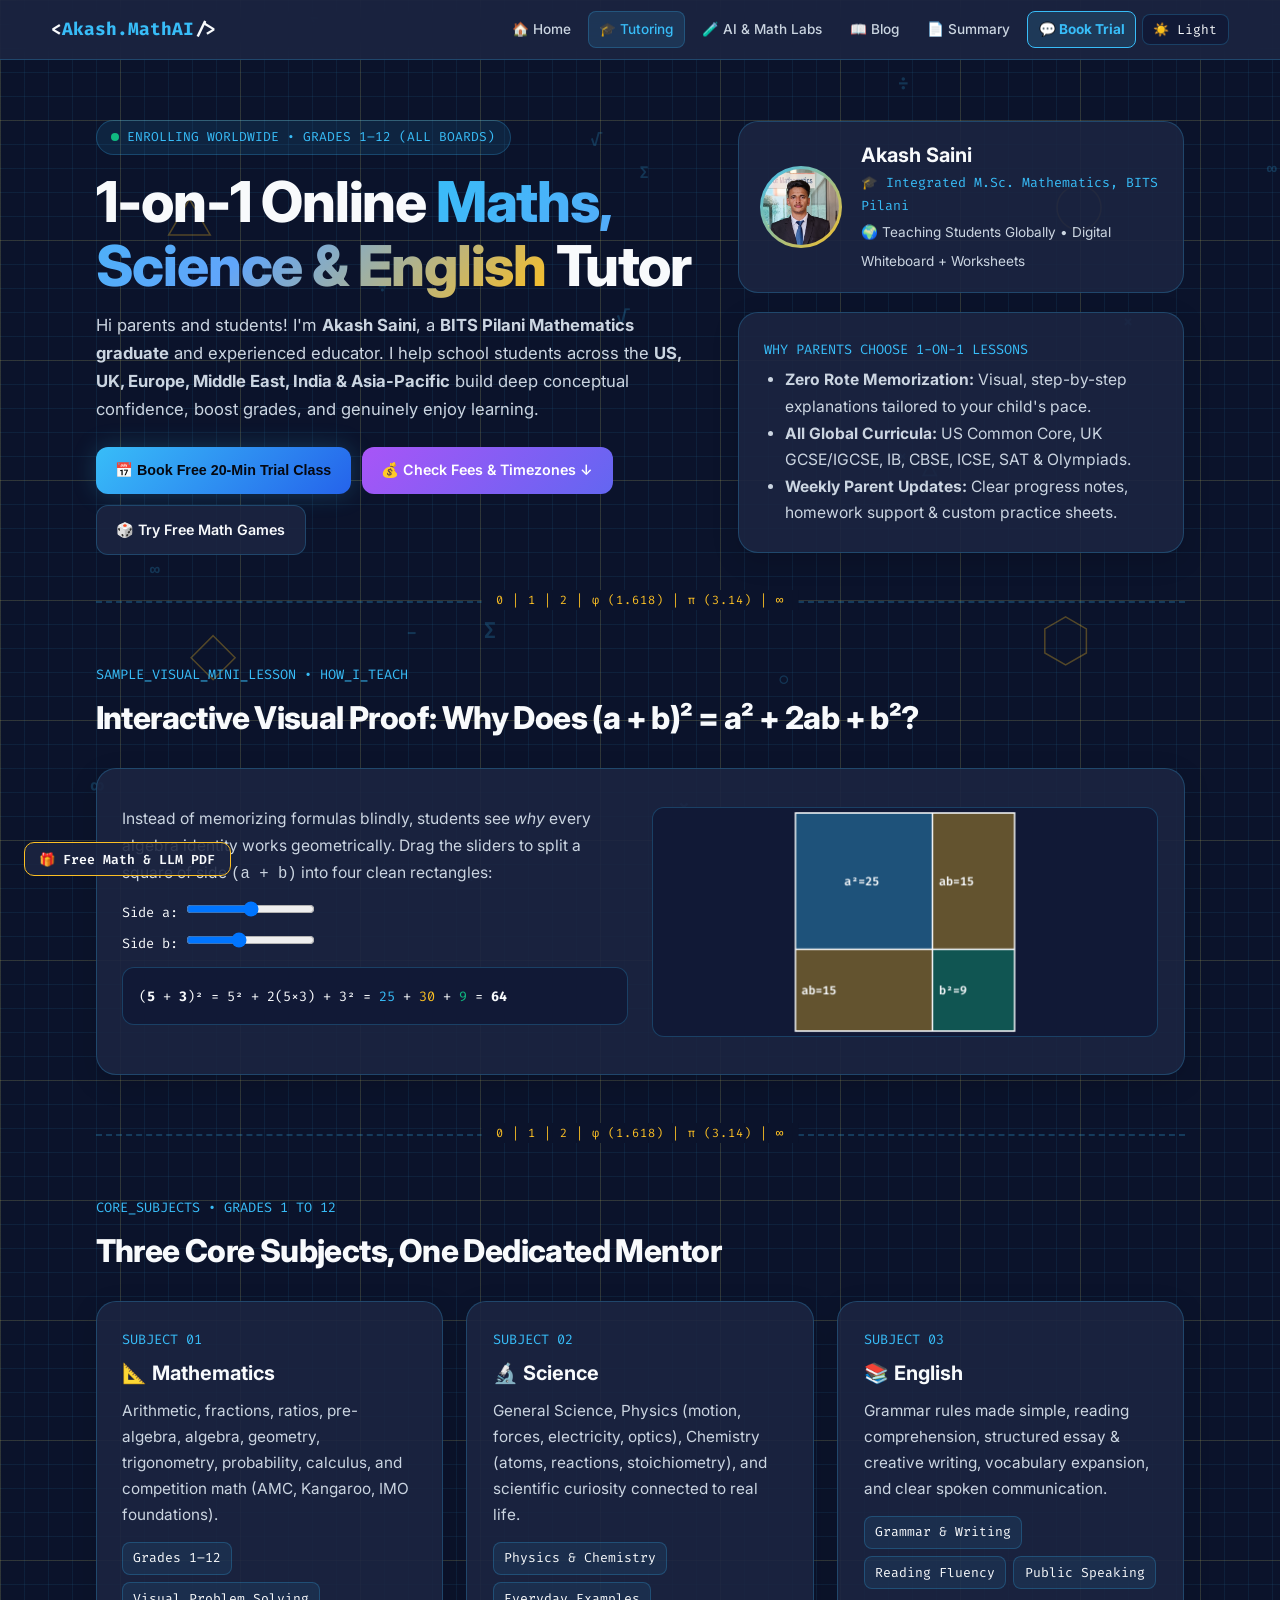
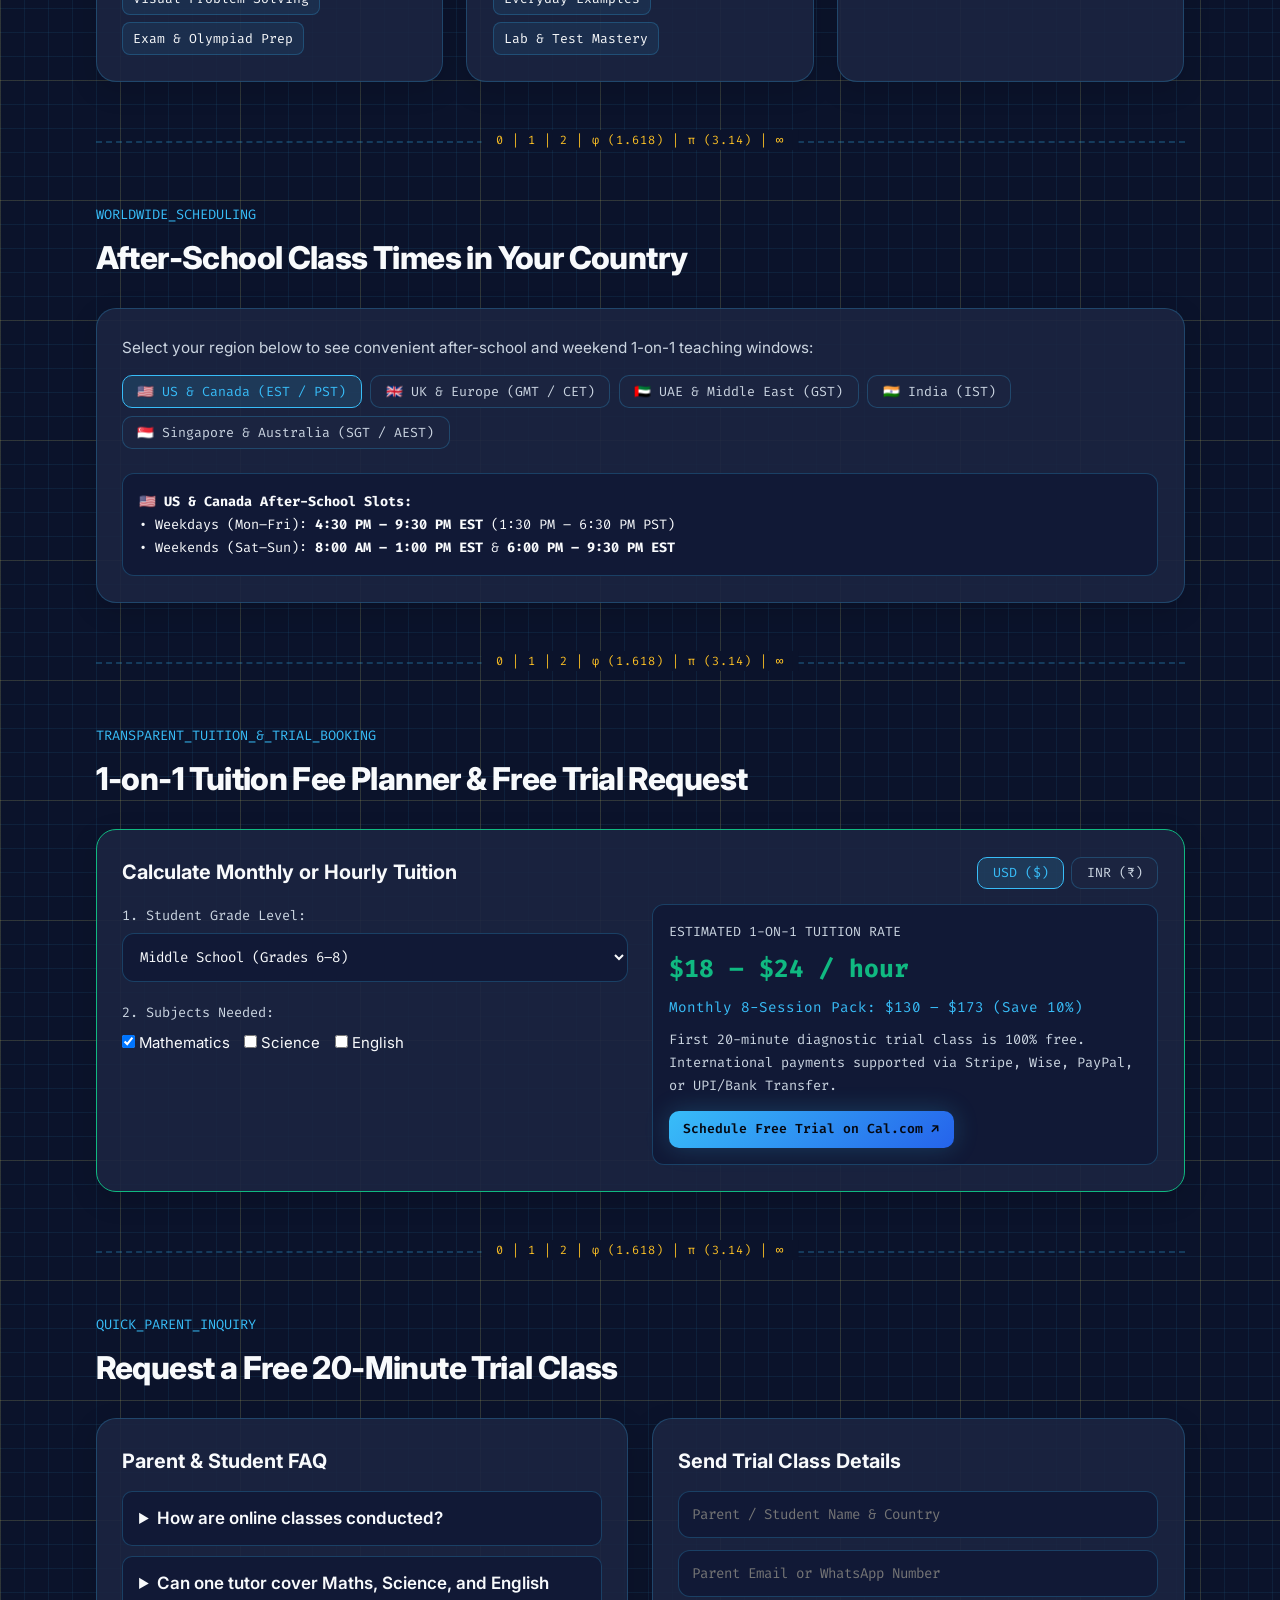
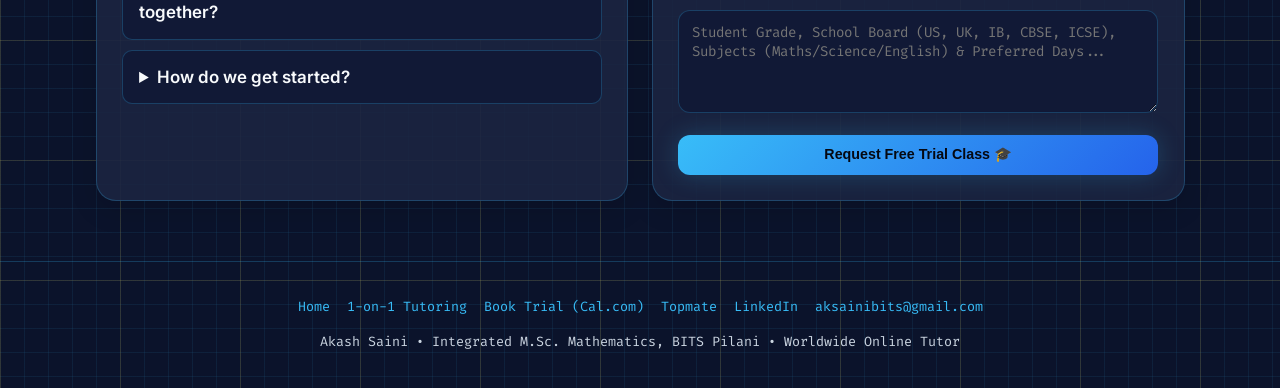
<file: tutoring.html>
<!DOCTYPE html>
<html lang="en" data-theme="dark">
<head>
  <meta charset="UTF-8" />
  <meta name="viewport" content="width=device-width, initial-scale=1.0" />
  <title>1-on-1 Online Maths, Science &amp; English Tutor Worldwide (Grades 1–12) | Akash Saini (BITS Pilani)</title>
  <meta name="description" content="Personal 1-on-1 online tutoring in Mathematics, Science, and English for school students worldwide (Grades 1–12: US Common Core, UK GCSE/IGCSE, IB, CBSE, ICSE & Olympiad prep) by BITS Pilani Mathematics graduate Akash Saini." />
  <link rel="canonical" href="https://akash12740.github.io/tutoring.html" />
  <link rel="icon" type="image/svg+xml" href="assets/img/logo.svg" />
  <link href="https://fonts.googleapis.com/css2?family=Fira+Code:wght@400;600;700&family=Inter:wght@400;600;800&display=swap" rel="stylesheet" />
  <link rel="stylesheet" href="assets/css/style.css?v=6" />
</head>
<body>
<div id="scroll-progress"></div>
<canvas id="neural-canvas"></canvas>
<div id="toast"></div>

<nav>
  <a href="index.html" class="logo">&lt;<span>Akash.MathAI</span>/&gt;</a>
  <button class="mobile-menu-btn" onclick="toggleMobileNav()" aria-label="Toggle Menu">☰</button>
  <div class="nav-links">
    <a href="index.html">🏠 Home</a>
    <a href="tutoring.html" class="active-page">🎓 Tutoring</a>
    <a href="labs.html">🧪 AI &amp; Math Labs</a>
    <a href="blog.html">📖 Blog</a>
    <a href="capabilities.html">📄 Summary</a>
    <a href="#book-trial" class="nav-cta">💬 Book Trial</a>
    <button type="button" id="themeToggle" class="theme-btn" onclick="toggleTheme()">☀️ Light</button>
  </div>
</nav>

<div class="container">
  <header>
    <div>
      <div class="status-pill"><span class="pulse-dot"></span><span>ENROLLING WORLDWIDE • GRADES 1–12 (ALL BOARDS)</span></div>
      <h1>1-on-1 Online <span class="gradient-text">Maths, Science &amp; English</span> Tutor</h1>
      <p class="hero-desc">
        Hi parents and students! I'm <strong>Akash Saini</strong>, a <strong>BITS Pilani Mathematics graduate</strong> and experienced educator. I help school students across the <strong>US, UK, Europe, Middle East, India &amp; Asia-Pacific</strong> build deep conceptual confidence, boost grades, and genuinely enjoy learning.
      </p>
      <div class="cta-group">
        <button type="button" onclick="openTuitionDemoPopup()" class="btn btn-primary">📅 Book Free 20-Min Trial Class</button>
        <a href="#fee-planner" class="btn btn-purple">💰 Check Fees &amp; Timezones ↓</a>
        <a href="labs.html#math-games" class="btn btn-glass">🎲 Try Free Math Games</a>
      </div>
    </div>

    <div class="hero-right">
      <div class="profile-showcase">
        <div class="avatar-ring"><img src="IMG_Akash_Saini.jpg" alt="Akash Saini — Online Maths, Science & English Tutor" /></div>
        <div>
          <h3>Akash Saini</h3>
          <span class="uni-badge">🎓 Integrated M.Sc. Mathematics, BITS Pilani</span>
          <span class="loc-text">🌍 Teaching Students Globally • Digital Whiteboard + Worksheets</span>
        </div>
      </div>
      <div class="card">
        <span class="section-tag">WHY PARENTS CHOOSE 1-ON-1 LESSONS</span>
        <ul class="item-list" style="margin-top:0.35rem;">
          <li><strong>Zero Rote Memorization:</strong> Visual, step-by-step explanations tailored to your child's pace.</li>
          <li><strong>All Global Curricula:</strong> US Common Core, UK GCSE/IGCSE, IB, CBSE, ICSE, SAT &amp; Olympiads.</li>
          <li><strong>Weekly Parent Updates:</strong> Clear progress notes, homework support &amp; custom practice sheets.</li>
        </ul>
      </div>
    </div>
  </header>

  <!-- Interactive Sample Visual Mini-Lesson -->
  <section id="sample-lesson">
    <span class="section-tag">SAMPLE_VISUAL_MINI_LESSON • HOW_I_TEACH</span>
    <h2>Interactive Visual Proof: Why Does (a + b)² = a² + 2ab + b²?</h2>
    <div class="card">
      <div class="grid-2" style="align-items:center;">
        <div>
          <p style="color:var(--muted); font-size:0.92rem; margin-bottom:0.8rem;">
            Instead of memorizing formulas blindly, students see <em>why</em> every algebra identity works geometrically. Drag the sliders to split a square of side <code>(a + b)</code> into four clean rectangles:
          </p>
          <label style="display:block; font-family:'Fira Code',monospace; font-size:0.8rem; margin-bottom:0.5rem;">Side a: <input type="range" id="sqASlider" min="2" max="8" value="5" oninput="updateAlgebraSquare()" /></label>
          <label style="display:block; font-family:'Fira Code',monospace; font-size:0.8rem; margin-bottom:0.65rem;">Side b: <input type="range" id="sqBSlider" min="1" max="6" value="3" oninput="updateAlgebraSquare()" /></label>
          <div id="sqReadout" class="trace-box"></div>
        </div>
        <div>
          <canvas id="algebraSquareCanvas" class="math-canvas" style="height:230px;"></canvas>
        </div>
      </div>
    </div>
  </section>

  <!-- Subjects Covered -->
  <section id="subjects">
    <span class="section-tag">CORE_SUBJECTS • GRADES 1 TO 12</span>
    <h2>Three Core Subjects, One Dedicated Mentor</h2>
    <div class="grid-3">
      <div class="card">
        <span class="section-tag">SUBJECT 01</span>
        <h3>📐 Mathematics</h3>
        <p style="color:var(--muted); font-size:0.9rem; margin:0.45rem 0 0.8rem;">Arithmetic, fractions, ratios, pre-algebra, algebra, geometry, trigonometry, probability, calculus, and competition math (AMC, Kangaroo, IMO foundations).</p>
        <div class="tags"><span class="tag">Grades 1–12</span><span class="tag">Visual Problem Solving</span><span class="tag">Exam &amp; Olympiad Prep</span></div>
      </div>
      <div class="card">
        <span class="section-tag">SUBJECT 02</span>
        <h3>🔬 Science</h3>
        <p style="color:var(--muted); font-size:0.9rem; margin:0.45rem 0 0.8rem;">General Science, Physics (motion, forces, electricity, optics), Chemistry (atoms, reactions, stoichiometry), and scientific curiosity connected to real life.</p>
        <div class="tags"><span class="tag">Physics &amp; Chemistry</span><span class="tag">Everyday Examples</span><span class="tag">Lab &amp; Test Mastery</span></div>
      </div>
      <div class="card">
        <span class="section-tag">SUBJECT 03</span>
        <h3>📚 English</h3>
        <p style="color:var(--muted); font-size:0.9rem; margin:0.45rem 0 0.8rem;">Grammar rules made simple, reading comprehension, structured essay &amp; creative writing, vocabulary expansion, and clear spoken communication.</p>
        <div class="tags"><span class="tag">Grammar &amp; Writing</span><span class="tag">Reading Fluency</span><span class="tag">Public Speaking</span></div>
      </div>
    </div>
  </section>

  <!-- Global Timezone & Slot Finder -->
  <section id="timezones">
    <span class="section-tag">WORLDWIDE_SCHEDULING</span>
    <h2>After-School Class Times in Your Country</h2>
    <div class="card">
      <p style="color:var(--muted); font-size:0.9rem; margin-bottom:0.85rem;">Select your region below to see convenient after-school and weekend 1-on-1 teaching windows:</p>
      <div class="filter-bar" id="tzButtons">
        <button type="button" class="filter-btn active" onclick="showTutorTimezone('us', this)">🇺🇸 US &amp; Canada (EST / PST)</button>
        <button type="button" class="filter-btn" onclick="showTutorTimezone('uk', this)">🇬🇧 UK &amp; Europe (GMT / CET)</button>
        <button type="button" class="filter-btn" onclick="showTutorTimezone('me', this)">🇦🇪 UAE &amp; Middle East (GST)</button>
        <button type="button" class="filter-btn" onclick="showTutorTimezone('in', this)">🇮🇳 India (IST)</button>
        <button type="button" class="filter-btn" onclick="showTutorTimezone('apac', this)">🇸🇬 Singapore &amp; Australia (SGT / AEST)</button>
      </div>
      <div id="tzDisplay" class="trace-box" style="margin:0;">
        <strong>🇺🇸 US &amp; Canada After-School Slots:</strong><br/>
        • Weekdays (Mon–Fri): <strong>4:30 PM – 9:30 PM EST</strong> (1:30 PM – 6:30 PM PST)<br/>
        • Weekends (Sat–Sun): <strong>8:00 AM – 1:00 PM EST</strong> &amp; <strong>6:00 PM – 9:30 PM EST</strong>
      </div>
    </div>
  </section>

  <!-- Interactive Fee Planner -->
  <section id="fee-planner">
    <span class="section-tag">TRANSPARENT_TUITION_&_TRIAL_BOOKING</span>
    <h2>1-on-1 Tuition Fee Planner &amp; Free Trial Request</h2>
    <div class="card" style="border-color:var(--accent-green);">
      <div style="display:flex; justify-content:space-between; align-items:center; flex-wrap:wrap; gap:0.75rem; margin-bottom:0.85rem;">
        <h3 style="margin:0;">Calculate Monthly or Hourly Tuition</h3>
        <div style="display:flex; gap:0.4rem;">
          <button type="button" class="filter-btn active" id="tutUsdBtn" onclick="setTutorCurrency('USD')">USD ($)</button>
          <button type="button" class="filter-btn" id="tutInrBtn" onclick="setTutorCurrency('INR')">INR (₹)</button>
        </div>
      </div>

      <div class="grid-2" style="align-items:start;">
        <div>
          <label style="display:block; font-family:'Fira Code',monospace; font-size:0.8rem; color:var(--muted); margin-bottom:0.35rem;">1. Student Grade Level:</label>
          <select id="tutGrade" class="pg-input" onchange="updateTutorEstimate()">
            <option value="elem">Elementary / Primary School (Grades 1–5)</option>
            <option value="mid" selected>Middle School (Grades 6–8)</option>
            <option value="high">High School (Grades 9–10 • IGCSE / CBSE / ICSE)</option>
            <option value="senior">Senior Secondary &amp; Exam Prep (Grades 11–12 / IB / SAT)</option>
          </select>
          <label style="display:block; font-family:'Fira Code',monospace; font-size:0.8rem; color:var(--muted); margin:0.4rem 0;">2. Subjects Needed:</label>
          <div style="display:flex; flex-wrap:wrap; gap:0.85rem; font-size:0.88rem; color:var(--text);">
            <label style="cursor:pointer;"><input type="checkbox" id="subMath" checked onchange="updateTutorEstimate()" /> Mathematics</label>
            <label style="cursor:pointer;"><input type="checkbox" id="subSci" onchange="updateTutorEstimate()" /> Science</label>
            <label style="cursor:pointer;"><input type="checkbox" id="subEng" onchange="updateTutorEstimate()" /> English</label>
          </div>
        </div>

        <div class="trace-box" style="margin:0;">
          <div style="color:var(--muted); font-size:0.78rem;">ESTIMATED 1-ON-1 TUITION RATE</div>
          <div id="tutRateDisplay" style="font-size:1.45rem; font-weight:800; color:var(--accent-green); margin:0.3rem 0;">$18 – $24 / hour</div>
          <div id="tutPackDisplay" style="font-size:0.84rem; color:var(--accent); margin-bottom:0.45rem;">Monthly 8-Session Pack: $135 – $180 (Save 10%)</div>
          <div style="font-size:0.8rem; color:var(--muted); margin-bottom:0.8rem;">First 20-minute diagnostic trial class is 100% free. International payments supported via Stripe, Wise, PayPal, or UPI/Bank Transfer.</div>
          <a href="https://cal.com/akash-saini-12740/15min" target="_blank" rel="noopener" class="btn btn-primary btn-sm">Schedule Free Trial on Cal.com ↗</a>
        </div>
      </div>
    </div>
  </section>

  <!-- Direct Parent Inquiry Form -->
  <section id="book-trial">
    <span class="section-tag">QUICK_PARENT_INQUIRY</span>
    <h2>Request a Free 20-Minute Trial Class</h2>
    <div class="grid-2">
      <div class="card">
        <h3>Parent &amp; Student FAQ</h3>
        <div style="display:flex; flex-direction:column; gap:0.6rem; margin-top:0.75rem;">
          <details style="background:var(--code-bg); border:1px solid var(--border); border-radius:10px; padding:0.7rem 0.95rem;">
            <summary style="cursor:pointer; font-weight:600;">How are online classes conducted?</summary>
            <p style="color:var(--muted); font-size:0.86rem; margin-top:0.4rem;">Via Zoom or Google Meet with a shared interactive digital whiteboard, live step-by-step problem solving, and PDF notes sent right after every lesson.</p>
          </details>
          <details style="background:var(--code-bg); border:1px solid var(--border); border-radius:10px; padding:0.7rem 0.95rem;">
            <summary style="cursor:pointer; font-weight:600;">Can one tutor cover Maths, Science, and English together?</summary>
            <p style="color:var(--muted); font-size:0.86rem; margin-top:0.4rem;">Yes! Many parents book 2–3 sessions per week splitting time across Mathematics, Science, and English so their child has one consistent, trusted mentor.</p>
          </details>
          <details style="background:var(--code-bg); border:1px solid var(--border); border-radius:10px; padding:0.7rem 0.95rem;">
            <summary style="cursor:pointer; font-weight:600;">How do we get started?</summary>
            <p style="color:var(--muted); font-size:0.86rem; margin-top:0.4rem;">Book a free 20-minute trial class where we meet, assess your child's current topics, and create a personalized study plan.</p>
          </details>
        </div>
      </div>

      <div class="card">
        <h3>Send Trial Class Details</h3>
        <form id="contactForm" onsubmit="handleContactSubmit(event)" style="margin-top:0.75rem;">
          <input type="hidden" id="web3Key" value="b85a0e4a-e4c4-4c83-84cf-5deb470c88c1" />
          <input type="text" id="senderName" class="pg-input" placeholder="Parent / Student Name & Country" required />
          <input type="email" id="senderEmail" class="pg-input" placeholder="Parent Email or WhatsApp Number" required />
          <textarea id="senderMsg" class="pg-textarea" rows="4" placeholder="Student Grade, School Board (US, UK, IB, CBSE, ICSE), Subjects (Maths/Science/English) & Preferred Days..." required></textarea>
          <button type="submit" class="btn btn-primary" style="width:100%; justify-content:center;">Request Free Trial Class 🎓</button>
        </form>
      </div>
    </div>
  </section>
</div>

<footer>
  <div style="display:flex; justify-content:center; flex-wrap:wrap; gap:1rem; margin-bottom:0.75rem;">
    <a href="index.html" style="color:var(--accent); text-decoration:none;">Home</a>
    <a href="tutoring.html" style="color:var(--accent); text-decoration:none;">1-on-1 Tutoring</a>
    <a href="https://cal.com/akash-saini-12740/15min" target="_blank" rel="noopener" style="color:var(--accent); text-decoration:none;">Book Trial (Cal.com)</a>
    <a href="https://topmate.io/akash12740/" target="_blank" rel="noopener" style="color:var(--accent); text-decoration:none;">Topmate</a>
    <a href="https://www.linkedin.com/in/akash-saini-83a42a1b1/" target="_blank" rel="noopener" style="color:var(--accent); text-decoration:none;">LinkedIn</a>
    <a href="mailto:aksainibits@gmail.com" style="color:var(--accent); text-decoration:none;">aksainibits@gmail.com</a>
  </div>
  <div>Akash Saini • Integrated M.Sc. Mathematics, BITS Pilani • Worldwide Online Tutor</div>
</footer>

<div id="shapeTooltip"></div>
<script src="assets/js/app.js?v=6"></script>
</body>
</html>
</file>
<file: assets/css/style.css>
:root {
  --bg: #0b132b;
  --surface: rgba(28, 37, 65, 0.88);
  --surface-solid: #1c2541;
  --code-bg: #111936;
  --text: #f8fafc;
  --muted: #cbd5e1;
  --accent: #38bdf8;
  --accent-2: #2563eb;
  --accent-purple: #a855f7;
  --accent-green: #10b981;
  --accent-red: #ef4444;
  --math-gold: #fbbf24;
  --border: rgba(56, 189, 248, 0.24);
  --grid-minor: rgba(56, 189, 248, 0.08);
  --grid-major: rgba(251, 191, 36, 0.14);
  --glow: 0 0 25px rgba(56, 189, 248, 0.22);
}

[data-theme="light"] {
  --bg: #faf8f2;
  --surface: rgba(255, 255, 255, 0.94);
  --surface-solid: #ffffff;
  --code-bg: #f1efe7;
  --text: #1e293b;
  --muted: #475569;
  --accent: #1d4ed8;
  --accent-2: #2563eb;
  --accent-purple: #7c3aed;
  --accent-green: #059669;
  --accent-red: #dc2626;
  --math-gold: #b45309;
  --border: rgba(29, 78, 216, 0.18);
  --grid-minor: rgba(29, 78, 216, 0.07);
  --grid-major: rgba(217, 119, 6, 0.13);
  --glow: 0 8px 25px rgba(29, 78, 216, 0.14);
}

* { box-sizing: border-box; margin: 0; padding: 0; }
html { scroll-behavior: smooth; font-size: 17px; }

body {
  font-family: 'Inter', -apple-system, BlinkMacSystemFont, sans-serif;
  background-color: var(--bg);
  background-image:
    linear-gradient(to right, var(--grid-major) 1px, transparent 1px),
    linear-gradient(to bottom, var(--grid-major) 1px, transparent 1px),
    linear-gradient(to right, var(--grid-minor) 1px, transparent 1px),
    linear-gradient(to bottom, var(--grid-minor) 1px, transparent 1px);
  background-size: 120px 120px, 120px 120px, 24px 24px, 24px 24px;
  color: var(--text);
  line-height: 1.7;
  overflow-x: hidden;
  transition: background-color 0.3s ease, color 0.3s ease;
}

#neural-canvas {
  position: fixed;
  inset: 0;
  width: 100%;
  height: 100%;
  z-index: -1;
  pointer-events: none;
}

#scroll-progress {
  position: fixed;
  top: 0; left: 0; height: 3px; width: 0%;
  background: linear-gradient(90deg, var(--accent), var(--math-gold), var(--accent-purple));
  z-index: 1200;
  transition: width 0.1s linear;
}

#toast {
  position: fixed;
  top: 76px; right: 24px;
  background: var(--surface-solid);
  border: 1.5px solid var(--accent);
  color: var(--text);
  font-family: 'Fira Code', monospace;
  font-size: 0.82rem;
  padding: 0.8rem 1.15rem;
  border-radius: 12px;
  box-shadow: 0 10px 30px rgba(0, 0, 0, 0.35);
  transform: translateY(-24px);
  opacity: 0;
  pointer-events: none;
  transition: all 0.25s ease;
  z-index: 2200;
}
#toast.show { transform: translateY(0); opacity: 1; }

/* Navigation */
nav {
  position: sticky;
  top: 0;
  z-index: 100;
  min-height: 60px;
  background: var(--surface);
  backdrop-filter: blur(14px);
  border-bottom: 1px solid var(--border);
  padding: 0.55rem 4%;
  display: flex;
  justify-content: space-between;
  align-items: center;
  gap: 0.75rem;
}
.logo {
  font-family: 'Fira Code', monospace;
  font-weight: 700;
  font-size: 1.05rem;
  color: var(--text);
  text-decoration: none;
  white-space: nowrap;
  flex-shrink: 0;
}
.logo span { color: var(--accent); }
.nav-links { display: flex; gap: 0.35rem; align-items: center; flex-wrap: nowrap; }
.nav-links a {
  display: inline-flex;
  align-items: center;
  gap: 0.28rem;
  white-space: nowrap;
  padding: 0.34rem 0.6rem;
  border-radius: 8px;
  color: var(--muted);
  text-decoration: none;
  font-size: 0.8rem;
  font-weight: 500;
  border: 1px solid transparent;
  transition: all 0.2s;
}
.nav-links a:hover, .nav-links a.active-page {
  color: var(--accent);
  background: rgba(56, 189, 248, 0.12);
  border-color: var(--border);
}
.nav-links a.nav-cta {
  background: rgba(56, 189, 248, 0.14);
  border: 1px solid var(--accent);
  color: var(--accent);
  font-weight: 700;
}
.theme-btn {
  background: var(--code-bg);
  border: 1px solid var(--border);
  color: var(--text);
  font-family: 'Fira Code', monospace;
  font-size: 0.76rem;
  padding: 0.34rem 0.62rem;
  border-radius: 8px;
  cursor: pointer;
  white-space: nowrap;
  flex-shrink: 0;
}
.theme-btn:hover { border-color: var(--accent); }
.mobile-menu-btn {
  display: none;
  background: var(--code-bg);
  border: 1px solid var(--border);
  color: var(--text);
  font-family: 'Fira Code', monospace;
  font-size: 0.95rem;
  padding: 0.35rem 0.65rem;
  border-radius: 8px;
  cursor: pointer;
}

.container { max-width: 1140px; margin: 0 auto; padding: 0 1.5rem; }

/* Hero */
header {
  padding: 3.5rem 0 2.75rem;
  display: grid;
  grid-template-columns: 1.15fr 0.85fr;
  gap: 2.25rem;
  align-items: center;
}
.status-pill {
  display: inline-flex;
  align-items: center;
  gap: 0.5rem;
  background: rgba(56, 189, 248, 0.1);
  border: 1px solid var(--border);
  color: var(--accent);
  padding: 0.34rem 0.85rem;
  border-radius: 999px;
  font-size: 0.76rem;
  font-family: 'Fira Code', monospace;
  margin-bottom: 0.9rem;
}
.pulse-dot { width: 8px; height: 8px; background: var(--accent-green); border-radius: 50%; }
h1 {
  font-size: clamp(2.1rem, 4.4vw, 3.35rem);
  font-weight: 800;
  line-height: 1.14;
  letter-spacing: -1.2px;
  margin-bottom: 0.7rem;
}
.gradient-text {
  background: linear-gradient(135deg, var(--accent) 0%, #60a5fa 50%, var(--math-gold) 100%);
  -webkit-background-clip: text;
  -webkit-text-fill-color: transparent;
}
.typing-wrapper {
  font-family: 'Fira Code', monospace;
  font-size: 0.98rem;
  color: var(--accent);
  min-height: 1.6rem;
  margin-bottom: 0.9rem;
}
.hero-desc { color: var(--muted); font-size: 0.98rem; margin-bottom: 1.35rem; max-width: 600px; }
.cta-group { display: flex; flex-wrap: wrap; gap: 0.65rem; }

.audience-switch {
  display: inline-flex;
  gap: 0.35rem;
  background: var(--code-bg);
  padding: 0.3rem;
  border-radius: 12px;
  border: 1px solid var(--border);
  margin-bottom: 1.1rem;
}
.audience-tab {
  background: transparent;
  border: none;
  color: var(--muted);
  font-family: 'Fira Code', monospace;
  font-size: 0.78rem;
  padding: 0.42rem 0.85rem;
  border-radius: 9px;
  cursor: pointer;
  font-weight: 600;
  transition: all 0.2s;
}
.audience-tab.active {
  background: var(--accent);
  color: #0b132b;
}
[data-theme="light"] .audience-tab.active { color: #ffffff; }

.btn {
  display: inline-flex;
  align-items: center;
  gap: 0.42rem;
  padding: 0.68rem 1.15rem;
  border-radius: 12px;
  font-weight: 600;
  font-size: 0.84rem;
  text-decoration: none;
  transition: all 0.2s ease;
  cursor: pointer;
}
.btn-primary {
  background: linear-gradient(135deg, var(--accent), var(--accent-2));
  color: #ffffff;
  border: none;
  box-shadow: var(--glow);
}
[data-theme="dark"] .btn-primary, :root:not([data-theme="light"]) .btn-primary { color: #050811; }
.btn-primary:hover { transform: translateY(-2px); }
.btn-purple { background: linear-gradient(135deg, #a855f7, #6366f1); color: #ffffff; border: none; }
.btn-purple:hover { transform: translateY(-2px); }
.btn-glass { background: var(--surface); border: 1px solid var(--border); color: var(--text); }
.btn-glass:hover { border-color: var(--accent); transform: translateY(-2px); }
.btn-sm { padding: 0.44rem 0.84rem; font-size: 0.77rem; border-radius: 10px; font-family: 'Fira Code', monospace; }

/* Profile Card & Terminal */
.hero-right { display: flex; flex-direction: column; gap: 1.1rem; }
.profile-showcase {
  display: flex;
  align-items: center;
  gap: 1.1rem;
  background: var(--surface);
  border: 1.5px solid var(--border);
  border-radius: 20px;
  padding: 1rem 1.25rem;
}
.avatar-ring {
  width: 82px; height: 82px;
  border-radius: 50%;
  padding: 3px;
  background: linear-gradient(135deg, var(--accent), var(--math-gold));
  flex-shrink: 0;
}
.avatar-ring img { width: 100%; height: 100%; object-fit: cover; object-position: top center; border-radius: 50%; display: block; }
.uni-badge { font-family: 'Fira Code', monospace; font-size: 0.78rem; color: var(--accent); display: block; }
.loc-text { font-size: 0.8rem; color: var(--muted); }

.terminal {
  background: var(--code-bg);
  border: 1.5px solid var(--border);
  border-radius: 20px;
  overflow: hidden;
  font-family: 'Fira Code', monospace;
  font-size: 0.8rem;
}
.terminal-header {
  background: var(--surface);
  padding: 0.55rem 1rem;
  display: flex;
  justify-content: space-between;
  border-bottom: 1px solid var(--border);
}
.dots { display: flex; gap: 6px; align-items: center; }
.dot { width: 10px; height: 10px; border-radius: 50%; }
.dot.red { background: #ef4444; }
.dot.yellow { background: #f59e0b; }
.dot.green { background: #10b981; }
.terminal-body { padding: 1rem; min-height: 145px; color: var(--text); }
.cmd-output { color: var(--muted); margin: 0.45rem 0 0.65rem; padding-left: 0.75rem; border-left: 2px solid var(--accent); }
.terminal-actions {
  display: flex; flex-wrap: wrap; gap: 0.42rem;
  padding: 0.6rem 1rem;
  background: var(--surface);
  border-top: 1px solid var(--border);
}
.term-chip {
  background: rgba(56, 189, 248, 0.1);
  border: 1px solid var(--border);
  color: var(--accent);
  font-family: 'Fira Code', monospace;
  font-size: 0.73rem;
  padding: 0.24rem 0.52rem;
  border-radius: 7px;
  cursor: pointer;
}
.term-chip:hover { border-color: var(--accent); }

/* Sections & Cards */
section {
  position: relative;
  padding: 3.5rem 0;
  border-top: 2px dashed var(--border);
}
section::before {
  content: "0   |   1   |   2   |   φ (1.618)   |   π (3.14)   |   ∞";
  position: absolute;
  top: -0.78rem;
  left: 50%;
  transform: translateX(-50%);
  background: var(--bg);
  padding: 0 0.85rem;
  font-family: 'Fira Code', monospace;
  font-size: 0.7rem;
  color: var(--math-gold);
  letter-spacing: 1px;
  white-space: nowrap;
}
.section-tag { font-family: 'Fira Code', monospace; color: var(--accent); font-size: 0.8rem; display: block; margin-bottom: 0.35rem; }
h2 { font-size: 1.85rem; font-weight: 800; letter-spacing: -0.6px; margin-bottom: 1.35rem; }

.card {
  background: var(--surface);
  border: 1.5px solid var(--border);
  border-radius: 20px;
  padding: 1.5rem;
  box-shadow: 0 8px 28px rgba(0, 0, 0, 0.14);
  transition: transform 0.2s, border-color 0.25s;
}
.card:hover { border-color: var(--accent); }

.metrics-grid { display: grid; grid-template-columns: repeat(auto-fit, minmax(200px, 1fr)); gap: 1.15rem; margin: 0.75rem 0 2rem; }
.metric-card { text-align: center; }
.metric-num {
  font-size: 1.85rem; font-weight: 800; font-family: 'Fira Code', monospace;
  background: linear-gradient(135deg, var(--accent), var(--math-gold));
  -webkit-background-clip: text; -webkit-text-fill-color: transparent;
}
.metric-label { color: var(--muted); font-size: 0.84rem; }

.grid-3 { display: grid; grid-template-columns: repeat(auto-fit, minmax(min(100%, 300px), 1fr)); gap: 1.4rem; }
.grid-2 { display: grid; grid-template-columns: repeat(auto-fit, minmax(min(100%, 340px), 1fr)); gap: 1.4rem; }

.filter-bar { display: flex; flex-wrap: wrap; gap: 0.5rem; margin-bottom: 1.4rem; }
.filter-btn {
  background: var(--surface);
  border: 1px solid var(--border);
  color: var(--muted);
  font-family: 'Fira Code', monospace;
  font-size: 0.78rem;
  padding: 0.4rem 0.85rem;
  border-radius: 10px;
  cursor: pointer;
}
.filter-btn.active, .filter-btn:hover { background: rgba(56, 189, 248, 0.14); border-color: var(--accent); color: var(--accent); }

.tags { display: flex; flex-wrap: wrap; gap: 0.42rem; margin-top: 0.75rem; }
.tag {
  background: rgba(56, 189, 248, 0.08);
  border: 1px solid var(--border);
  color: var(--text);
  padding: 0.26rem 0.6rem;
  border-radius: 8px;
  font-size: 0.77rem;
  font-family: 'Fira Code', monospace;
}

.hf-frame-wrap { border-radius: 14px; overflow: hidden; border: 1px solid var(--border); margin-top: 0.85rem; }
.hf-frame-wrap iframe { width: 100%; height: 520px; border: none; display: block; }

.trace-box {
  background: var(--code-bg);
  border: 1px solid var(--border);
  border-radius: 12px;
  padding: 0.95rem;
  font-family: 'Fira Code', monospace;
  font-size: 0.8rem;
  margin: 0.7rem 0;
}
.verdict-box {
  margin-top: 0.85rem;
  padding: 0.9rem;
  border-radius: 12px;
  background: rgba(16, 185, 129, 0.1);
  border-left: 3px solid var(--accent-green);
  font-size: 0.88rem;
  display: none;
}
.verdict-box.show { display: block; }

canvas.math-canvas {
  width: 100%;
  height: 210px;
  background: var(--code-bg);
  border: 1px solid var(--border);
  border-radius: 12px;
  display: block;
  margin: 0.7rem 0;
}

.timeline { padding-left: 1.65rem; border-left: 2px solid var(--border); display: flex; flex-direction: column; gap: 1.35rem; }
.item-header { display: flex; justify-content: space-between; flex-wrap: wrap; gap: 0.5rem; margin-bottom: 0.35rem; }
.item-title { font-weight: 700; font-size: 1.05rem; }
.item-company { color: var(--accent); font-weight: 600; }
.item-date { font-family: 'Fira Code', monospace; font-size: 0.77rem; color: var(--muted); }
.item-list { padding-left: 1.2rem; color: var(--muted); font-size: 0.92rem; margin-top: 0.45rem; }

/* Modals */
.modal-backdrop {
  position: fixed; inset: 0;
  background: rgba(5, 8, 17, 0.85);
  backdrop-filter: blur(8px);
  display: none;
  align-items: center;
  justify-content: center;
  z-index: 1500;
  padding: 1.25rem;
}
.modal-backdrop.open { display: flex; }
.modal-box {
  background: var(--surface-solid);
  border: 1.5px solid var(--accent);
  border-radius: 20px;
  max-width: 720px;
  max-height: 88vh;
  overflow-y: auto;
  width: 100%;
  padding: 1.85rem;
  position: relative;
}
.modal-close {
  position: absolute; top: 1.05rem; right: 1.05rem;
  background: rgba(239, 68, 68, 0.14);
  border: 1px solid rgba(239, 68, 68, 0.5);
  color: #ef4444;
  font-weight: 700;
  width: 32px; height: 32px;
  border-radius: 8px;
  cursor: pointer;
  transition: background 0.2s ease, transform 0.15s ease;
}
.modal-close:hover { background: rgba(239, 68, 68, 0.26); transform: scale(1.06); }

.pg-input, .pg-textarea {
  width: 100%;
  background: var(--code-bg);
  border: 1px solid var(--border);
  border-radius: 12px;
  color: var(--text);
  font-family: 'Fira Code', monospace;
  font-size: 0.83rem;
  padding: 0.75rem;
  margin-bottom: 0.75rem;
}

#shapeTooltip {
  position: fixed;
  pointer-events: none;
  background: var(--surface-solid);
  border: 2px solid var(--math-gold);
  color: var(--text);
  font-family: 'Fira Code', monospace;
  font-size: 0.76rem;
  padding: 0.45rem 0.75rem;
  border-radius: 12px;
  box-shadow: 0 8px 24px rgba(0, 0, 0, 0.25);
  z-index: 1800;
  display: none;
}

footer {
  text-align: center;
  padding: 2rem 1rem;
  border-top: 1px solid var(--border);
  color: var(--muted);
  font-family: 'Fira Code', monospace;
  font-size: 0.79rem;
}

@media (max-width: 1060px) {
  .mobile-menu-btn { display: inline-flex; align-items: center; }
  .nav-links { display: none; }
  .nav-links.mobile-open {
    display: flex;
    flex-direction: column;
    align-items: flex-start;
    position: absolute;
    top: 100%;
    left: 0;
    right: 0;
    background: var(--surface-solid);
    border-bottom: 1px solid var(--border);
    padding: 0.9rem 5%;
    gap: 0.5rem;
    z-index: 200;
  }
}

@media (max-width: 900px) {
  header { grid-template-columns: 1fr; }
}

@media (max-width: 600px) {
  .container { padding: 0 1rem; }
  .card { padding: 1.2rem; }
  .hf-frame-wrap iframe { height: 380px; }
  .profile-showcase { flex-direction: column; text-align: center; }
}
</file>
